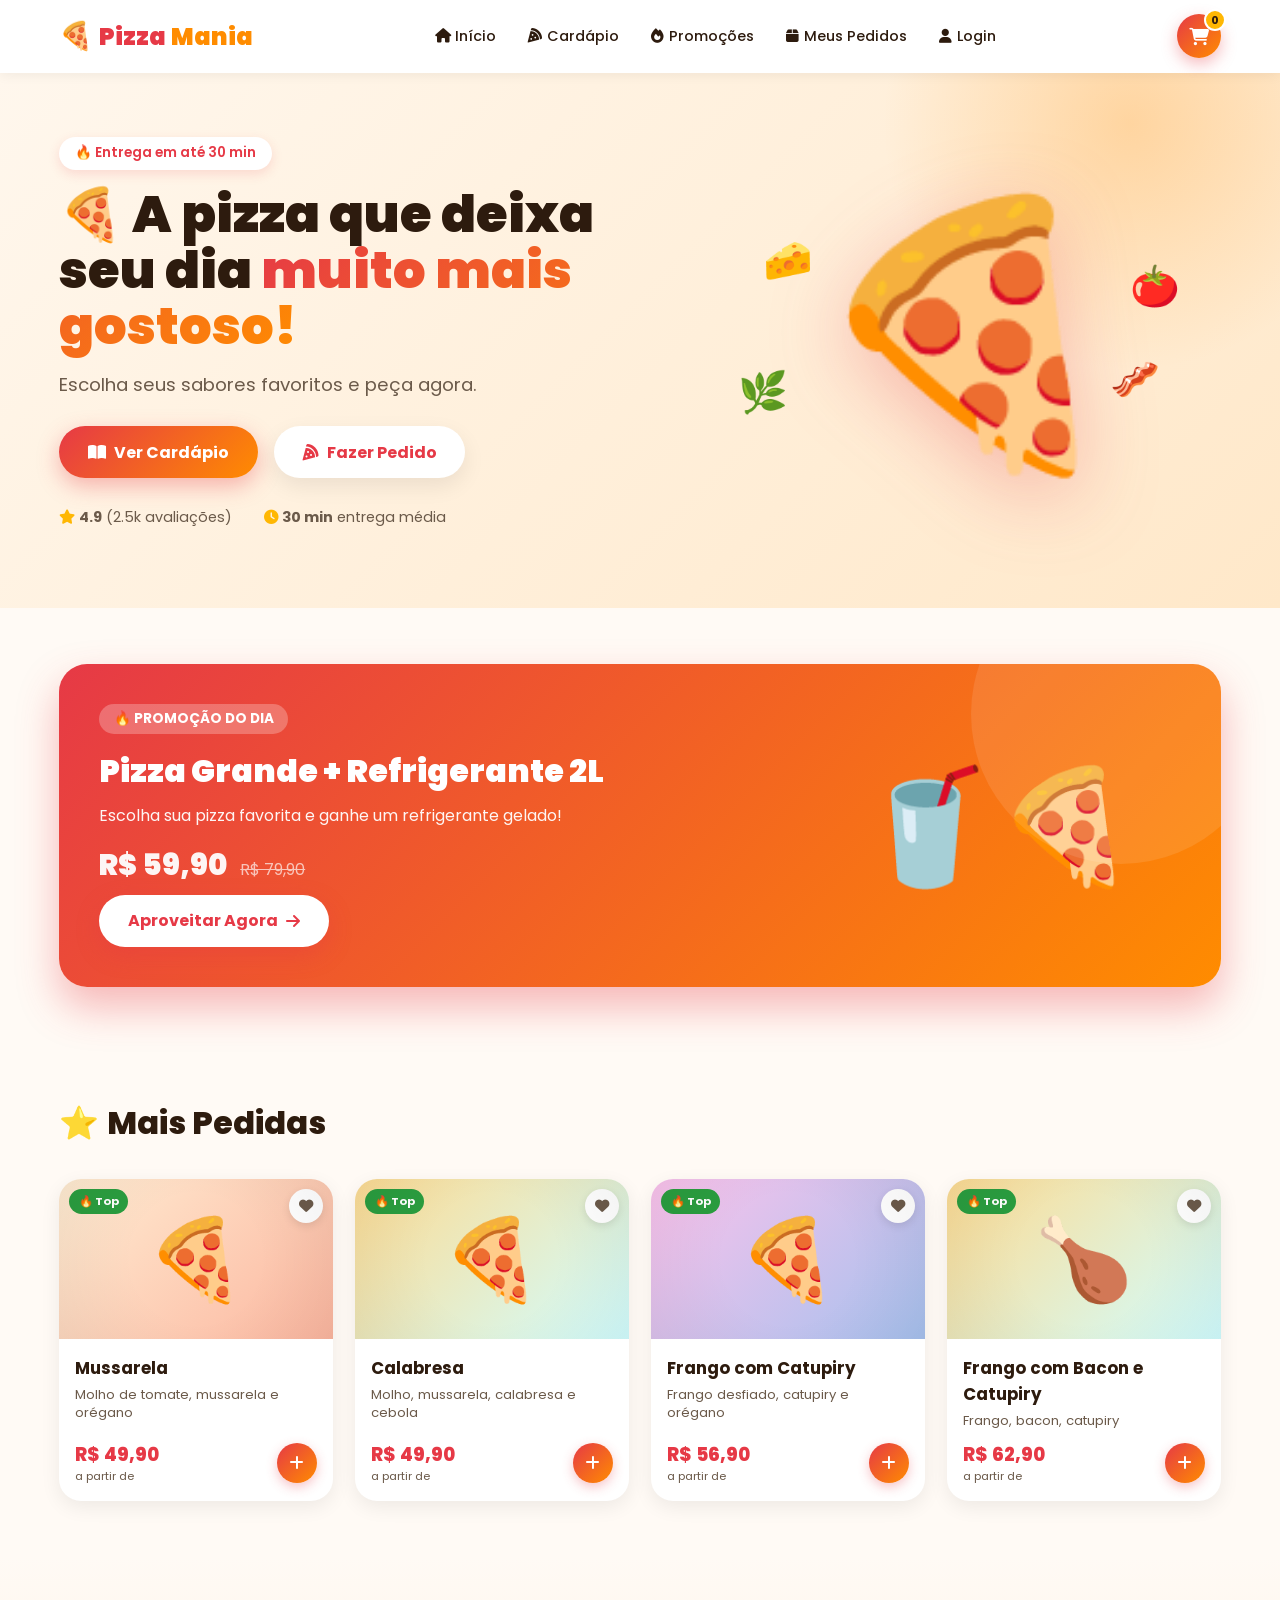
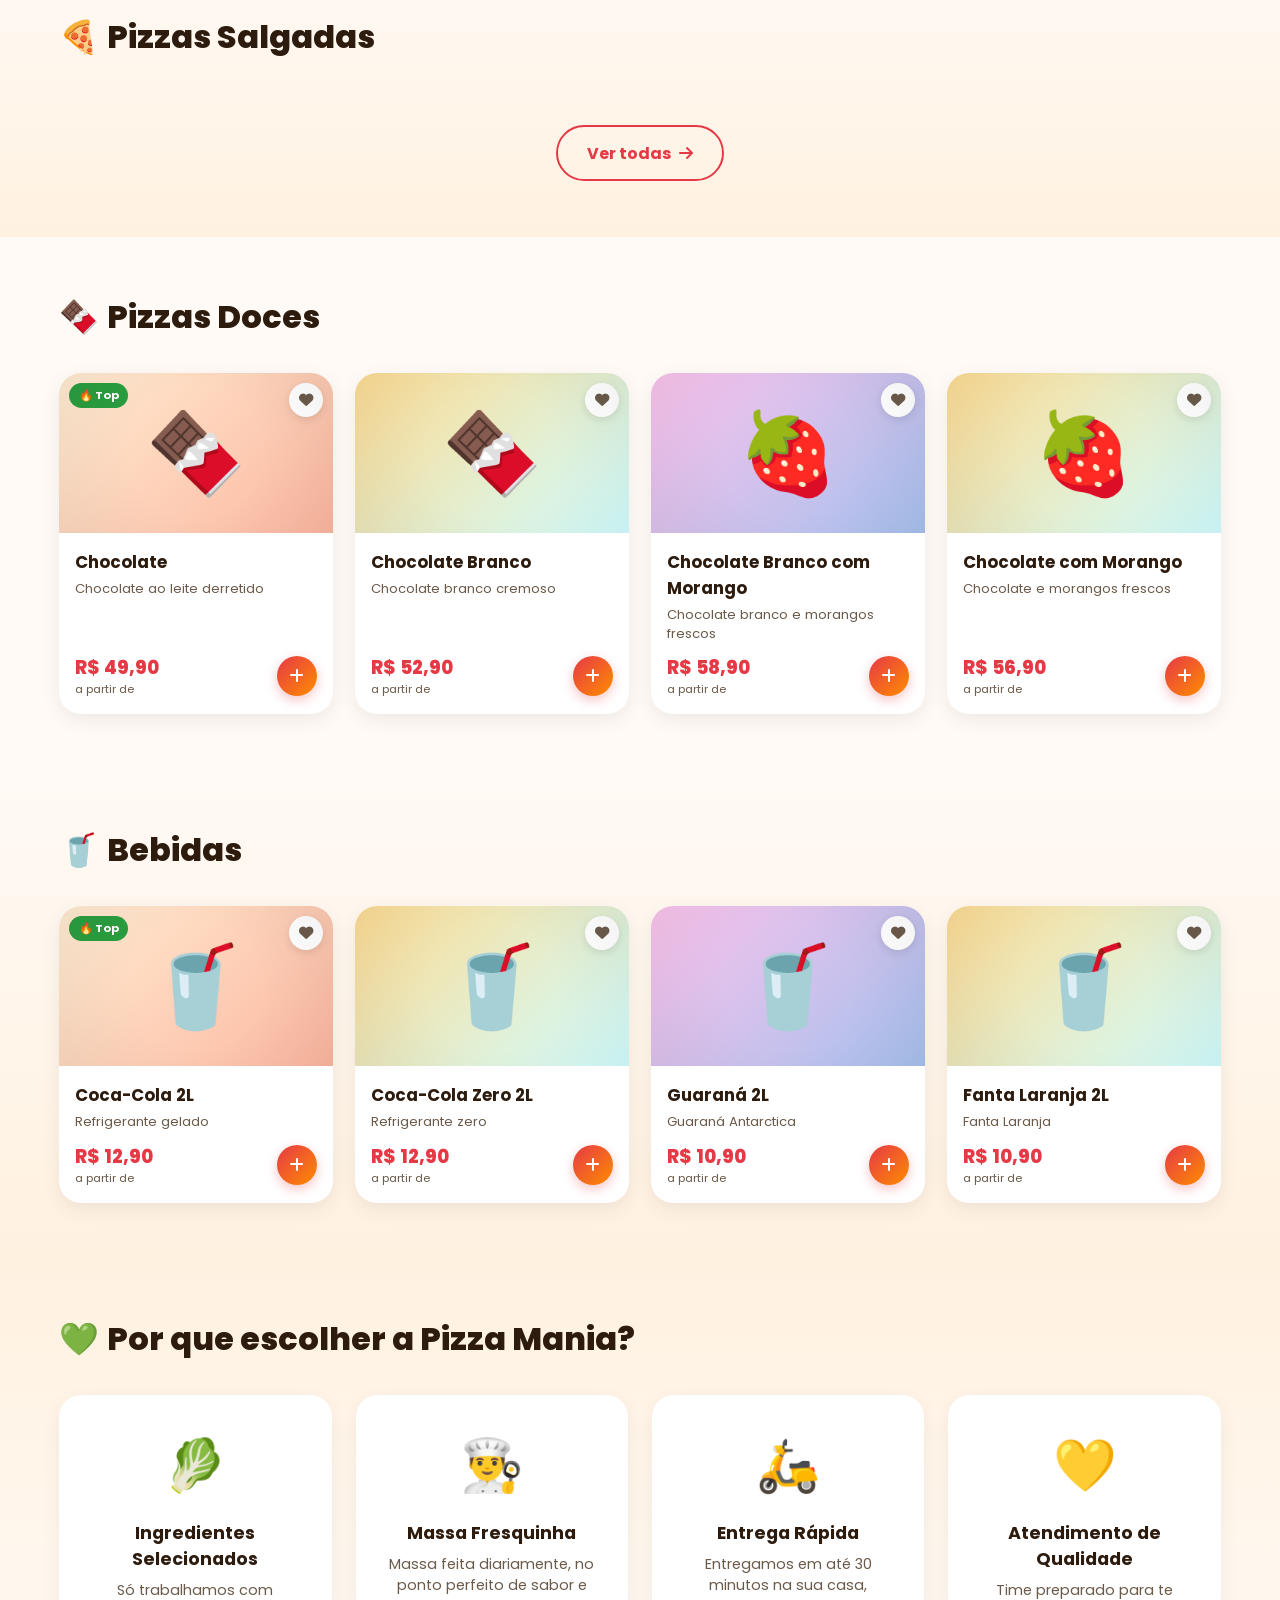
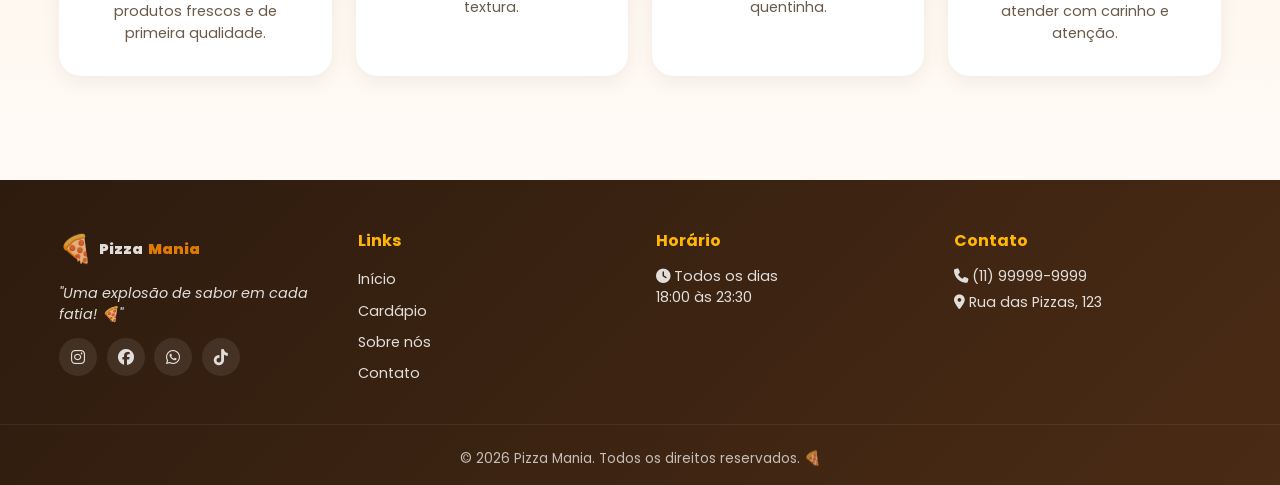
<file: index.html>
<!DOCTYPE html>
<html lang="pt-BR">
<head>
<meta charset="UTF-8">
<meta name="viewport" content="width=device-width, initial-scale=1.0">
<title>Pizza Mania 🍕 - A pizza que deixa seu dia mais gostoso</title>
<link rel="stylesheet" href="css/style.css">
<link rel="stylesheet" href="https://cdnjs.cloudflare.com/ajax/libs/font-awesome/6.5.0/css/all.min.css">
<link href="https://fonts.googleapis.com/css2?family=Poppins:wght@300;400;600;700;900&display=swap" rel="stylesheet">
</head>
<body>

<div class="loading" id="loading">
  <div class="pizza-loader">🍕</div>
</div>

<header class="header">
  <div class="container nav-wrap">
    <a href="index.html" class="logo"><span>🍕</span> Pizza<span>Mania</span></a>
    <nav class="nav" id="nav">
      <a href="index.html"><i class="fas fa-home"></i> Início</a>
      <a href="cardapio.html"><i class="fas fa-pizza-slice"></i> Cardápio</a>
      <a href="index.html#promocoes"><i class="fas fa-fire"></i> Promoções</a>
      <a href="pedido.html"><i class="fas fa-box"></i> Meus Pedidos</a>
      <a href="login.html"><i class="fas fa-user"></i> Login</a>
    </nav>
    <div class="nav-actions">
      <a href="carrinho.html" class="cart-btn">
        <i class="fas fa-shopping-cart"></i>
        <span class="cart-count" id="cartCount">0</span>
      </a>
      <button class="menu-toggle" id="menuToggle"><i class="fas fa-bars"></i></button>
    </div>
  </div>
</header>

<section class="hero">
  <div class="container hero-wrap">
    <div class="hero-text">
      <span class="badge">🔥 Entrega em até 30 min</span>
      <h1>🍕 A pizza que deixa seu dia <span>muito mais gostoso!</span></h1>
      <p>Escolha seus sabores favoritos e peça agora.</p>
      <div class="hero-buttons">
        <a href="cardapio.html" class="btn btn-primary"><i class="fas fa-book-open"></i> Ver Cardápio</a>
        <a href="pizza.html" class="btn btn-secondary"><i class="fas fa-pizza-slice"></i> Fazer Pedido</a>
      </div>
      <div class="hero-info">
        <div><i class="fas fa-star"></i> <strong>4.9</strong> (2.5k avaliações)</div>
        <div><i class="fas fa-clock"></i> <strong>30 min</strong> entrega média</div>
      </div>
    </div>
    <div class="hero-img">
      <div class="pizza-emoji">🍕</div>
      <span class="float-item i1">🧀</span>
      <span class="float-item i2">🍅</span>
      <span class="float-item i3">🌿</span>
      <span class="float-item i4">🥓</span>
    </div>
  </div>
</section>

<section class="section" id="promocoes">
  <div class="container">
    <div class="promo-banner">
      <div class="promo-content">
        <span class="promo-tag">🔥 PROMOÇÃO DO DIA</span>
        <h2>Pizza Grande + Refrigerante 2L</h2>
        <p>Escolha sua pizza favorita e ganhe um refrigerante gelado!</p>
        <p class="promo-price">R$ 59,90 <span>R$ 79,90</span></p>
        <a href="cardapio.html" class="btn btn-primary">Aproveitar Agora <i class="fas fa-arrow-right"></i></a>
      </div>
      <div class="promo-img">🥤🍕</div>
    </div>
  </div>
</section>

<section class="section">
  <div class="container">
    <h2 class="section-title"><span>⭐</span> Mais Pedidas</h2>
    <div class="products-grid" id="maisPedidas"></div>
  </div>
</section>

<section class="section bg-light">
  <div class="container">
    <h2 class="section-title"><span>🍕</span> Pizzas Salgadas</h2>
    <div class="products-grid" id="salgadas"></div>
    <div class="center-btn"><a href="cardapio.html" class="btn btn-outline">Ver todas <i class="fas fa-arrow-right"></i></a></div>
  </div>
</section>

<section class="section">
  <div class="container">
    <h2 class="section-title"><span>🍫</span> Pizzas Doces</h2>
    <div class="products-grid" id="doces"></div>
  </div>
</section>

<section class="section bg-light">
  <div class="container">
    <h2 class="section-title"><span>🥤</span> Bebidas</h2>
    <div class="products-grid" id="bebidas"></div>
  </div>
</section>

<section class="section why">
  <div class="container">
    <h2 class="section-title"><span>💚</span> Por que escolher a Pizza Mania?</h2>
    <div class="why-grid">
      <div class="why-card"><div class="why-icon">🥬</div><h3>Ingredientes Selecionados</h3><p>Só trabalhamos com produtos frescos e de primeira qualidade.</p></div>
      <div class="why-card"><div class="why-icon">👨‍🍳</div><h3>Massa Fresquinha</h3><p>Massa feita diariamente, no ponto perfeito de sabor e textura.</p></div>
      <div class="why-card"><div class="why-icon">🛵</div><h3>Entrega Rápida</h3><p>Entregamos em até 30 minutos na sua casa, quentinha.</p></div>
      <div class="why-card"><div class="why-icon">💛</div><h3>Atendimento de Qualidade</h3><p>Time preparado para te atender com carinho e atenção.</p></div>
    </div>
  </div>
</section>

<footer class="footer">
  <div class="container footer-grid">
    <div>
      <a href="index.html" class="logo"><span>🍕</span> Pizza<span>Mania</span></a>
      <p class="footer-tag">"Uma explosão de sabor em cada fatia! 🍕"</p>
      <div class="socials">
        <a href="#"><i class="fab fa-instagram"></i></a>
        <a href="#"><i class="fab fa-facebook"></i></a>
        <a href="#"><i class="fab fa-whatsapp"></i></a>
        <a href="#"><i class="fab fa-tiktok"></i></a>
      </div>
    </div>
    <div>
      <h4>Links</h4>
      <ul>
        <li><a href="index.html">Início</a></li>
        <li><a href="cardapio.html">Cardápio</a></li>
        <li><a href="#">Sobre nós</a></li>
        <li><a href="#">Contato</a></li>
      </ul>
    </div>
    <div>
      <h4>Horário</h4>
      <p><i class="fas fa-clock"></i> Todos os dias<br>18:00 às 23:30</p>
    </div>
    <div>
      <h4>Contato</h4>
      <p><i class="fas fa-phone"></i> (11) 99999-9999</p>
      <p><i class="fas fa-map-marker-alt"></i> Rua das Pizzas, 123</p>
    </div>
  </div>
  <div class="footer-bottom">© 2026 Pizza Mania. Todos os direitos reservados. 🍕</div>
</footer>

<button class="back-to-top" id="backToTop"><i class="fas fa-chevron-up"></i></button>

<script src="js/produtos.js"></script>
<script src="js/script.js"></script>
<script>
  document.addEventListener('DOMContentLoaded', () => {
    renderProductCards('maisPedidas', PRODUTOS.filter(p => p.destaque).slice(0,4));
    renderProductCards('salgadas', PRODUTOS.filter(p => p.categoria === 'salgadas').slice(0,4));
    renderProductCards('doces', PRODUTOS.filter(p => p.categoria === 'doces').slice(0,4));
    renderProductCards('bebidas', PRODUTOS.filter(p => p.categoria === 'bebidas').slice(0,4));
  });
</script>
</body>
</html>
</file>
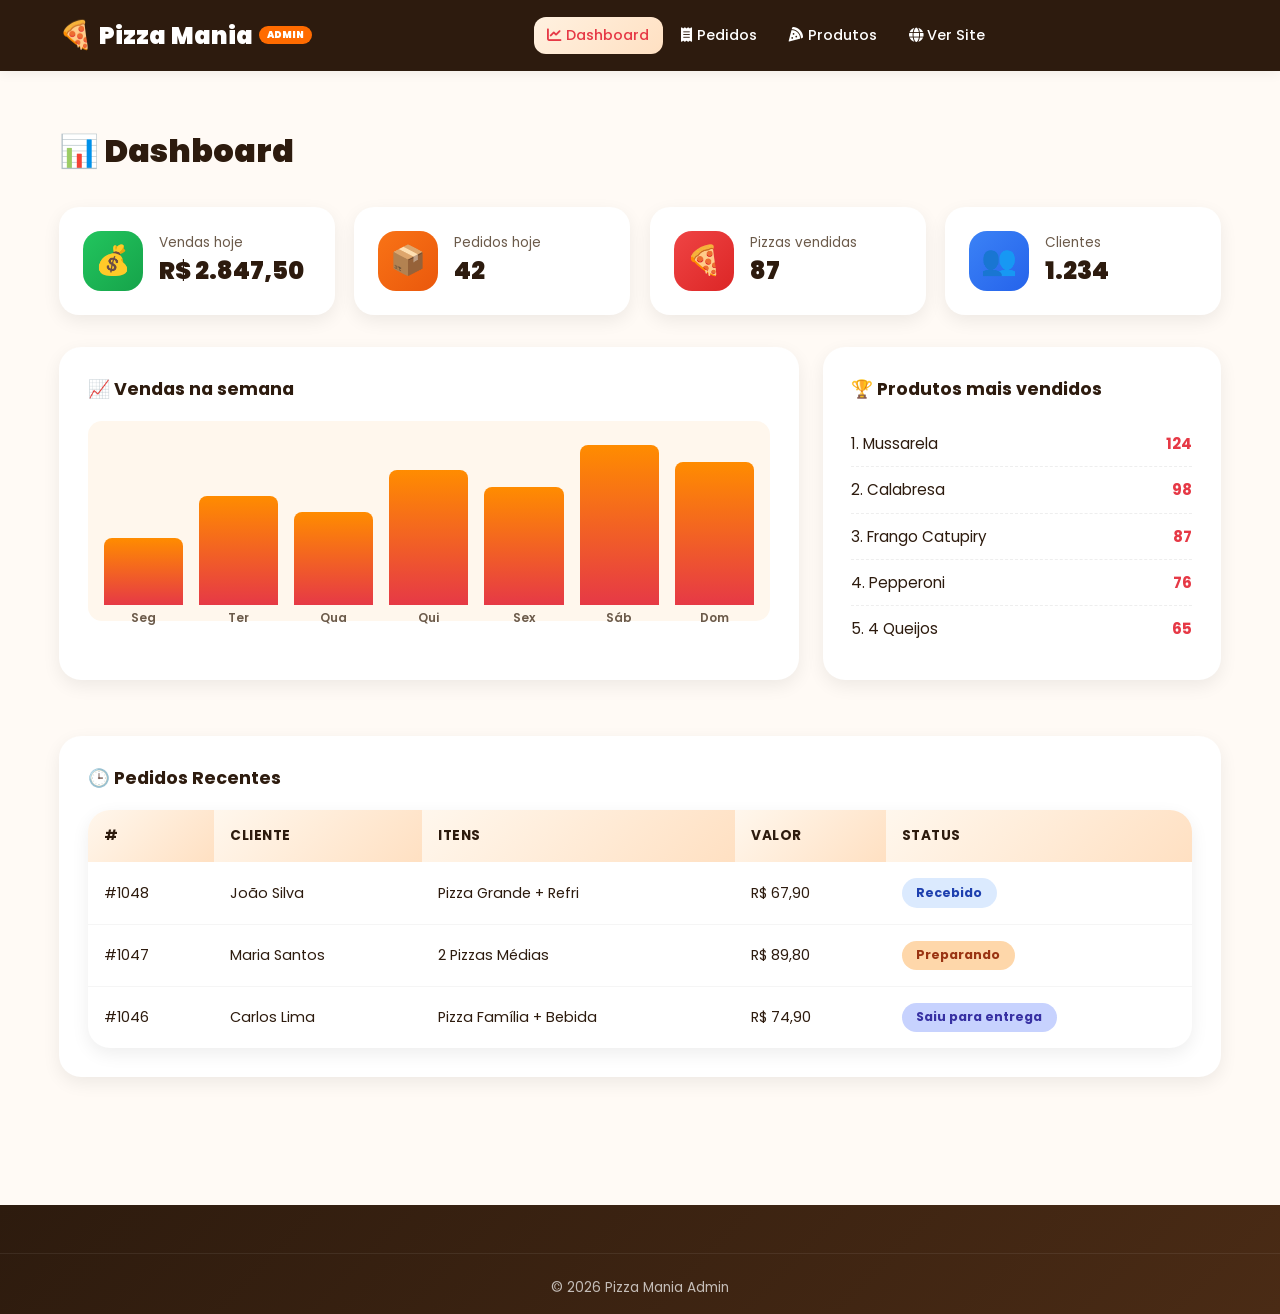
<file: admin.html>
<!DOCTYPE html>
<html lang="pt-BR">
<head>
<meta charset="UTF-8">
<meta name="viewport" content="width=device-width, initial-scale=1.0">
<title>Admin · Pizza Mania</title>
<link rel="stylesheet" href="css/style.css">
<link rel="stylesheet" href="https://cdnjs.cloudflare.com/ajax/libs/font-awesome/6.5.0/css/all.min.css">
<link href="https://fonts.googleapis.com/css2?family=Poppins:wght@300;400;600;700;900&display=swap" rel="stylesheet">
</head>
<body>

<header class="header admin-header">
  <div class="container nav-wrap">
    <a href="admin.html" class="logo"><span>🍕</span> Pizza<span>Mania</span> <small style="font-size:.6rem;background:#ff6b00;padding:2px 8px;border-radius:20px">ADMIN</small></a>
    <nav class="nav" id="nav">
      <a href="admin.html" class="active"><i class="fas fa-chart-line"></i> Dashboard</a>
      <a href="pedidos-admin.html"><i class="fas fa-receipt"></i> Pedidos</a>
      <a href="produtos-admin.html"><i class="fas fa-pizza-slice"></i> Produtos</a>
      <a href="index.html"><i class="fas fa-globe"></i> Ver Site</a>
    </nav>
    <div class="nav-actions"><button class="menu-toggle" id="menuToggle"><i class="fas fa-bars"></i></button></div>
  </div>
</header>

<section class="section">
  <div class="container">
    <h1 class="admin-title">📊 Dashboard</h1>

    <div class="admin-cards">
      <div class="admin-card"><div class="ac-icon" style="background:linear-gradient(135deg,#22c55e,#16a34a)">💰</div><div><p>Vendas hoje</p><h2>R$ 2.847,50</h2></div></div>
      <div class="admin-card"><div class="ac-icon" style="background:linear-gradient(135deg,#f97316,#ea580c)">📦</div><div><p>Pedidos hoje</p><h2>42</h2></div></div>
      <div class="admin-card"><div class="ac-icon" style="background:linear-gradient(135deg,#ef4444,#dc2626)">🍕</div><div><p>Pizzas vendidas</p><h2>87</h2></div></div>
      <div class="admin-card"><div class="ac-icon" style="background:linear-gradient(135deg,#3b82f6,#2563eb)">👥</div><div><p>Clientes</p><h2>1.234</h2></div></div>
    </div>

    <div class="admin-grid">
      <div class="admin-box">
        <h3>📈 Vendas na semana</h3>
        <div class="chart">
          <div class="bar" style="height:40%"><span>Seg</span></div>
          <div class="bar" style="height:65%"><span>Ter</span></div>
          <div class="bar" style="height:55%"><span>Qua</span></div>
          <div class="bar" style="height:80%"><span>Qui</span></div>
          <div class="bar" style="height:70%"><span>Sex</span></div>
          <div class="bar" style="height:95%"><span>Sáb</span></div>
          <div class="bar" style="height:85%"><span>Dom</span></div>
        </div>
      </div>
      <div class="admin-box">
        <h3>🏆 Produtos mais vendidos</h3>
        <ul class="top-list">
          <li><span>1. Mussarela</span><strong>124</strong></li>
          <li><span>2. Calabresa</span><strong>98</strong></li>
          <li><span>3. Frango Catupiry</span><strong>87</strong></li>
          <li><span>4. Pepperoni</span><strong>76</strong></li>
          <li><span>5. 4 Queijos</span><strong>65</strong></li>
        </ul>
      </div>
    </div>

    <div class="admin-box">
      <h3>🕒 Pedidos Recentes</h3>
      <div class="tabela-wrap">
        <table class="tabela">
          <thead><tr><th>#</th><th>Cliente</th><th>Itens</th><th>Valor</th><th>Status</th></tr></thead>
          <tbody>
            <tr><td>#1048</td><td>João Silva</td><td>Pizza Grande + Refri</td><td>R$ 67,90</td><td><span class="status-badge status-recebido">Recebido</span></td></tr>
            <tr><td>#1047</td><td>Maria Santos</td><td>2 Pizzas Médias</td><td>R$ 89,80</td><td><span class="status-badge status-preparando">Preparando</span></td></tr>
            <tr><td>#1046</td><td>Carlos Lima</td><td>Pizza Família + Bebida</td><td>R$ 74,90</td><td><span class="status-badge status-entrega">Saiu para entrega</span></td></tr>
          </tbody>
        </table>
      </div>
    </div>
  </div>
</section>

<footer class="footer"><div class="footer-bottom">© 2026 Pizza Mania Admin</div></footer>

<script src="js/script.js"></script>
</body>
</html>
</file>
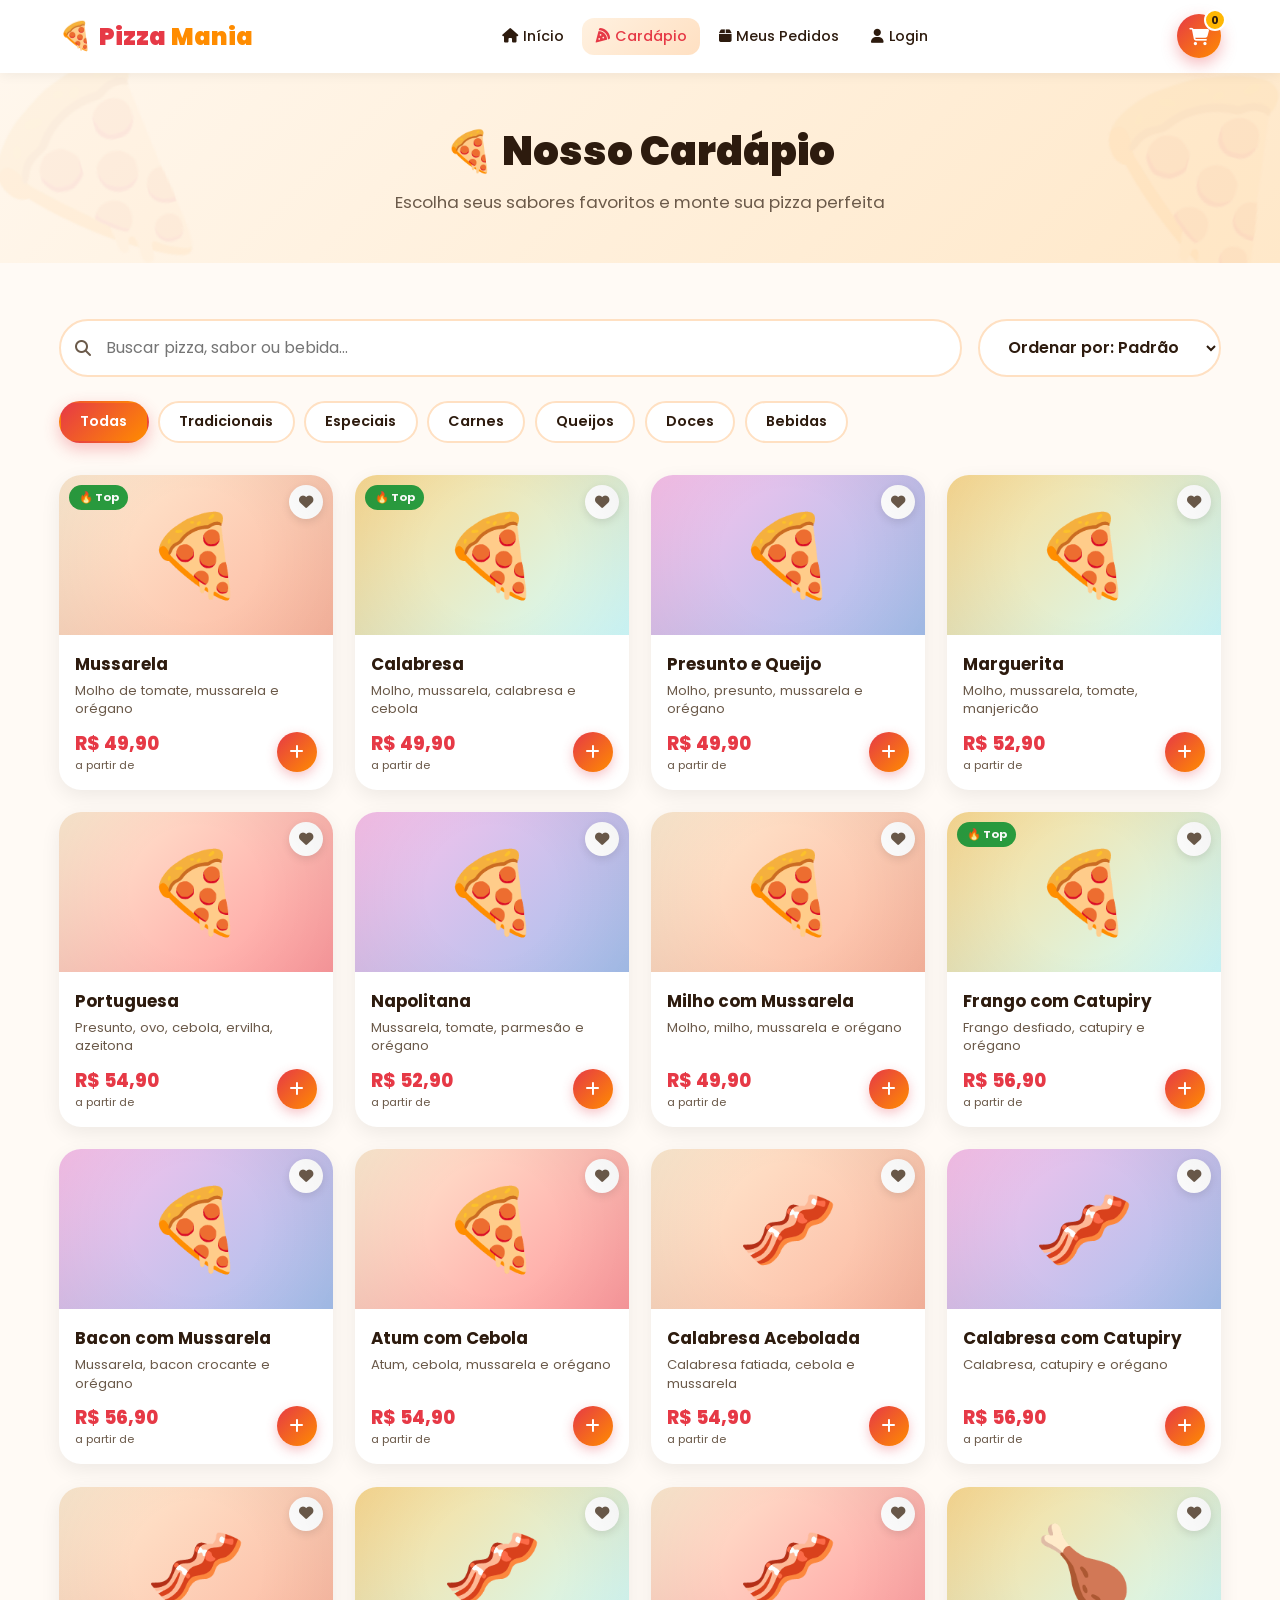
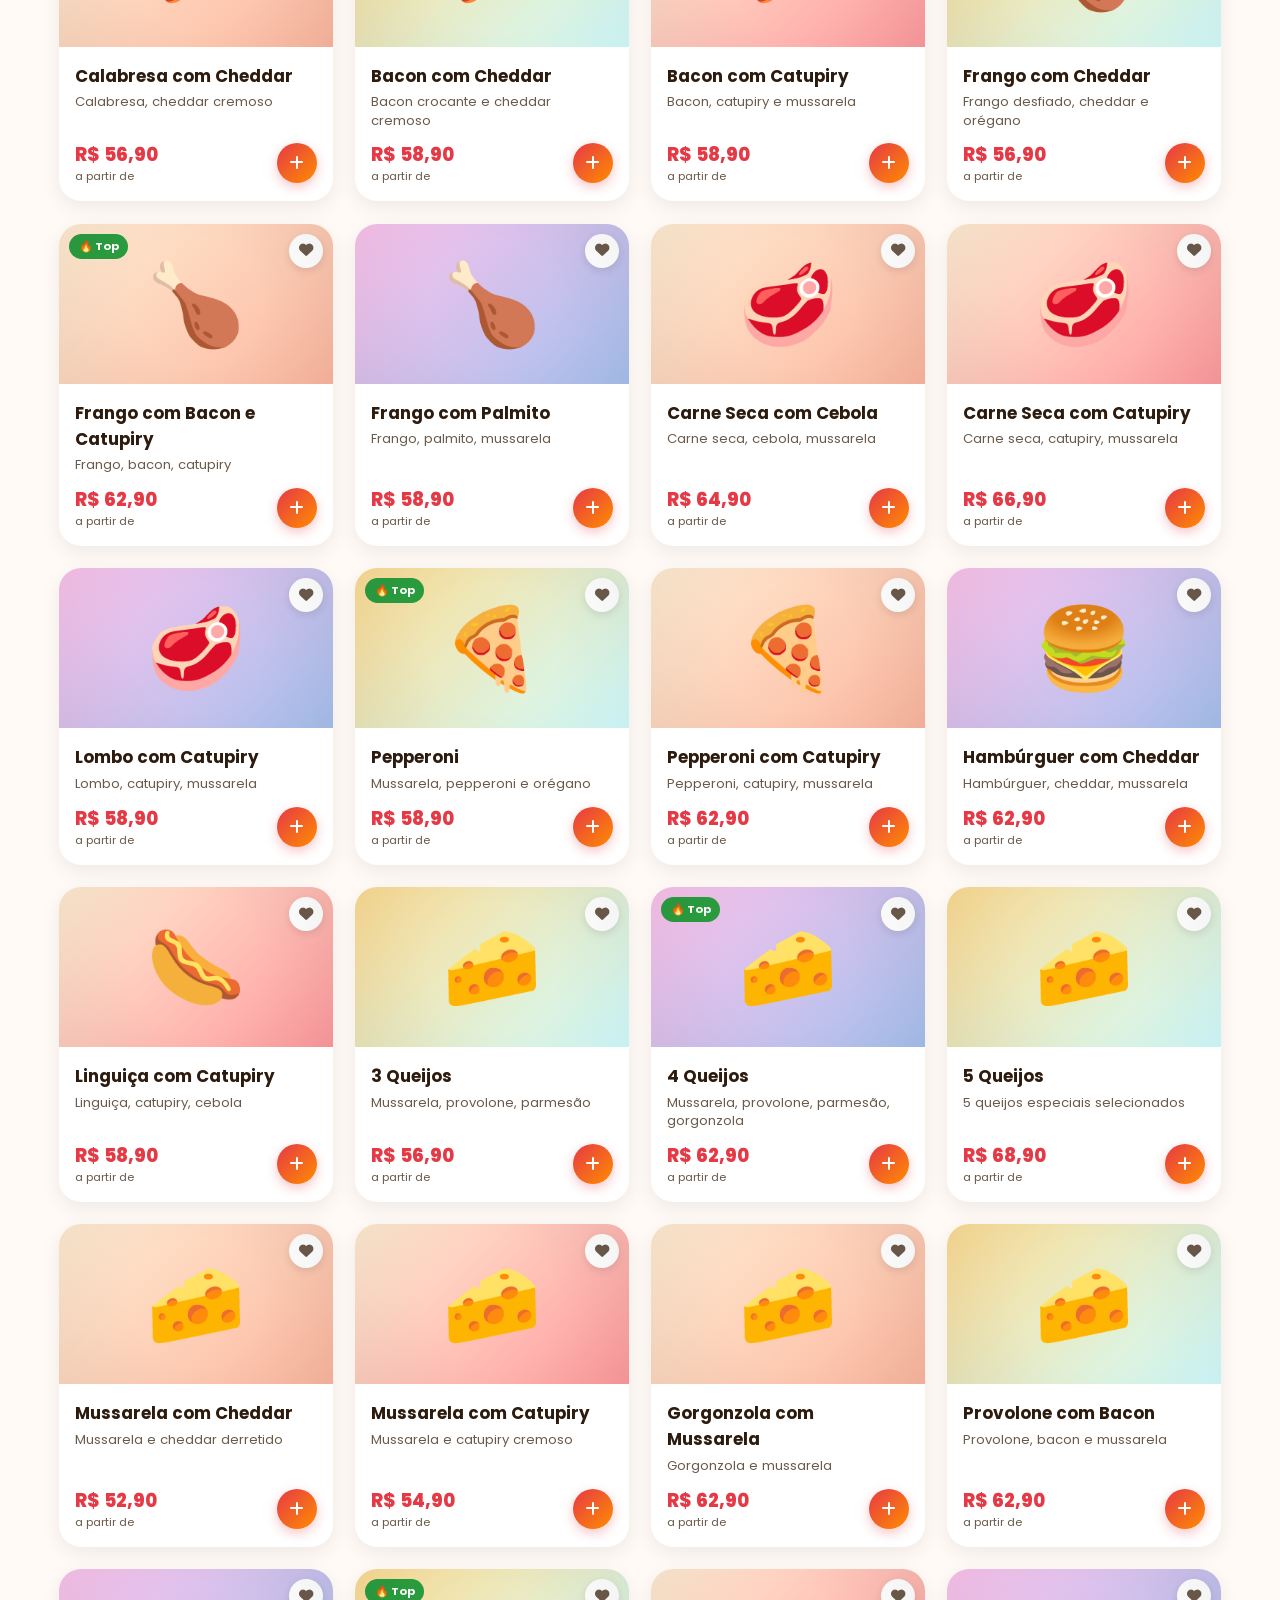
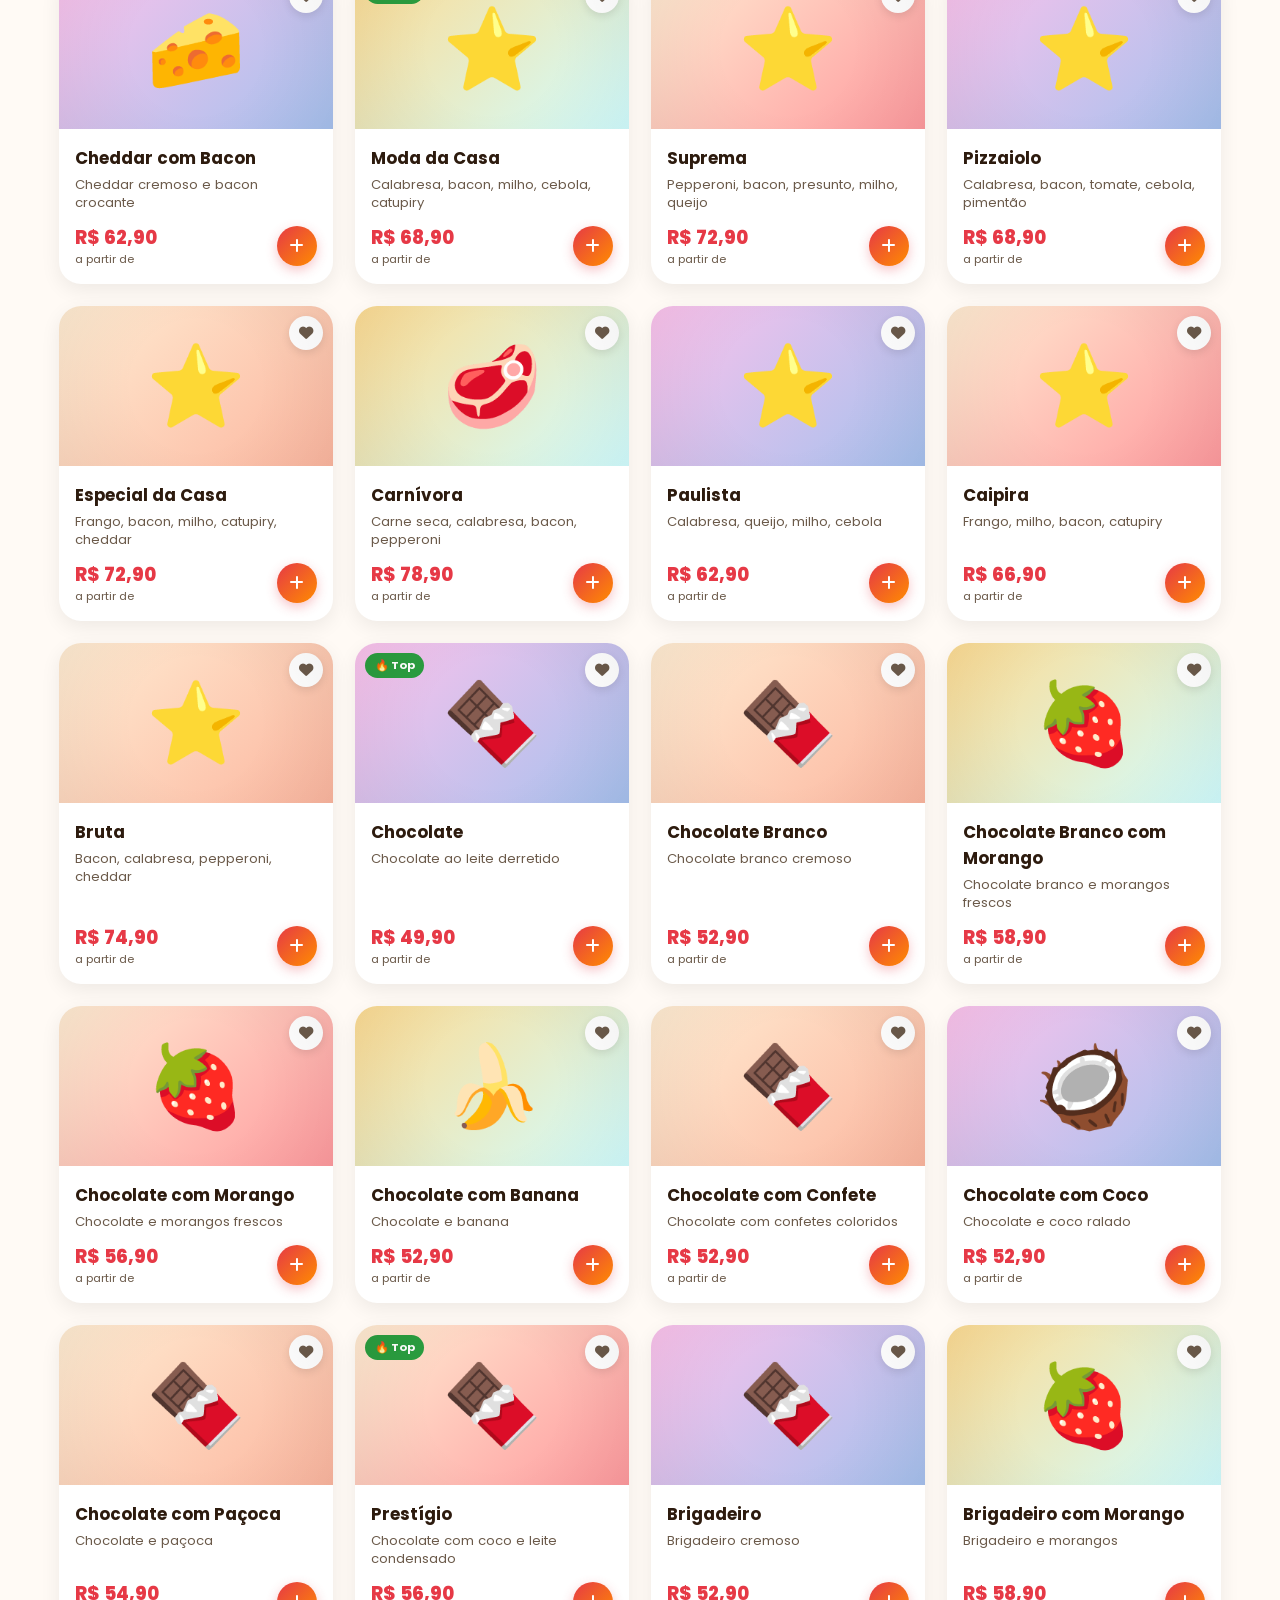
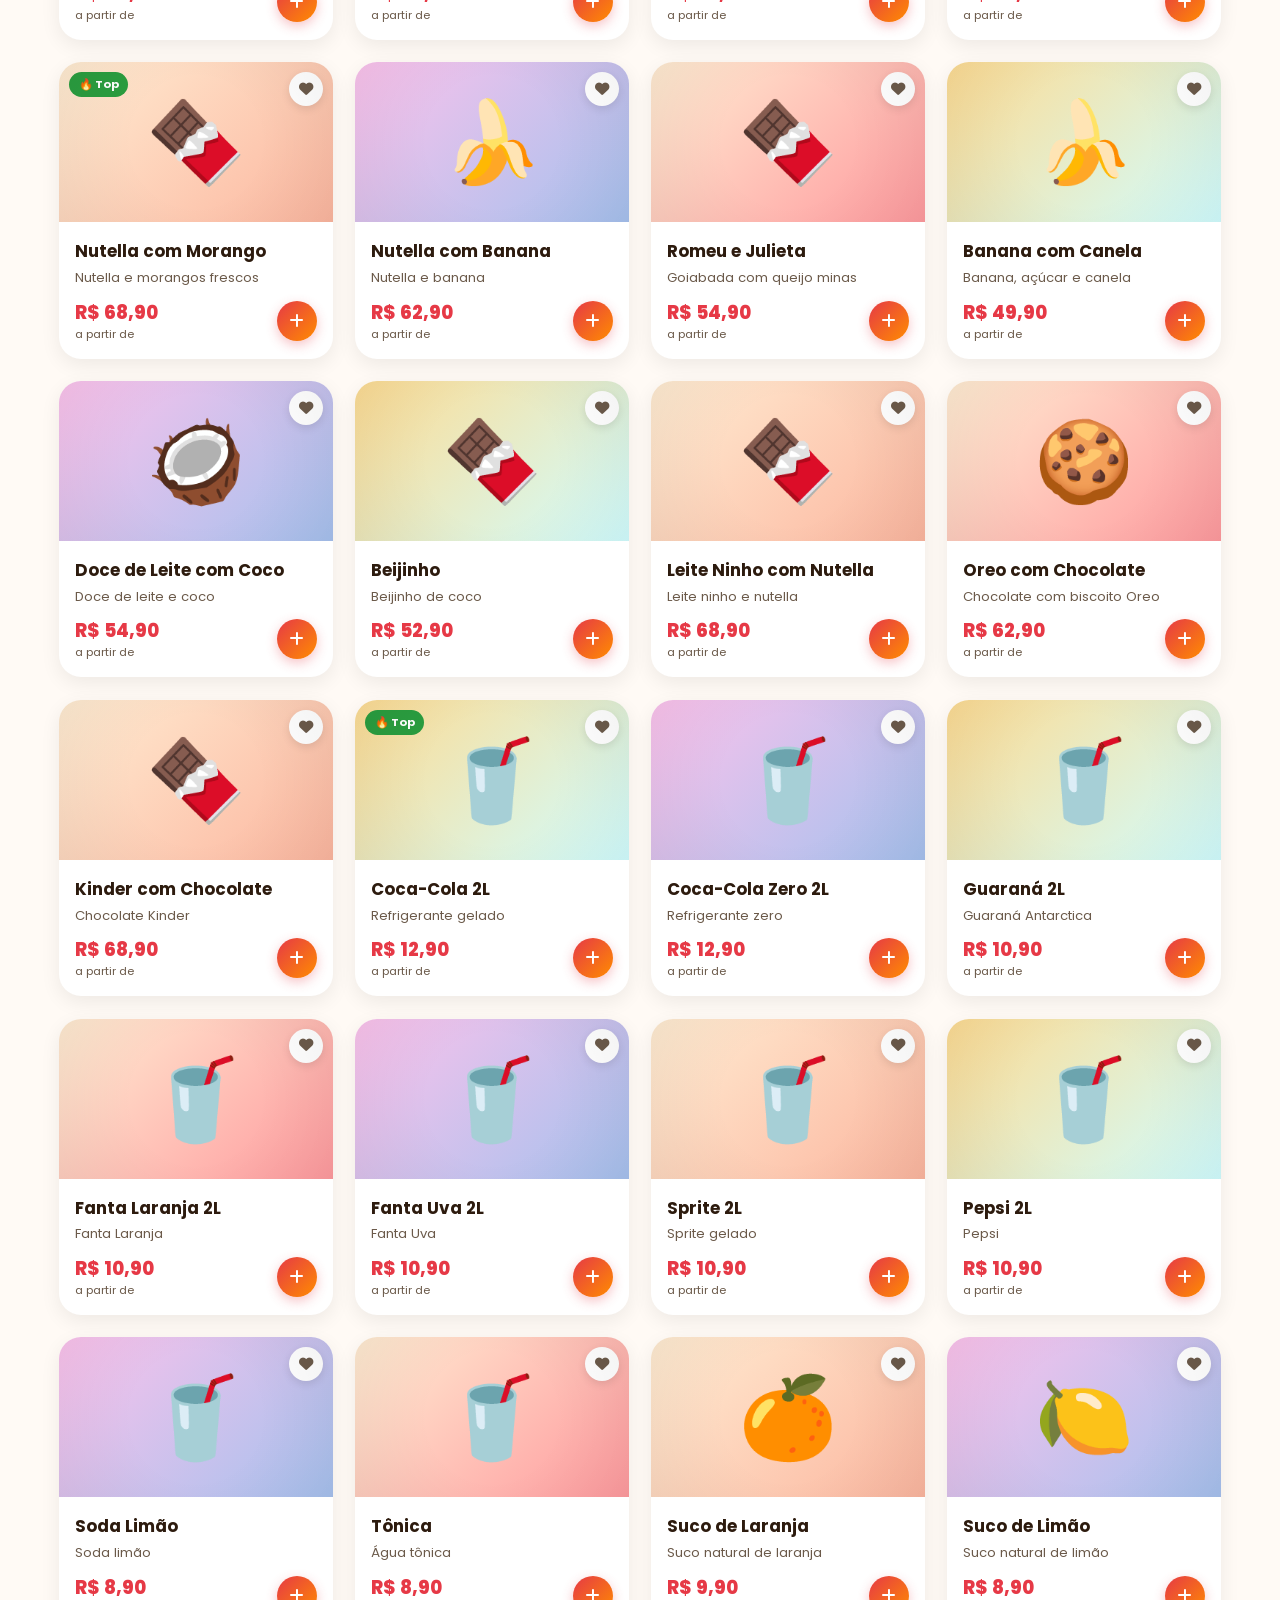
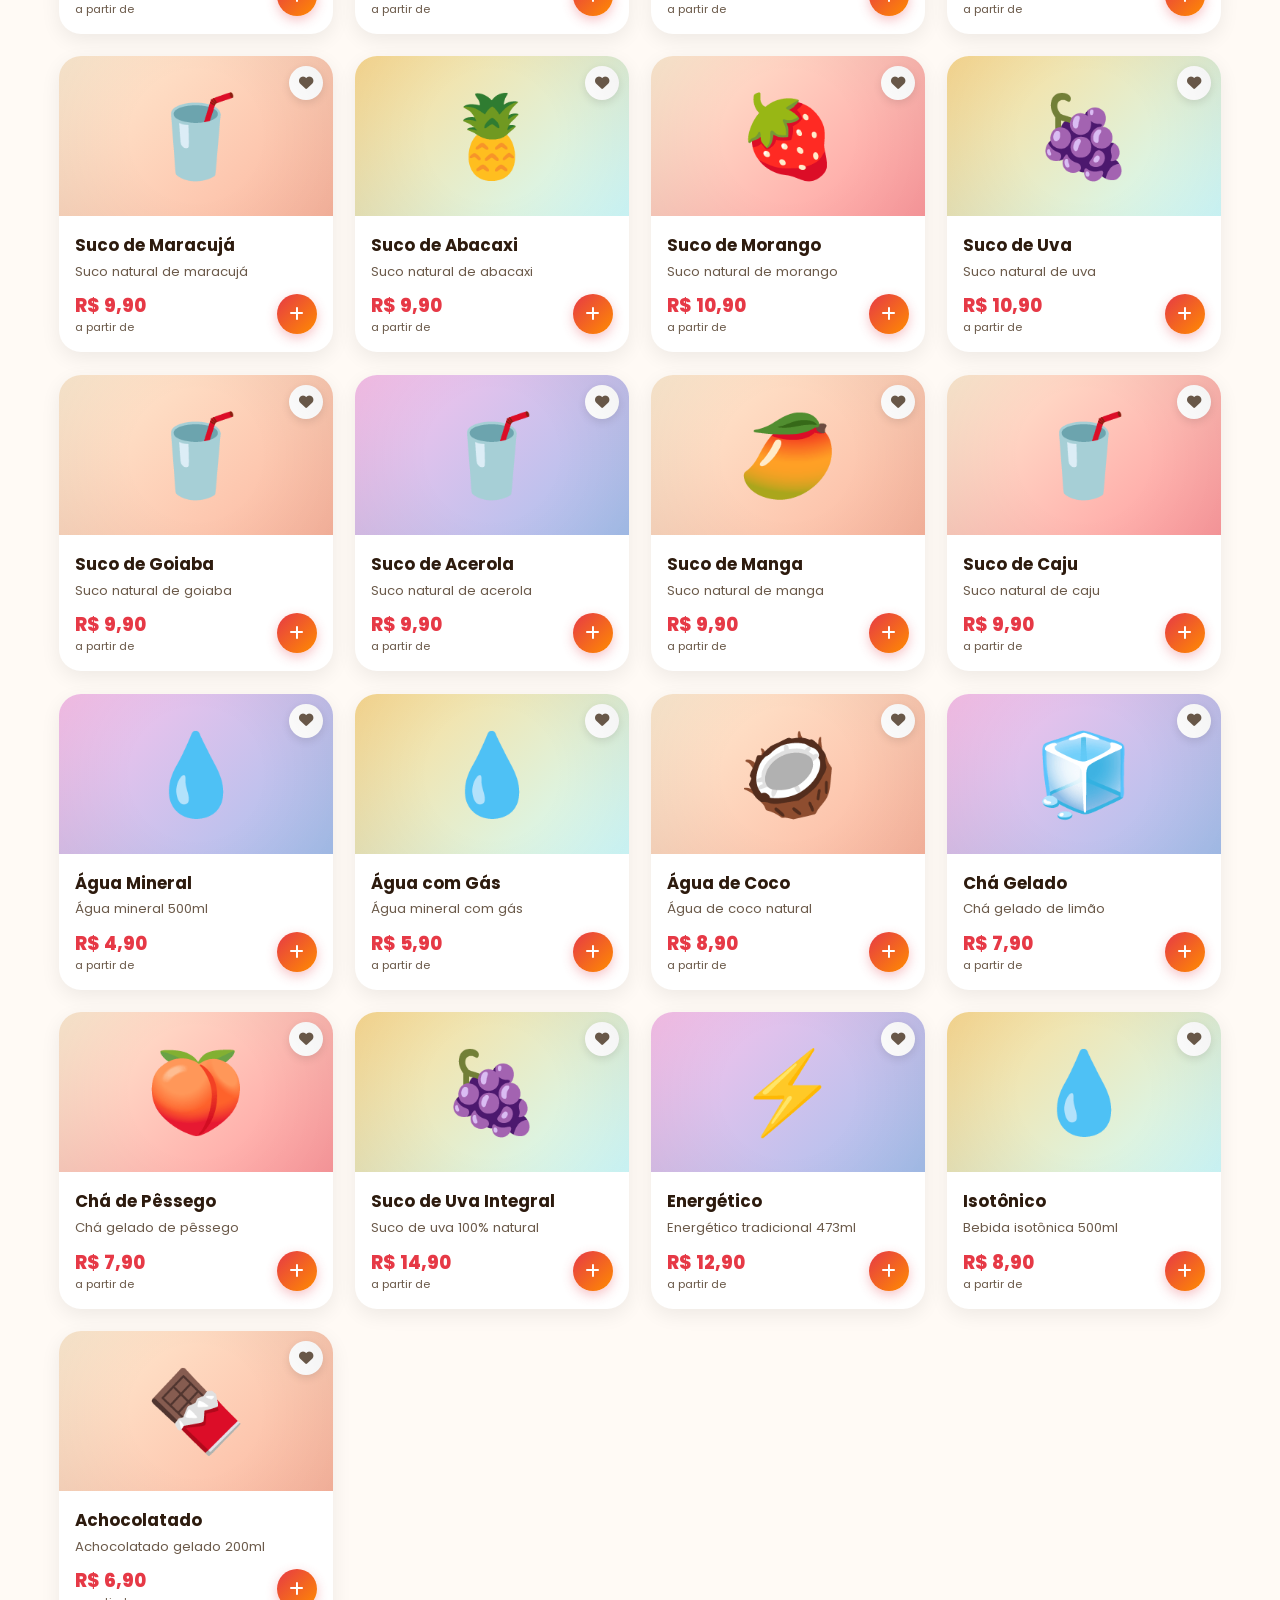
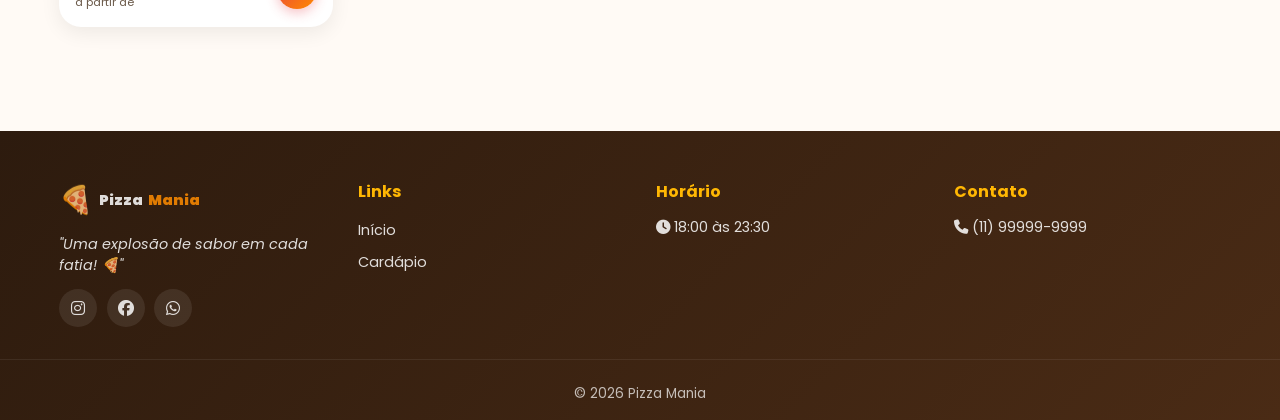
<file: cardapio.html>
<!DOCTYPE html>
<html lang="pt-BR">
<head>
<meta charset="UTF-8">
<meta name="viewport" content="width=device-width, initial-scale=1.0">
<title>Cardápio · Pizza Mania</title>
<link rel="stylesheet" href="css/style.css">
<link rel="stylesheet" href="https://cdnjs.cloudflare.com/ajax/libs/font-awesome/6.5.0/css/all.min.css">
<link href="https://fonts.googleapis.com/css2?family=Poppins:wght@300;400;600;700;900&display=swap" rel="stylesheet">
</head>
<body>

<header class="header">
  <div class="container nav-wrap">
    <a href="index.html" class="logo"><span>🍕</span> Pizza<span>Mania</span></a>
    <nav class="nav" id="nav">
      <a href="index.html"><i class="fas fa-home"></i> Início</a>
      <a href="cardapio.html" class="active"><i class="fas fa-pizza-slice"></i> Cardápio</a>
      <a href="pedido.html"><i class="fas fa-box"></i> Meus Pedidos</a>
      <a href="login.html"><i class="fas fa-user"></i> Login</a>
    </nav>
    <div class="nav-actions">
      <a href="carrinho.html" class="cart-btn"><i class="fas fa-shopping-cart"></i><span class="cart-count" id="cartCount">0</span></a>
      <button class="menu-toggle" id="menuToggle"><i class="fas fa-bars"></i></button>
    </div>
  </div>
</header>

<section class="page-header">
  <div class="container">
    <h1>🍕 Nosso Cardápio</h1>
    <p>Escolha seus sabores favoritos e monte sua pizza perfeita</p>
  </div>
</section>

<section class="section">
  <div class="container">
    <div class="cardapio-toolbar">
      <div class="search-box">
        <i class="fas fa-search"></i>
        <input type="text" id="busca" placeholder="Buscar pizza, sabor ou bebida...">
      </div>
      <select id="ordenar" class="ordenar">
        <option value="padrao">Ordenar por: Padrão</option>
        <option value="menor">Menor preço</option>
        <option value="maior">Maior preço</option>
        <option value="nome">Nome A-Z</option>
      </select>
    </div>

    <div class="filtros" id="filtros">
      <button class="filtro active" data-cat="todas">Todas</button>
      <button class="filtro" data-cat="tradicionais">Tradicionais</button>
      <button class="filtro" data-cat="especiais">Especiais</button>
      <button class="filtro" data-cat="carnes">Carnes</button>
      <button class="filtro" data-cat="queijos">Queijos</button>
      <button class="filtro" data-cat="doces">Doces</button>
      <button class="filtro" data-cat="bebidas">Bebidas</button>
    </div>

    <div class="products-grid" id="gridProdutos"></div>
    <div id="semResultados" class="sem-resultados" style="display:none;">
      <p>🍕 Nenhum produto encontrado.</p>
    </div>
  </div>
</section>

<footer class="footer">
  <div class="container footer-grid">
    <div>
      <a href="index.html" class="logo"><span>🍕</span> Pizza<span>Mania</span></a>
      <p class="footer-tag">"Uma explosão de sabor em cada fatia! 🍕"</p>
      <div class="socials">
        <a href="#"><i class="fab fa-instagram"></i></a>
        <a href="#"><i class="fab fa-facebook"></i></a>
        <a href="#"><i class="fab fa-whatsapp"></i></a>
      </div>
    </div>
    <div><h4>Links</h4><ul><li><a href="index.html">Início</a></li><li><a href="cardapio.html">Cardápio</a></li></ul></div>
    <div><h4>Horário</h4><p><i class="fas fa-clock"></i> 18:00 às 23:30</p></div>
    <div><h4>Contato</h4><p><i class="fas fa-phone"></i> (11) 99999-9999</p></div>
  </div>
  <div class="footer-bottom">© 2026 Pizza Mania</div>
</footer>

<button class="back-to-top" id="backToTop"><i class="fas fa-chevron-up"></i></button>

<script src="js/produtos.js"></script>
<script src="js/script.js"></script>
<script>
  let filtroAtual = 'todas';
  let buscaAtual = '';
  let ordenarAtual = 'padrao';

  function aplicarFiltros() {
    let lista = [...PRODUTOS];
    if (filtroAtual !== 'todas') lista = lista.filter(p => p.categoria === filtroAtual);
    if (buscaAtual) lista = lista.filter(p => p.nome.toLowerCase().includes(buscaAtual.toLowerCase()));
    if (ordenarAtual === 'menor') lista.sort((a,b) => a.precoBase - b.precoBase);
    if (ordenarAtual === 'maior') lista.sort((a,b) => b.precoBase - a.precoBase);
    if (ordenarAtual === 'nome') lista.sort((a,b) => a.nome.localeCompare(b.nome));
    document.getElementById('gridProdutos').innerHTML = lista.map(p => cardProduto(p)).join('');
    document.getElementById('semResultados').style.display = lista.length ? 'none' : 'block';
    bindCardEvents();
  }

  document.getElementById('busca').addEventListener('input', e => { buscaAtual = e.target.value; aplicarFiltros(); });
  document.getElementById('ordenar').addEventListener('change', e => { ordenarAtual = e.target.value; aplicarFiltros(); });
  document.querySelectorAll('.filtro').forEach(btn => {
    btn.addEventListener('click', () => {
      document.querySelectorAll('.filtro').forEach(b => b.classList.remove('active'));
      btn.classList.add('active');
      filtroAtual = btn.dataset.cat;
      aplicarFiltros();
    });
  });

  aplicarFiltros();
</script>
</body>
</html>
</file>
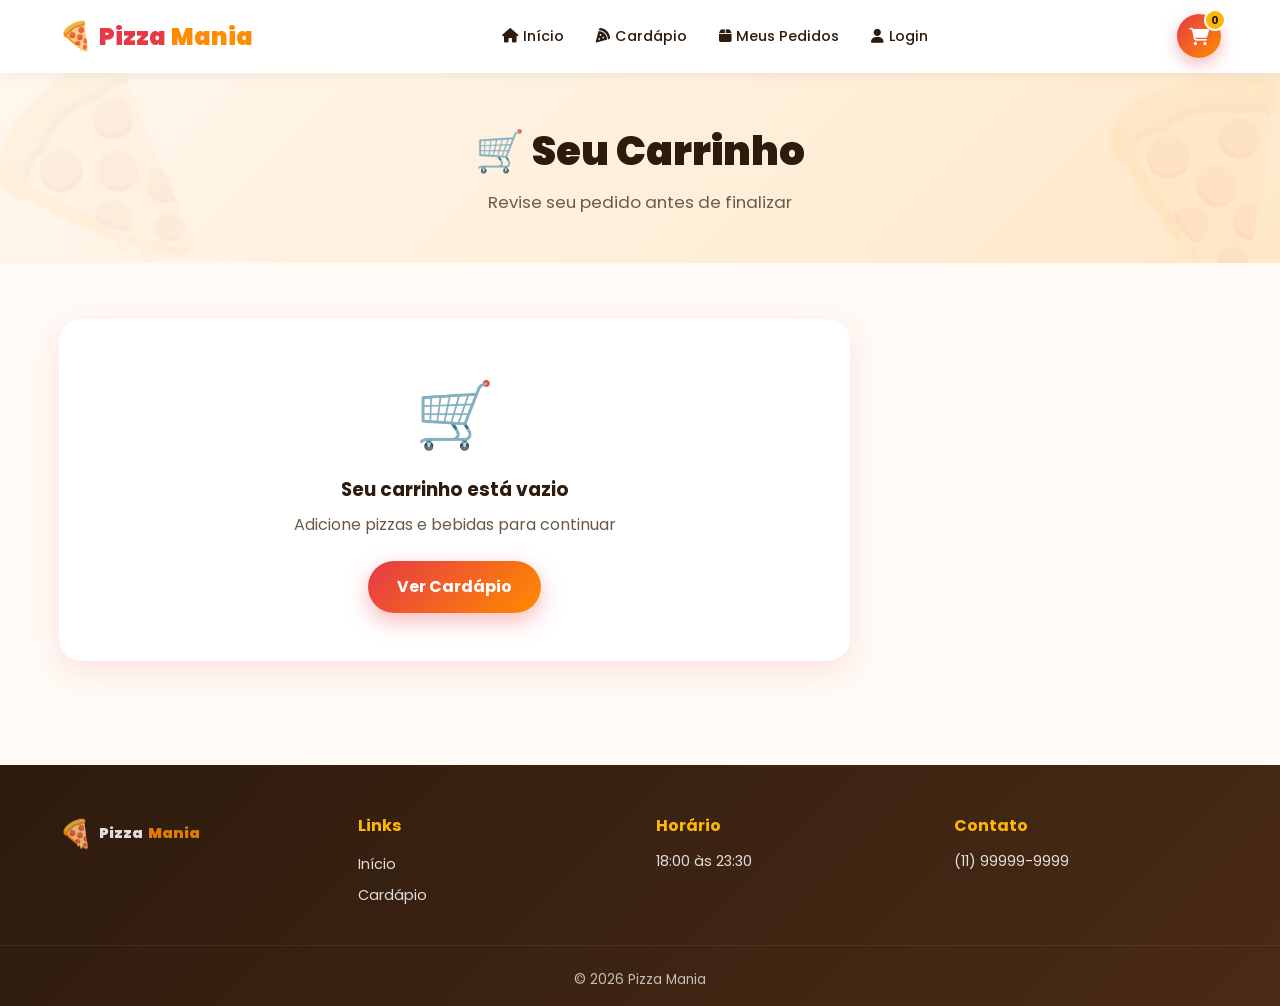
<file: carrinho.html>
<!DOCTYPE html>
<html lang="pt-BR">
<head>
<meta charset="UTF-8">
<meta name="viewport" content="width=device-width, initial-scale=1.0">
<title>Carrinho · Pizza Mania</title>
<link rel="stylesheet" href="css/style.css">
<link rel="stylesheet" href="https://cdnjs.cloudflare.com/ajax/libs/font-awesome/6.5.0/css/all.min.css">
<link href="https://fonts.googleapis.com/css2?family=Poppins:wght@300;400;600;700;900&display=swap" rel="stylesheet">
</head>
<body>

<header class="header">
  <div class="container nav-wrap">
    <a href="index.html" class="logo"><span>🍕</span> Pizza<span>Mania</span></a>
    <nav class="nav" id="nav">
      <a href="index.html"><i class="fas fa-home"></i> Início</a>
      <a href="cardapio.html"><i class="fas fa-pizza-slice"></i> Cardápio</a>
      <a href="pedido.html"><i class="fas fa-box"></i> Meus Pedidos</a>
      <a href="login.html"><i class="fas fa-user"></i> Login</a>
    </nav>
    <div class="nav-actions">
      <a href="carrinho.html" class="cart-btn"><i class="fas fa-shopping-cart"></i><span class="cart-count" id="cartCount">0</span></a>
      <button class="menu-toggle" id="menuToggle"><i class="fas fa-bars"></i></button>
    </div>
  </div>
</header>

<section class="page-header">
  <div class="container"><h1>🛒 Seu Carrinho</h1><p>Revise seu pedido antes de finalizar</p></div>
</section>

<section class="section">
  <div class="container carrinho-layout">
    <div class="carrinho-itens" id="carrinhoItens"></div>
    <aside class="carrinho-resumo">
      <h3>Resumo</h3>
      <div class="resumo-item"><span>Subtotal</span><span id="cSubtotal">R$ 0,00</span></div>
      <div class="resumo-item"><span>Taxa de entrega</span><span id="cTaxa">R$ 8,00</span></div>
      <hr>
      <div class="resumo-total"><span>Total</span><strong id="cTotal">R$ 0,00</strong></div>
      <a href="checkout.html" class="btn btn-primary btn-block" id="btnCheckout"><i class="fas fa-credit-card"></i> Continuar para pagamento</a>
      <a href="cardapio.html" class="btn btn-outline btn-block" style="margin-top:.5rem"><i class="fas fa-plus"></i> Adicionar mais itens</a>
      <button class="btn-limpar" id="limparCarrinho"><i class="fas fa-trash"></i> Limpar carrinho</button>
    </aside>
  </div>
</section>

<footer class="footer">
  <div class="container footer-grid">
    <div><a href="index.html" class="logo"><span>🍕</span> Pizza<span>Mania</span></a></div>
    <div><h4>Links</h4><ul><li><a href="index.html">Início</a></li><li><a href="cardapio.html">Cardápio</a></li></ul></div>
    <div><h4>Horário</h4><p>18:00 às 23:30</p></div>
    <div><h4>Contato</h4><p>(11) 99999-9999</p></div>
  </div>
  <div class="footer-bottom">© 2026 Pizza Mania</div>
</footer>

<button class="back-to-top" id="backToTop"><i class="fas fa-chevron-up"></i></button>

<script src="js/produtos.js"></script>
<script src="js/script.js"></script>
<script src="js/carrinho.js"></script>
<script>
  function renderCarrinho() {
    const carrinho = getCarrinho();
    const box = document.getElementById('carrinhoItens');
    if (!carrinho.length) {
      box.innerHTML = `<div class="carrinho-vazio"><div style="font-size:4rem">🛒</div><h3>Seu carrinho está vazio</h3><p>Adicione pizzas e bebidas para continuar</p><a href="cardapio.html" class="btn btn-primary">Ver Cardápio</a></div>`;
      document.querySelector('.carrinho-resumo').style.display = 'none';
      return;
    }
    document.querySelector('.carrinho-resumo').style.display = 'block';
    box.innerHTML = carrinho.map((it, i) => `
      <div class="carrinho-item">
        <div class="ci-img">${it.emoji || '🍕'}</div>
        <div class="ci-info">
          <h4>${it.nome}</h4>
          ${it.detalhes ? `<small>Massa: ${it.detalhes.massa} · Borda: ${it.detalhes.borda}${it.detalhes.adicionais.length ? ' · ' + it.detalhes.adicionais.join(', ') : ''}</small>` : ''}
          ${it.obs ? `<small><i class="fas fa-comment"></i> ${it.obs}</small>` : ''}
          <p class="ci-preco">R$ ${it.preco.toFixed(2).replace('.',',')}</p>
        </div>
        <div class="ci-qtd">
          <button onclick="alterarQtd(${i}, -1)"><i class="fas fa-minus"></i></button>
          <span>${it.qtd}</span>
          <button onclick="alterarQtd(${i}, 1)"><i class="fas fa-plus"></i></button>
        </div>
        <div class="ci-subtotal">R$ ${(it.preco * it.qtd).toFixed(2).replace('.',',')}</div>
        <button class="ci-remove" onclick="removerItem(${i})"><i class="fas fa-trash"></i></button>
      </div>
    `).join('');

    const subtotal = carrinho.reduce((s,i) => s + i.preco * i.qtd, 0);
    const taxa = 8;
    document.getElementById('cSubtotal').textContent = 'R$ ' + subtotal.toFixed(2).replace('.',',');
    document.getElementById('cTaxa').textContent = 'R$ ' + taxa.toFixed(2).replace('.',',');
    document.getElementById('cTotal').textContent = 'R$ ' + (subtotal + taxa).toFixed(2).replace('.',',');
  }

  function alterarQtd(i, delta) {
    const c = getCarrinho();
    c[i].qtd += delta;
    if (c[i].qtd < 1) c[i].qtd = 1;
    setCarrinho(c); renderCarrinho(); updateCartCount();
  }
  function removerItem(i) {
    const c = getCarrinho();
    c.splice(i, 1);
    setCarrinho(c); renderCarrinho(); updateCartCount();
    showToast('Item removido', 'info');
  }
  document.getElementById('limparCarrinho')?.addEventListener('click', () => {
    if (confirm('Tem certeza que deseja limpar todo o carrinho?')) {
      setCarrinho([]); renderCarrinho(); updateCartCount();
      showToast('Carrinho limpo', 'info');
    }
  });

  renderCarrinho();
</script>
</body>
</html>
</file>
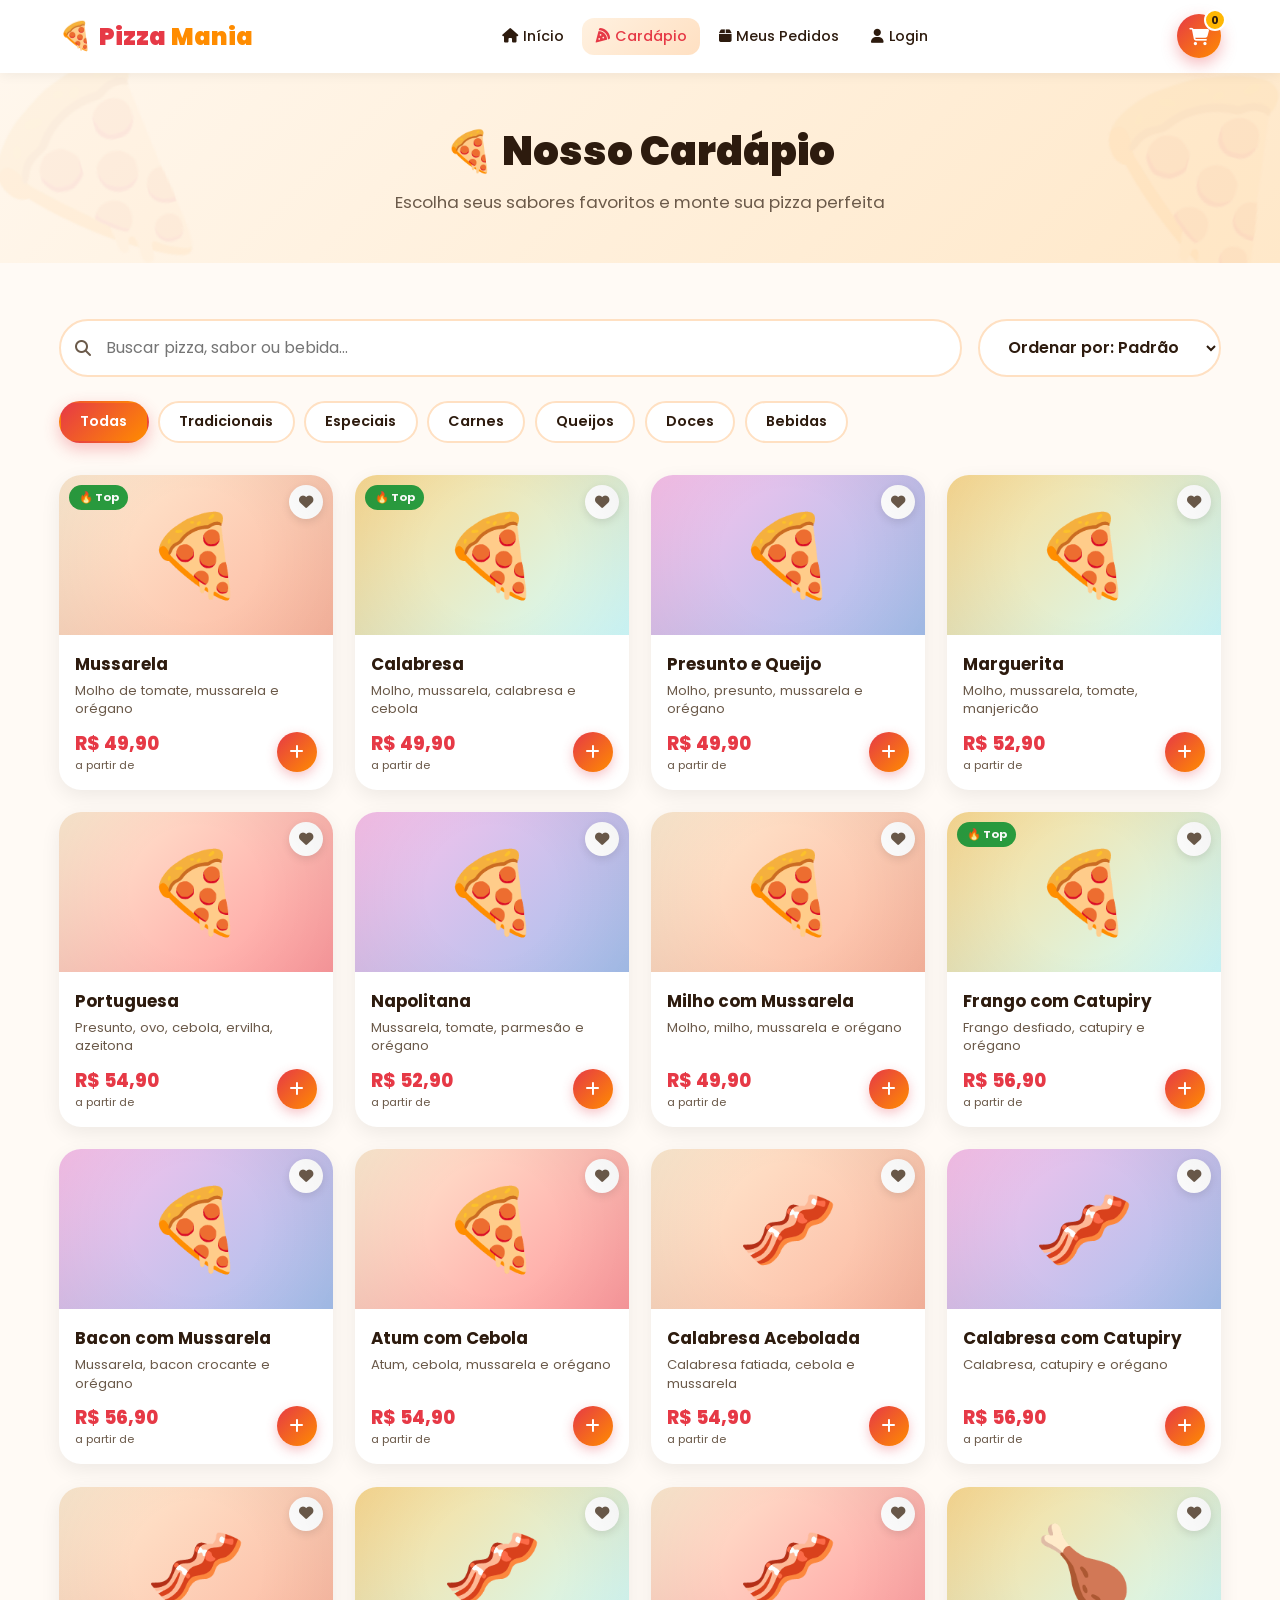
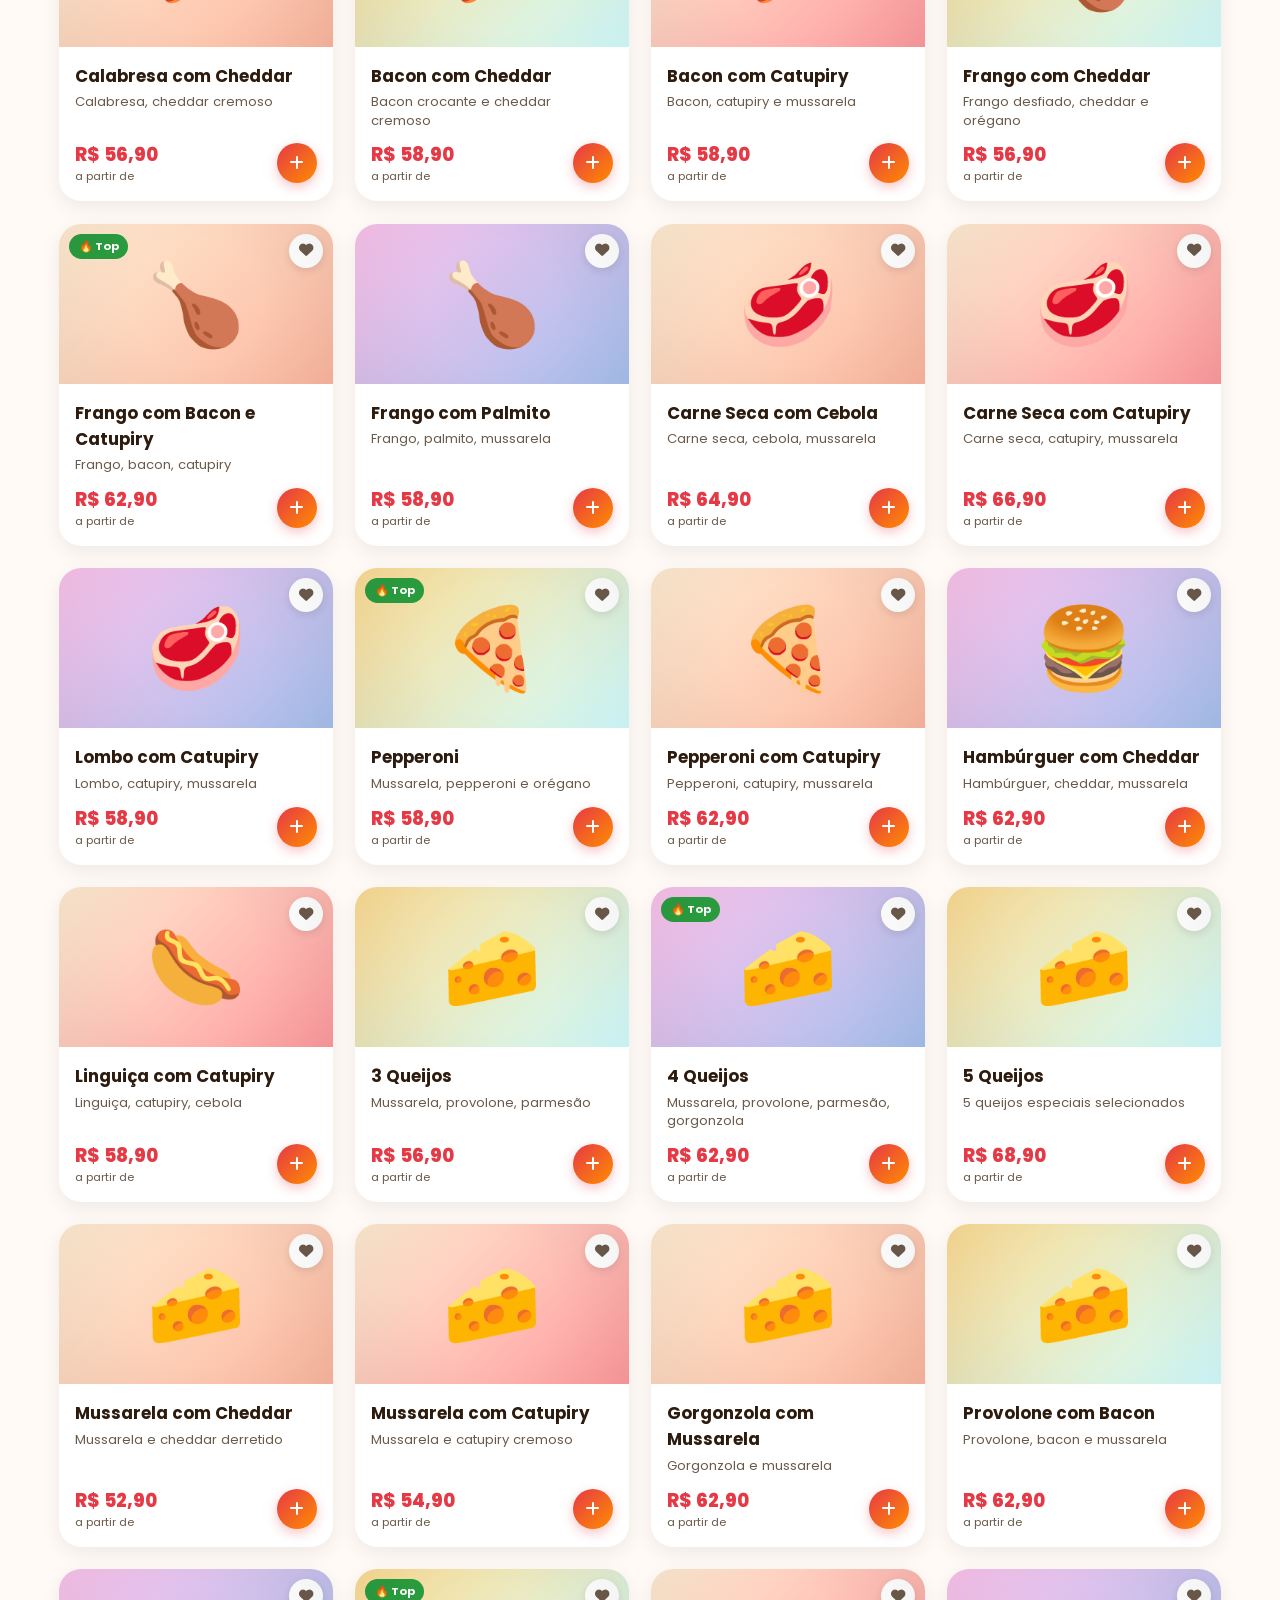
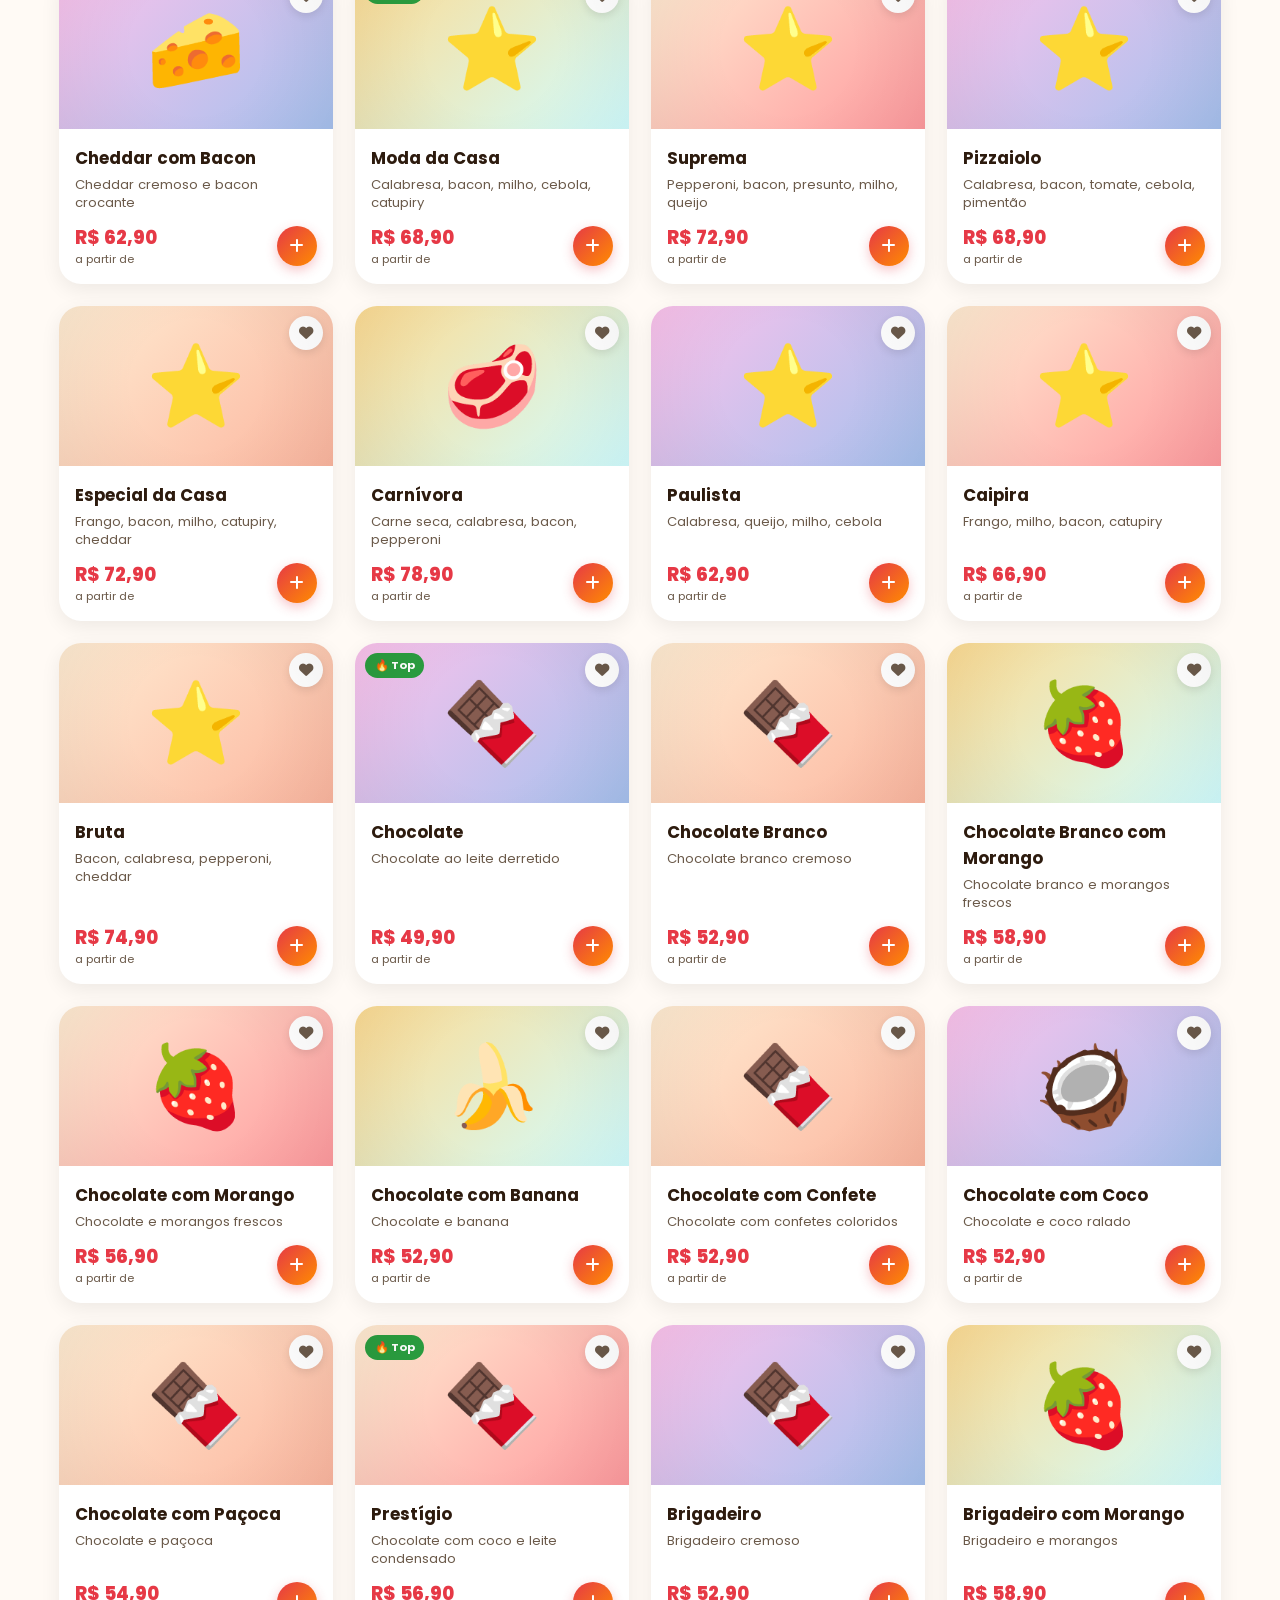
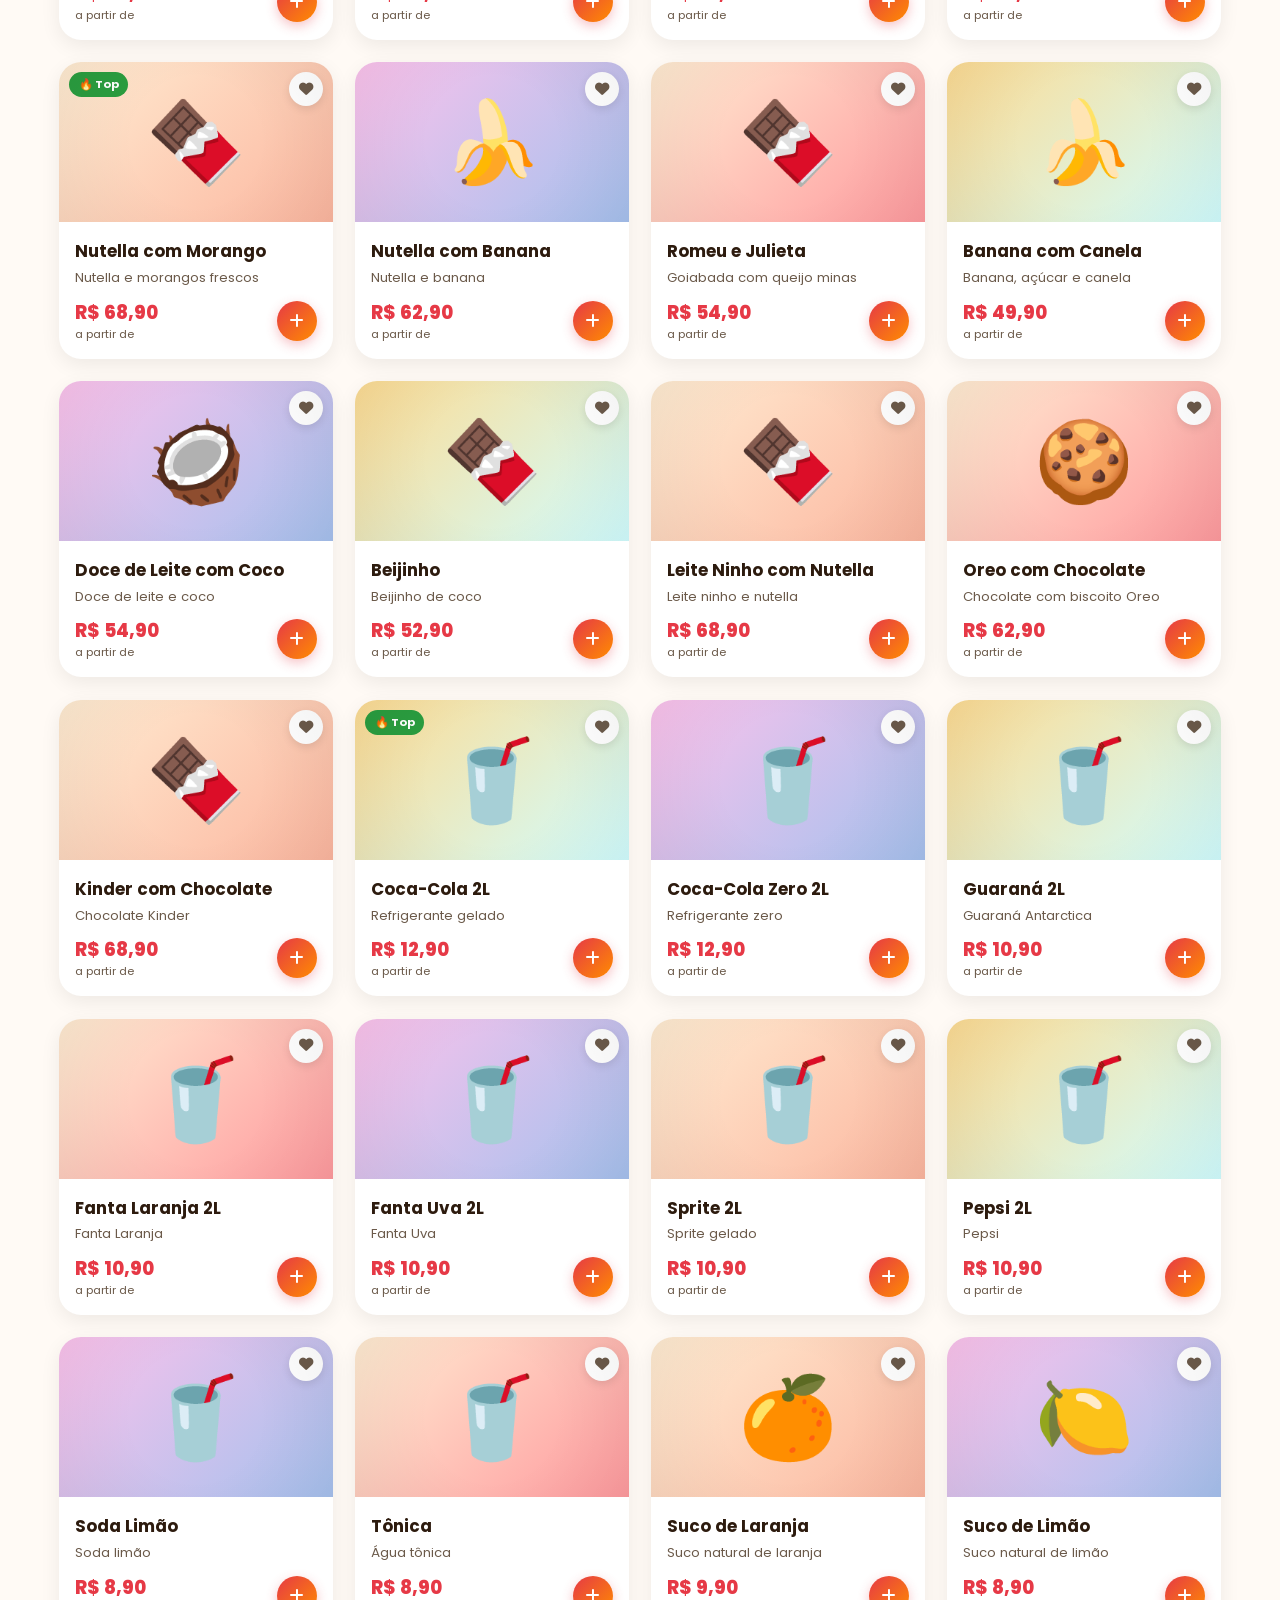
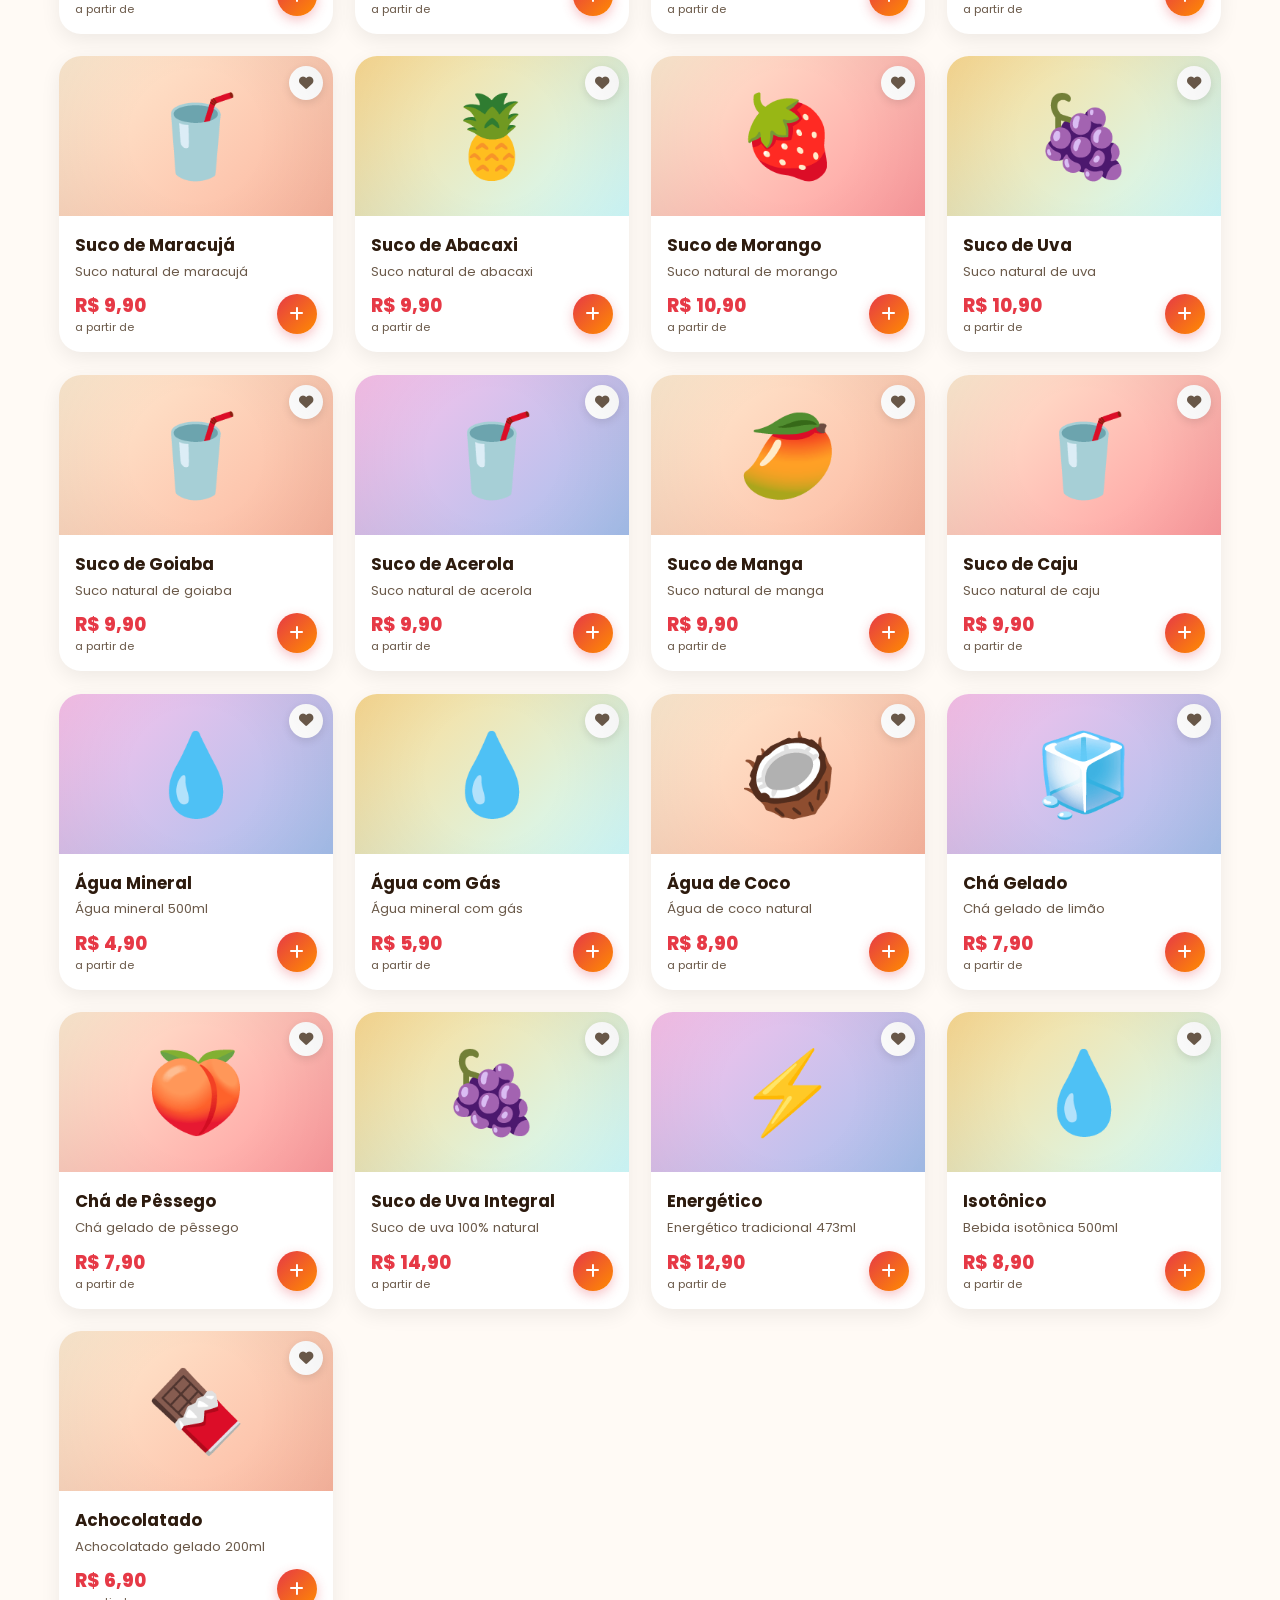
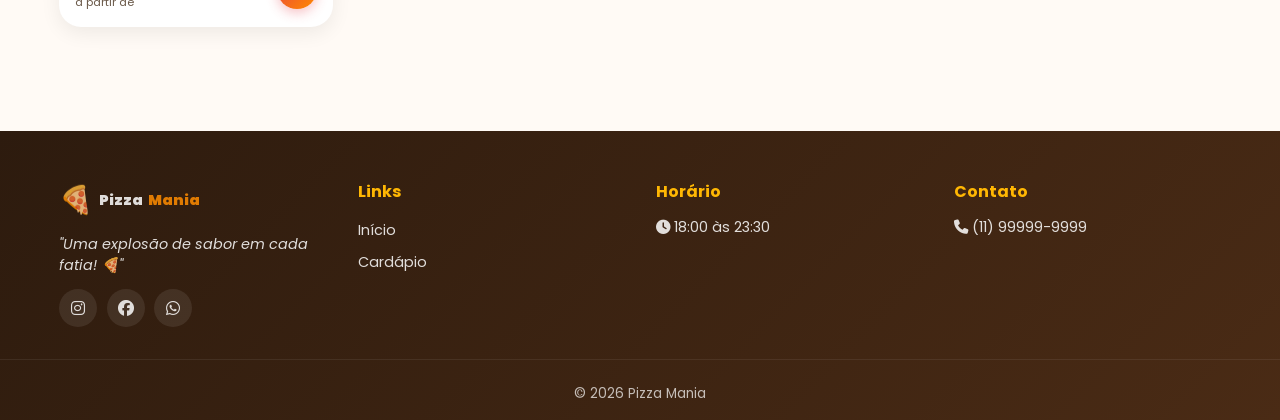
<file: checkout.html>
<!DOCTYPE html>
<html lang="pt-BR">
<head>
<meta charset="UTF-8">
<meta name="viewport" content="width=device-width, initial-scale=1.0">
<title>Checkout · Pizza Mania</title>
<link rel="stylesheet" href="css/style.css">
<link rel="stylesheet" href="https://cdnjs.cloudflare.com/ajax/libs/font-awesome/6.5.0/css/all.min.css">
<link href="https://fonts.googleapis.com/css2?family=Poppins:wght@300;400;600;700;900&display=swap" rel="stylesheet">
</head>
<body>

<header class="header">
  <div class="container nav-wrap">
    <a href="index.html" class="logo"><span>🍕</span> Pizza<span>Mania</span></a>
    <nav class="nav" id="nav">
      <a href="index.html"><i class="fas fa-home"></i> Início</a>
      <a href="cardapio.html"><i class="fas fa-pizza-slice"></i> Cardápio</a>
    </nav>
    <div class="nav-actions">
      <a href="carrinho.html" class="cart-btn"><i class="fas fa-shopping-cart"></i><span class="cart-count" id="cartCount">0</span></a>
    </div>
  </div>
</header>

<section class="page-header">
  <div class="container"><h1>💳 Finalizar Pedido</h1><p>Preencha seus dados para entrega</p></div>
</section>

<section class="section">
  <div class="container checkout-layout">
    <form class="checkout-form" id="formCheckout">
      <h3><i class="fas fa-user"></i> Dados Pessoais</h3>
      <div class="form-row">
        <div class="form-group"><label>Nome completo *</label><input type="text" id="nome" required></div>
        <div class="form-group"><label>Telefone *</label><input type="tel" id="telefone" required></div>
      </div>

      <h3><i class="fas fa-map-marker-alt"></i> Endereço de Entrega</h3>
      <div class="form-row">
        <div class="form-group"><label>CEP *</label><input type="text" id="cep" required></div>
        <div class="form-group"><label>Rua *</label><input type="text" id="rua" required></div>
      </div>
      <div class="form-row">
        <div class="form-group"><label>Número *</label><input type="text" id="numero" required></div>
        <div class="form-group"><label>Complemento</label><input type="text" id="complemento"></div>
      </div>
      <div class="form-row">
        <div class="form-group"><label>Bairro *</label><input type="text" id="bairro" required></div>
        <div class="form-group"><label>Cidade *</label><input type="text" id="cidade" required></div>
      </div>

      <h3><i class="fas fa-credit-card"></i> Forma de Pagamento</h3>
      <div class="pagamento-opcoes">
        <label><input type="radio" name="pag" value="Pix" checked><span>💠 Pix</span></label>
        <label><input type="radio" name="pag" value="Dinheiro"><span>💵 Dinheiro</span></label>
        <label><input type="radio" name="pag" value="Cartão de Crédito"><span>💳 Crédito</span></label>
        <label><input type="radio" name="pag" value="Cartão de Débito"><span>💳 Débito</span></label>
      </div>

      <div class="form-group" id="trocoBox" style="display:none">
        <label>Troco para quanto?</label>
        <input type="text" id="troco" placeholder="Ex: R$ 100,00">
      </div>
    </form>

    <aside class="checkout-resumo">
      <h3>Resumo do Pedido</h3>
      <div id="resumoItens"></div>
      <hr>
      <div class="resumo-item"><span>Subtotal</span><span id="coSub">R$ 0,00</span></div>
      <div class="resumo-item"><span>Entrega</span><span>R$ 8,00</span></div>
      <hr>
      <div class="resumo-total"><span>Total</span><strong id="coTotal">R$ 0,00</strong></div>
      <button class="btn btn-primary btn-block" id="btnConfirmar"><i class="fas fa-check-circle"></i> Confirmar Pedido 🍕</button>
    </aside>
  </div>
</section>

<footer class="footer"><div class="footer-bottom">© 2026 Pizza Mania</div></footer>

<script src="js/produtos.js"></script>
<script src="js/script.js"></script>
<script src="js/carrinho.js"></script>
<script src="js/checkout.js"></script>
</body>
</html>
</file>
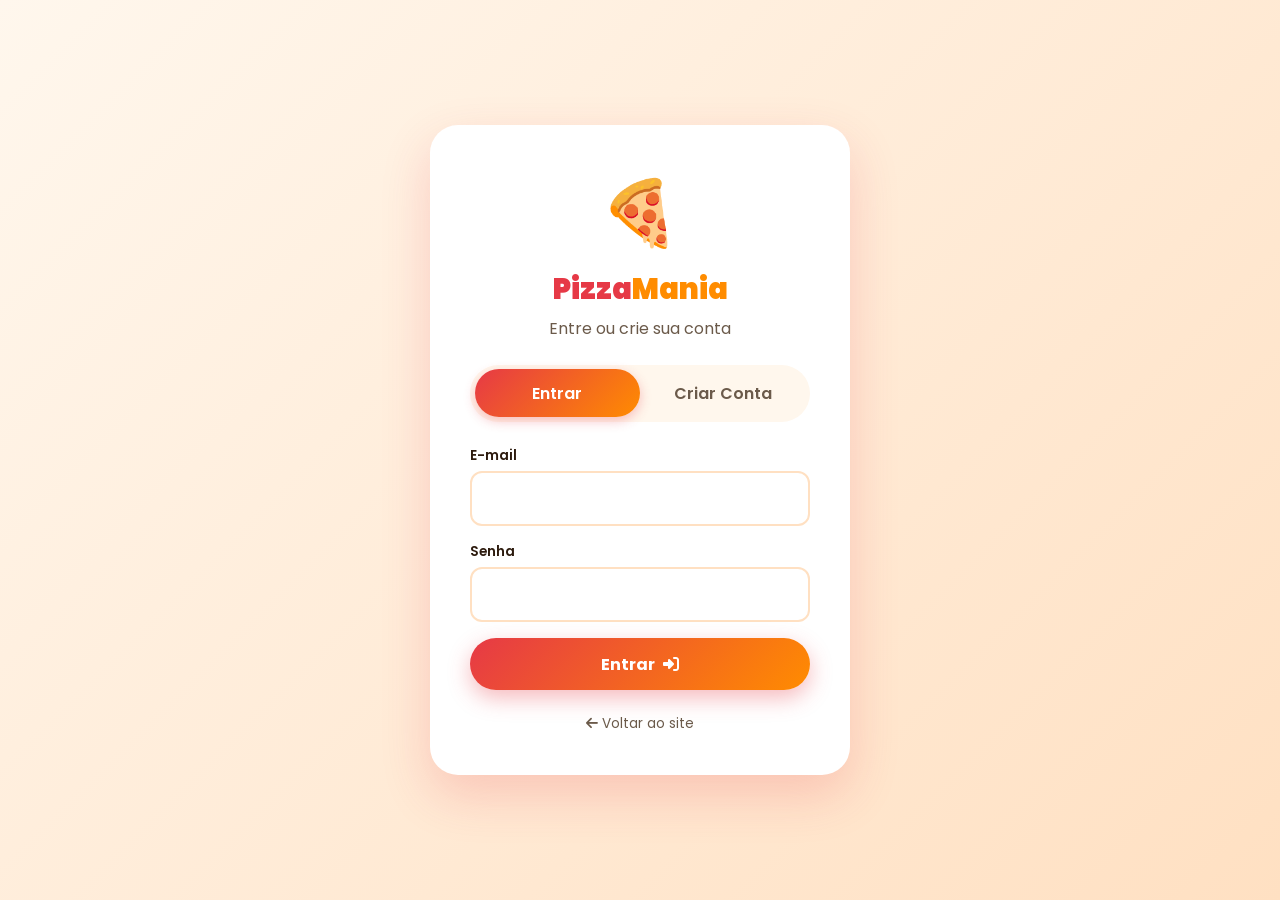
<file: login.html>
<!DOCTYPE html>
<html lang="pt-BR">
<head>
<meta charset="UTF-8">
<meta name="viewport" content="width=device-width, initial-scale=1.0">
<title>Login · Pizza Mania</title>
<link rel="stylesheet" href="css/style.css">
<link rel="stylesheet" href="https://cdnjs.cloudflare.com/ajax/libs/font-awesome/6.5.0/css/all.min.css">
<link href="https://fonts.googleapis.com/css2?family=Poppins:wght@300;400;600;700;900&display=swap" rel="stylesheet">
</head>
<body class="login-body">

<div class="login-wrap">
  <div class="login-card">
    <div class="login-logo">🍕</div>
    <h1>Pizza<span>Mania</span></h1>
    <p class="login-sub">Entre ou crie sua conta</p>

    <div class="tabs">
      <button class="tab active" data-tab="login">Entrar</button>
      <button class="tab" data-tab="cadastro">Criar Conta</button>
    </div>

    <form id="formLogin" class="tab-content active">
      <div class="form-group"><label>E-mail</label><input type="email" id="loginEmail" required></div>
      <div class="form-group"><label>Senha</label><input type="password" id="loginSenha" required></div>
      <button type="submit" class="btn btn-primary btn-block">Entrar <i class="fas fa-sign-in-alt"></i></button>
    </form>

    <form id="formCadastro" class="tab-content">
      <div class="form-group"><label>Nome</label><input type="text" id="cadNome" required></div>
      <div class="form-group"><label>E-mail</label><input type="email" id="cadEmail" required></div>
      <div class="form-group"><label>Senha</label><input type="password" id="cadSenha" required></div>
      <button type="submit" class="btn btn-primary btn-block">Criar Conta <i class="fas fa-user-plus"></i></button>
    </form>

    <a href="index.html" class="login-back"><i class="fas fa-arrow-left"></i> Voltar ao site</a>
  </div>
</div>

<script src="js/script.js"></script>
<script>
  document.querySelectorAll('.tab').forEach(t => t.addEventListener('click', () => {
    document.querySelectorAll('.tab').forEach(x => x.classList.remove('active'));
    document.querySelectorAll('.tab-content').forEach(x => x.classList.remove('active'));
    t.classList.add('active');
    document.getElementById('form' + t.dataset.tab.charAt(0).toUpperCase() + t.dataset.tab.slice(1)).classList.add('active');
  }));

  document.getElementById('formLogin').addEventListener('submit', e => {
    e.preventDefault();
    const email = document.getElementById('loginEmail').value;
    const users = JSON.parse(localStorage.getItem('pizzaUsers') || '[]');
    const u = users.find(x => x.email === email);
    if (u) { localStorage.setItem('pizzaUserLogado', JSON.stringify(u)); showToast('Bem-vindo, ' + u.nome + '! 🍕', 'success'); setTimeout(() => location.href='index.html', 1000); }
    else showToast('Usuário não encontrado. Crie uma conta.', 'error');
  });

  document.getElementById('formCadastro').addEventListener('submit', e => {
    e.preventDefault();
    const u = { nome: document.getElementById('cadNome').value, email: document.getElementById('cadEmail').value, senha: document.getElementById('cadSenha').value };
    const users = JSON.parse(localStorage.getItem('pizzaUsers') || '[]');
    users.push(u);
    localStorage.setItem('pizzaUsers', JSON.stringify(users));
    localStorage.setItem('pizzaUserLogado', JSON.stringify(u));
    showToast('Conta criada com sucesso! 🎉', 'success');
    setTimeout(() => location.href = 'index.html', 1000);
  });
</script>
</body>
</html>
</file>
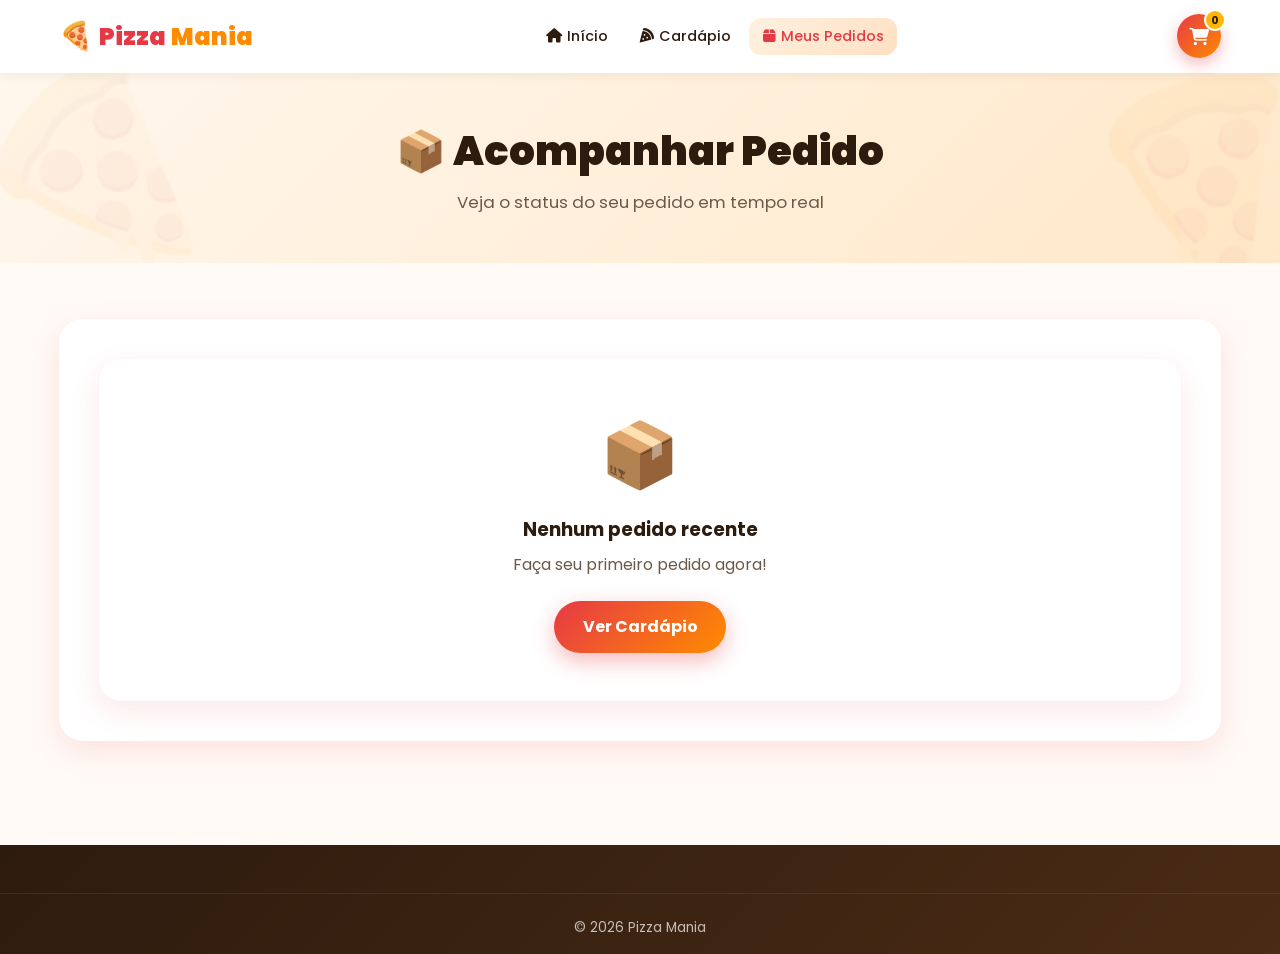
<file: pedido.html>
<!DOCTYPE html>
<html lang="pt-BR">
<head>
<meta charset="UTF-8">
<meta name="viewport" content="width=device-width, initial-scale=1.0">
<title>Meu Pedido · Pizza Mania</title>
<link rel="stylesheet" href="css/style.css">
<link rel="stylesheet" href="https://cdnjs.cloudflare.com/ajax/libs/font-awesome/6.5.0/css/all.min.css">
<link href="https://fonts.googleapis.com/css2?family=Poppins:wght@300;400;600;700;900&display=swap" rel="stylesheet">
</head>
<body>

<header class="header">
  <div class="container nav-wrap">
    <a href="index.html" class="logo"><span>🍕</span> Pizza<span>Mania</span></a>
    <nav class="nav" id="nav">
      <a href="index.html"><i class="fas fa-home"></i> Início</a>
      <a href="cardapio.html"><i class="fas fa-pizza-slice"></i> Cardápio</a>
      <a href="pedido.html" class="active"><i class="fas fa-box"></i> Meus Pedidos</a>
    </nav>
    <div class="nav-actions">
      <a href="carrinho.html" class="cart-btn"><i class="fas fa-shopping-cart"></i><span class="cart-count" id="cartCount">0</span></a>
    </div>
  </div>
</header>

<section class="page-header">
  <div class="container"><h1>📦 Acompanhar Pedido</h1><p>Veja o status do seu pedido em tempo real</p></div>
</section>

<section class="section">
  <div class="container">
    <div id="pedidoBox" class="pedido-box"></div>
  </div>
</section>

<footer class="footer"><div class="footer-bottom">© 2026 Pizza Mania</div></footer>

<script src="js/produtos.js"></script>
<script src="js/script.js"></script>
<script>
  const pedido = JSON.parse(localStorage.getItem('ultimoPedido') || 'null');

  if (!pedido) {
    document.getElementById('pedidoBox').innerHTML = `
      <div class="carrinho-vazio"><div style="font-size:4rem">📦</div>
      <h3>Nenhum pedido recente</h3><p>Faça seu primeiro pedido agora!</p>
      <a href="cardapio.html" class="btn btn-primary">Ver Cardápio</a></div>`;
  } else {
    const etapas = [
      { ico:'✅', label:'Pedido recebido', t:'19:00' },
      { ico:'🔄', label:'Em preparação', t:'19:02' },
      { ico:'🍕', label:'Pizza no forno', t:'19:05' },
      { ico:'🛵', label:'Saiu para entrega', t:'19:15' },
      { ico:'🏠', label:'Pedido entregue', t:'19:30' }
    ];
    document.getElementById('pedidoBox').innerHTML = `
      <div class="pedido-header">
        <div><h2>Pedido <span class="pedido-num">#${pedido.numero}</span></h2><p>Feito em ${pedido.data}</p></div>
        <span class="status-badge status-preparando">Em andamento</span>
      </div>
      <div class="timeline">
        ${etapas.map((e,i) => `
          <div class="tl-item ${i < 3 ? 'active' : ''}" data-i="${i}">
            <div class="tl-dot">${e.ico}</div>
            <div class="tl-info"><strong>${e.label}</strong><small>${e.t}</small></div>
          </div>
        `).join('')}
      </div>
      <div class="pedido-detalhes">
        <div><h4>Cliente</h4><p>${pedido.cliente}</p></div>
        <div><h4>Endereço</h4><p>${pedido.endereco}</p></div>
        <div><h4>Pagamento</h4><p>${pedido.pagamento}</p></div>
        <div><h4>Total</h4><p><strong>R$ ${pedido.total.toFixed(2).replace('.',',')}</strong></p></div>
      </div>
      <div class="pedido-itens"><h4>Itens</h4>${pedido.itens.map(i => `<div class="pedido-item"><span>${i.emoji||'🍕'} ${i.nome} × ${i.qtd}</span><span>R$ ${(i.preco*i.qtd).toFixed(2).replace('.',',')}</span></div>`).join('')}</div>
      <a href="index.html" class="btn btn-primary" style="margin-top:1.5rem">Voltar ao Início</a>
    `;

    // Avança a timeline simulando progresso
    let etapaAtual = 3;
    setInterval(() => {
      if (etapaAtual >= etapas.length) return;
      document.querySelectorAll('.tl-item')[etapaAtual].classList.add('active');
      etapaAtual++;
    }, 5000);
  }
</script>
</body>
</html>
</file>
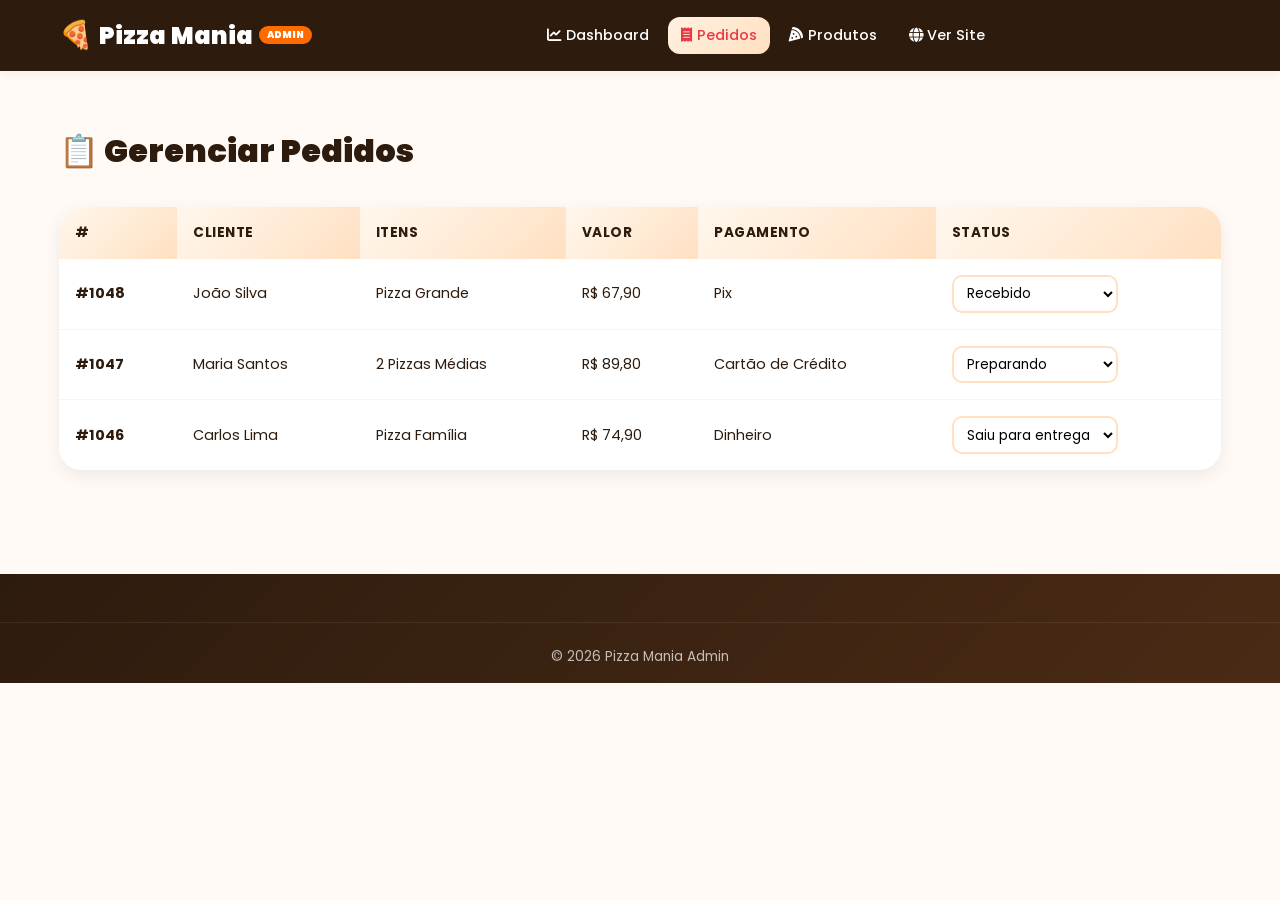
<file: pedidos-admin.html>
<!DOCTYPE html>
<html lang="pt-BR">
<head>
<meta charset="UTF-8">
<meta name="viewport" content="width=device-width, initial-scale=1.0">
<title>Pedidos Admin · Pizza Mania</title>
<link rel="stylesheet" href="css/style.css">
<link rel="stylesheet" href="https://cdnjs.cloudflare.com/ajax/libs/font-awesome/6.5.0/css/all.min.css">
<link href="https://fonts.googleapis.com/css2?family=Poppins:wght@300;400;600;700;900&display=swap" rel="stylesheet">
</head>
<body>

<header class="header admin-header">
  <div class="container nav-wrap">
    <a href="admin.html" class="logo"><span>🍕</span> Pizza<span>Mania</span> <small style="font-size:.6rem;background:#ff6b00;padding:2px 8px;border-radius:20px">ADMIN</small></a>
    <nav class="nav" id="nav">
      <a href="admin.html"><i class="fas fa-chart-line"></i> Dashboard</a>
      <a href="pedidos-admin.html" class="active"><i class="fas fa-receipt"></i> Pedidos</a>
      <a href="produtos-admin.html"><i class="fas fa-pizza-slice"></i> Produtos</a>
      <a href="index.html"><i class="fas fa-globe"></i> Ver Site</a>
    </nav>
    <div class="nav-actions"><button class="menu-toggle" id="menuToggle"><i class="fas fa-bars"></i></button></div>
  </div>
</header>

<section class="section">
  <div class="container">
    <h1 class="admin-title">📋 Gerenciar Pedidos</h1>
    <div class="tabela-wrap">
      <table class="tabela" id="tabelaPedidos">
        <thead><tr><th>#</th><th>Cliente</th><th>Itens</th><th>Valor</th><th>Pagamento</th><th>Status</th></tr></thead>
        <tbody></tbody>
      </table>
    </div>
  </div>
</section>

<footer class="footer"><div class="footer-bottom">© 2026 Pizza Mania Admin</div></footer>

<script src="js/produtos.js"></script>
<script src="js/script.js"></script>
<script src="js/admin.js"></script>
<script>renderTabelaPedidos();</script>
</body>
</html>
</file>
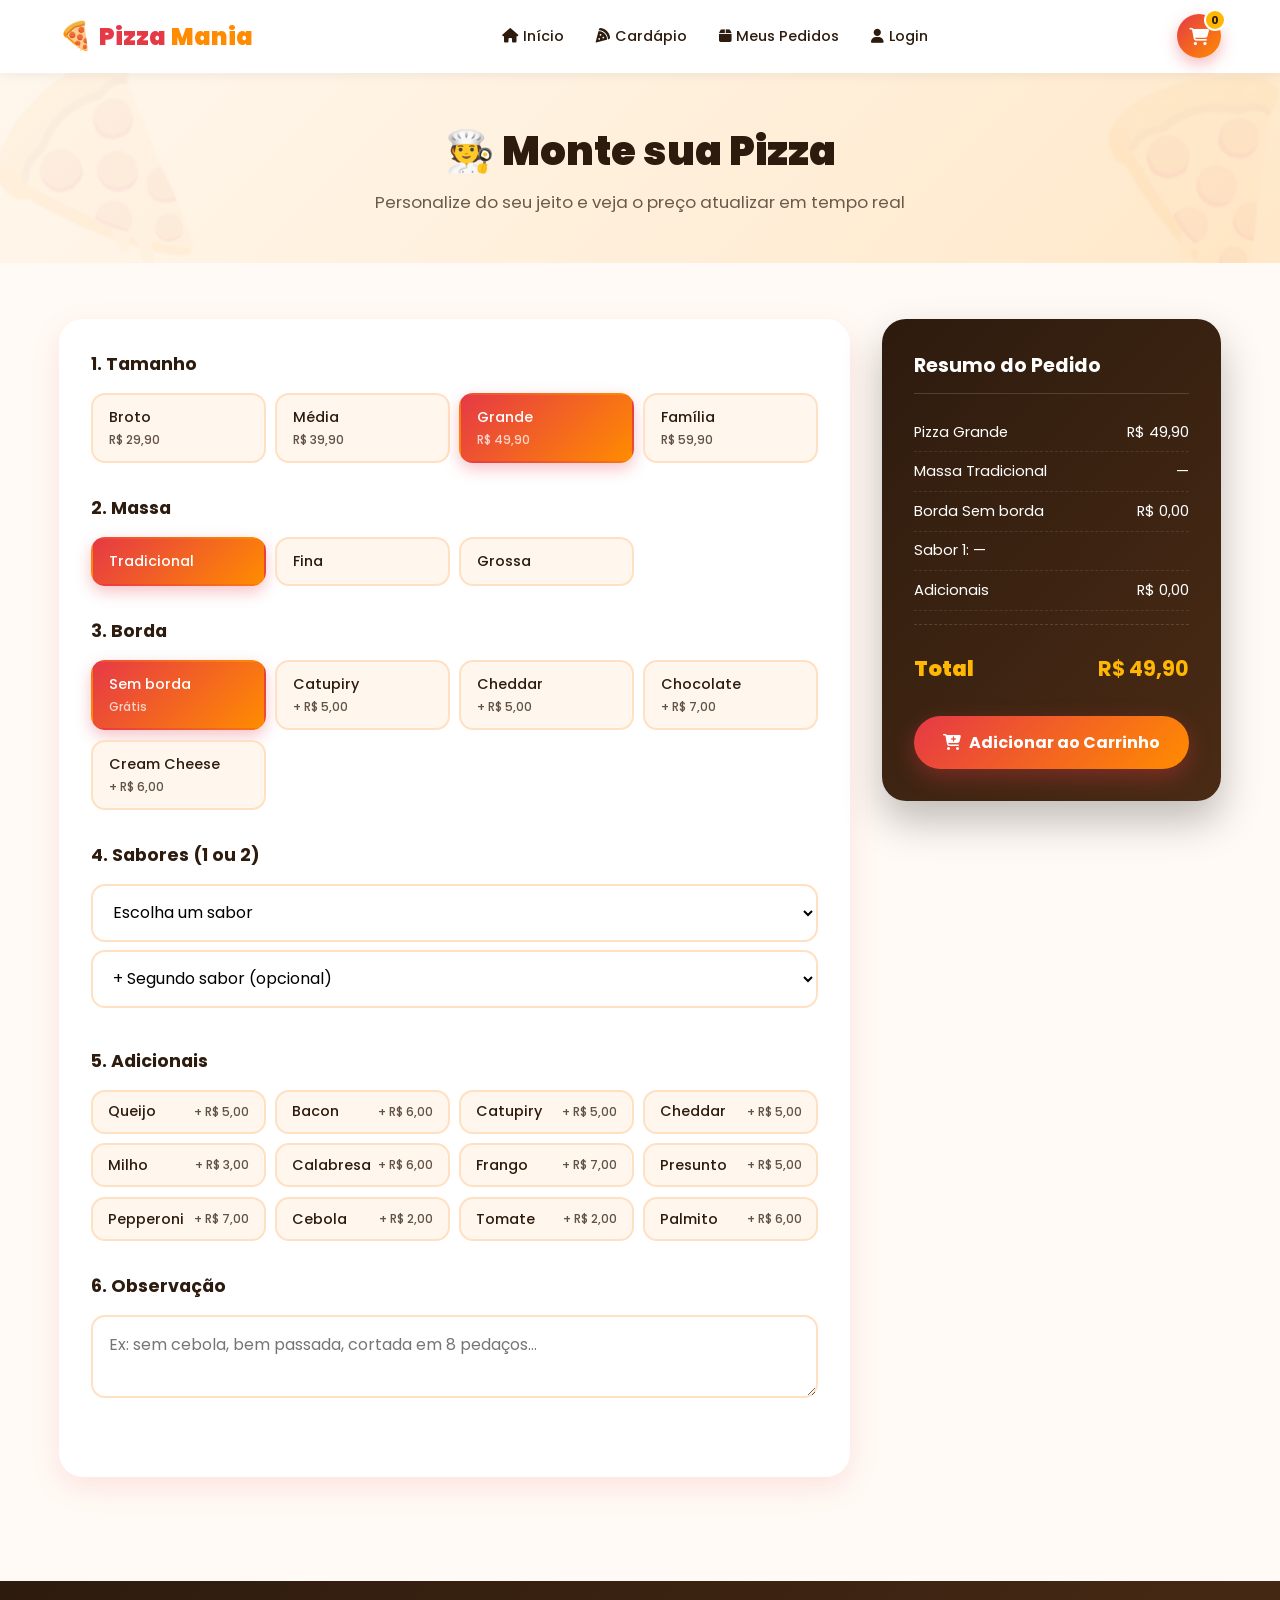
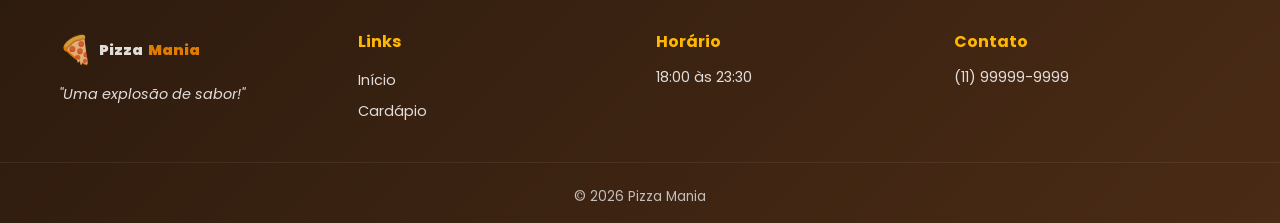
<file: pizza.html>
<!DOCTYPE html>
<html lang="pt-BR">
<head>
<meta charset="UTF-8">
<meta name="viewport" content="width=device-width, initial-scale=1.0">
<title>Personalize sua Pizza · Pizza Mania</title>
<link rel="stylesheet" href="css/style.css">
<link rel="stylesheet" href="https://cdnjs.cloudflare.com/ajax/libs/font-awesome/6.5.0/css/all.min.css">
<link href="https://fonts.googleapis.com/css2?family=Poppins:wght@300;400;600;700;900&display=swap" rel="stylesheet">
</head>
<body>

<header class="header">
  <div class="container nav-wrap">
    <a href="index.html" class="logo"><span>🍕</span> Pizza<span>Mania</span></a>
    <nav class="nav" id="nav">
      <a href="index.html"><i class="fas fa-home"></i> Início</a>
      <a href="cardapio.html"><i class="fas fa-pizza-slice"></i> Cardápio</a>
      <a href="pedido.html"><i class="fas fa-box"></i> Meus Pedidos</a>
      <a href="login.html"><i class="fas fa-user"></i> Login</a>
    </nav>
    <div class="nav-actions">
      <a href="carrinho.html" class="cart-btn"><i class="fas fa-shopping-cart"></i><span class="cart-count" id="cartCount">0</span></a>
      <button class="menu-toggle" id="menuToggle"><i class="fas fa-bars"></i></button>
    </div>
  </div>
</header>

<section class="page-header">
  <div class="container">
    <h1>🧑‍🍳 Monte sua Pizza</h1>
    <p>Personalize do seu jeito e veja o preço atualizar em tempo real</p>
  </div>
</section>

<section class="section">
  <div class="container pizza-builder">
    <div class="builder-form">
      <div class="builder-group">
        <h3>1. Tamanho</h3>
        <div class="opcoes" data-group="tamanho">
          <label><input type="radio" name="tamanho" value="broto" data-mult="0.6"><span>Broto</span><small>R$ 29,90</small></label>
          <label><input type="radio" name="tamanho" value="media" data-mult="0.8"><span>Média</span><small>R$ 39,90</small></label>
          <label><input type="radio" name="tamanho" value="grande" data-mult="1" checked><span>Grande</span><small>R$ 49,90</small></label>
          <label><input type="radio" name="tamanho" value="familia" data-mult="1.2"><span>Família</span><small>R$ 59,90</small></label>
        </div>
      </div>

      <div class="builder-group">
        <h3>2. Massa</h3>
        <div class="opcoes" data-group="massa">
          <label><input type="radio" name="massa" value="Tradicional" checked><span>Tradicional</span></label>
          <label><input type="radio" name="massa" value="Fina"><span>Fina</span></label>
          <label><input type="radio" name="massa" value="Grossa"><span>Grossa</span></label>
        </div>
      </div>

      <div class="builder-group">
        <h3>3. Borda</h3>
        <div class="opcoes" data-group="borda">
          <label><input type="radio" name="borda" value="Sem borda" data-preco="0" checked><span>Sem borda</span><small>Grátis</small></label>
          <label><input type="radio" name="borda" value="Catupiry" data-preco="5"><span>Catupiry</span><small>+ R$ 5,00</small></label>
          <label><input type="radio" name="borda" value="Cheddar" data-preco="5"><span>Cheddar</span><small>+ R$ 5,00</small></label>
          <label><input type="radio" name="borda" value="Chocolate" data-preco="7"><span>Chocolate</span><small>+ R$ 7,00</small></label>
          <label><input type="radio" name="borda" value="Cream Cheese" data-preco="6"><span>Cream Cheese</span><small>+ R$ 6,00</small></label>
        </div>
      </div>

      <div class="builder-group">
        <h3>4. Sabores (1 ou 2)</h3>
        <select id="sabor1" class="input-select"></select>
        <select id="sabor2" class="input-select"><option value="">+ Segundo sabor (opcional)</option></select>
      </div>

      <div class="builder-group">
        <h3>5. Adicionais</h3>
        <div class="adicionais" id="adicionais"></div>
      </div>

      <div class="builder-group">
        <h3>6. Observação</h3>
        <textarea id="observacao" placeholder="Ex: sem cebola, bem passada, cortada em 8 pedaços..."></textarea>
      </div>
    </div>

    <aside class="builder-resumo">
      <h3>Resumo do Pedido</h3>
      <div class="resumo-item"><span>Pizza <span id="rTamanho">Grande</span></span><span id="rBase">R$ 49,90</span></div>
      <div class="resumo-item"><span>Massa <span id="rMassa">Tradicional</span></span><span>—</span></div>
      <div class="resumo-item"><span>Borda <span id="rBorda">Sem borda</span></span><span id="rBordaPreco">R$ 0,00</span></div>
      <div class="resumo-item"><span>Sabor 1: <span id="rS1">—</span></span><span></span></div>
      <div class="resumo-item" id="linhaS2" style="display:none"><span>Sabor 2: <span id="rS2">—</span></span><span></span></div>
      <div class="resumo-item"><span>Adicionais</span><span id="rAdic">R$ 0,00</span></div>
      <hr>
      <div class="resumo-total"><span>Total</span><strong id="rTotal">R$ 49,90</strong></div>
      <button class="btn btn-primary btn-block" id="addAoCarrinho"><i class="fas fa-cart-plus"></i> Adicionar ao Carrinho</button>
    </aside>
  </div>
</section>

<footer class="footer">
  <div class="container footer-grid">
    <div><a href="index.html" class="logo"><span>🍕</span> Pizza<span>Mania</span></a><p class="footer-tag">"Uma explosão de sabor!"</p></div>
    <div><h4>Links</h4><ul><li><a href="index.html">Início</a></li><li><a href="cardapio.html">Cardápio</a></li></ul></div>
    <div><h4>Horário</h4><p>18:00 às 23:30</p></div>
    <div><h4>Contato</h4><p>(11) 99999-9999</p></div>
  </div>
  <div class="footer-bottom">© 2026 Pizza Mania</div>
</footer>

<script src="js/produtos.js"></script>
<script src="js/script.js"></script>
<script>
  const ADICIONAIS = [
    {nome:'Queijo', preco:5},{nome:'Bacon', preco:6},{nome:'Catupiry', preco:5},{nome:'Cheddar', preco:5},
    {nome:'Milho', preco:3},{nome:'Calabresa', preco:6},{nome:'Frango', preco:7},{nome:'Presunto', preco:5},
    {nome:'Pepperoni', preco:7},{nome:'Cebola', preco:2},{nome:'Tomate', preco:2},{nome:'Palmito', preco:6}
  ];

  // Popula sabores
  const sabores = PRODUTOS.filter(p => p.categoria !== 'bebidas');
  const sel1 = document.getElementById('sabor1');
  const sel2 = document.getElementById('sabor2');
  sel1.innerHTML = '<option value="">Escolha um sabor</option>' + sabores.map(s => `<option value="${s.id}">${s.nome}</option>`).join('');
  sel2.innerHTML = '<option value="">+ Segundo sabor (opcional)</option>' + sabores.map(s => `<option value="${s.id}">${s.nome}</option>`).join('');

  // Popula adicionais
  document.getElementById('adicionais').innerHTML = ADICIONAIS.map((a,i) => `
    <label class="check-item"><input type="checkbox" data-preco="${a.preco}" data-nome="${a.nome}"><span>${a.nome}</span><small>+ R$ ${a.preco.toFixed(2).replace('.',',')}</small></label>
  `).join('');

  function calcular() {
    const tamanho = document.querySelector('input[name="tamanho"]:checked');
    const mult = parseFloat(tamanho.dataset.mult);
    const base = 49.90 * mult;

    const borda = document.querySelector('input[name="borda"]:checked');
    const bordaPreco = parseFloat(borda.dataset.preco || 0);

    let adicPreco = 0;
    document.querySelectorAll('#adicionais input:checked').forEach(i => adicPreco += parseFloat(i.dataset.preco));

    const total = base + bordaPreco + adicPreco;

    document.getElementById('rTamanho').textContent = tamanho.parentElement.querySelector('span').textContent;
    document.getElementById('rBase').textContent = 'R$ ' + base.toFixed(2).replace('.',',');
    document.getElementById('rMassa').textContent = document.querySelector('input[name="massa"]:checked').value;
    document.getElementById('rBorda').textContent = borda.value;
    document.getElementById('rBordaPreco').textContent = 'R$ ' + bordaPreco.toFixed(2).replace('.',',');
    document.getElementById('rAdic').textContent = 'R$ ' + adicPreco.toFixed(2).replace('.',',');
    document.getElementById('rTotal').textContent = 'R$ ' + total.toFixed(2).replace('.',',');

    // Sabores
    const s1 = PRODUTOS.find(p => p.id == sel1.value);
    const s2 = PRODUTOS.find(p => p.id == sel2.value);
    document.getElementById('rS1').textContent = s1 ? s1.nome : '—';
    if (s2) { document.getElementById('linhaS2').style.display = 'flex'; document.getElementById('rS2').textContent = s2.nome; }
    else document.getElementById('linhaS2').style.display = 'none';

    return { total, tamanho, borda, s1, s2, base, bordaPreco, adicPreco };
  }

  document.querySelector('.pizza-builder').addEventListener('input', calcular);
  document.querySelector('.pizza-builder').addEventListener('change', calcular);
  calcular();

  document.getElementById('addAoCarrinho').addEventListener('click', () => {
    const c = calcular();
    if (!c.s1) { showToast('Escolha ao menos 1 sabor!', 'error'); return; }
    const adicionais = [...document.querySelectorAll('#adicionais input:checked')].map(i => i.dataset.nome);
    const item = {
      id: 'custom_' + Date.now(),
      nome: `Pizza ${c.tamanho.value} - ${c.s1.nome}${c.s2 ? ' + ' + c.s2.nome : ''}`,
      preco: c.total,
      qtd: 1,
      emoji: '🍕',
      obs: document.getElementById('observacao').value,
      detalhes: { massa: document.querySelector('input[name="massa"]:checked').value, borda: c.borda.value, adicionais }
    };
    addCarrinho(item);
    showToast('Pizza adicionada ao carrinho! 🍕', 'success');
    setTimeout(() => window.location.href = 'carrinho.html', 1000);
  });
</script>
</body>
</html>
</file>
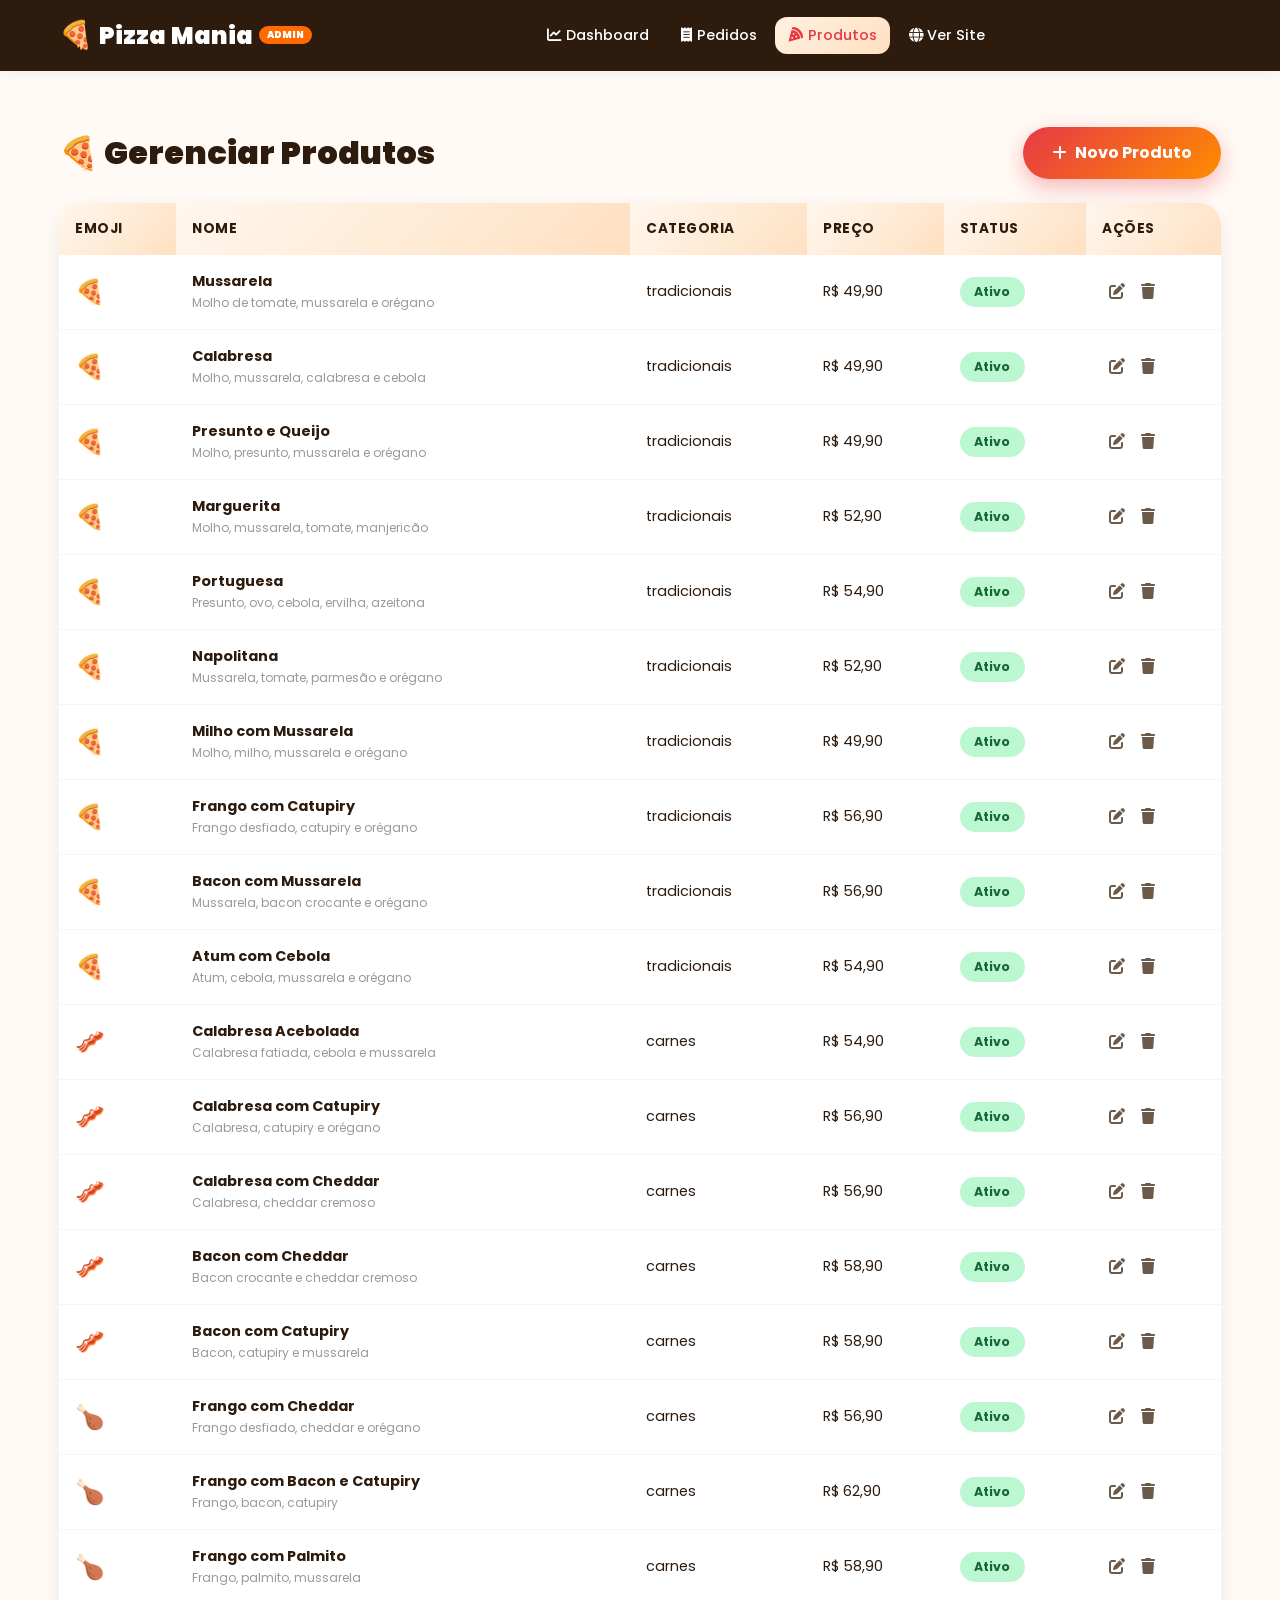
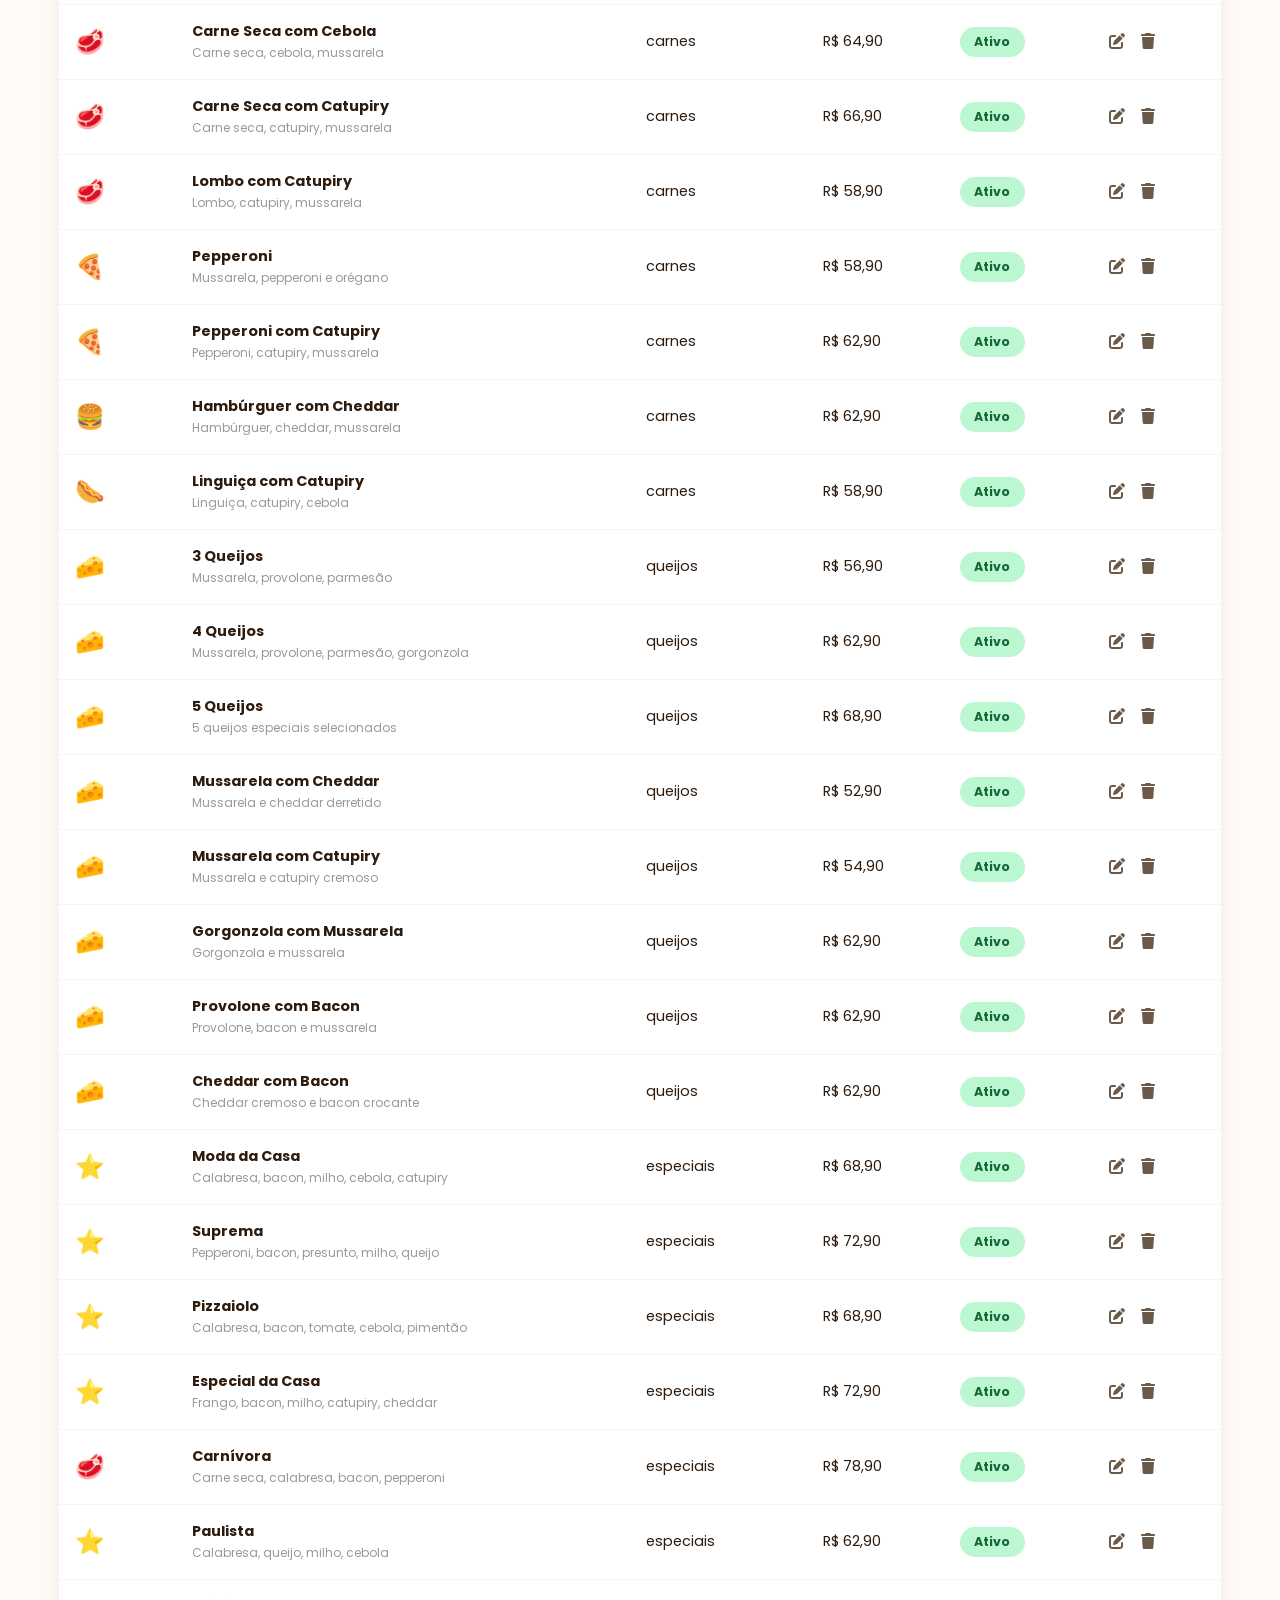
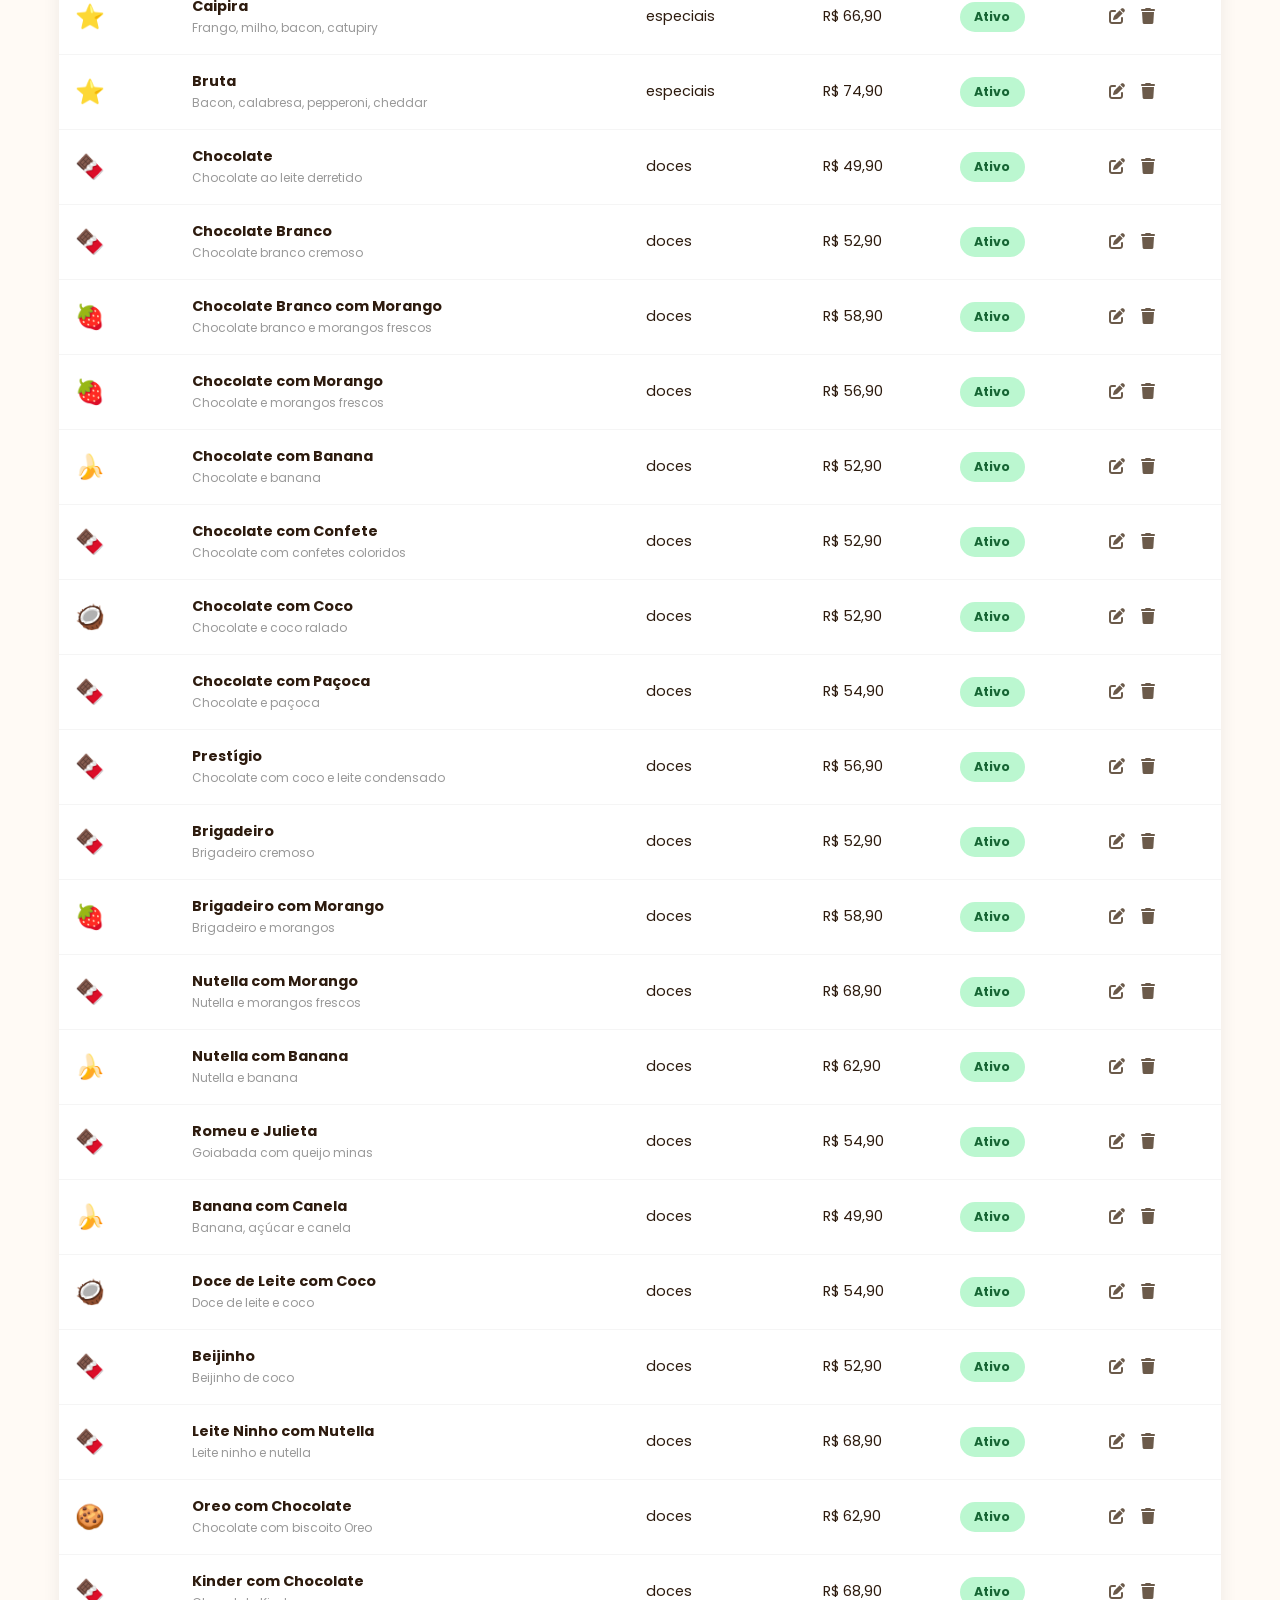
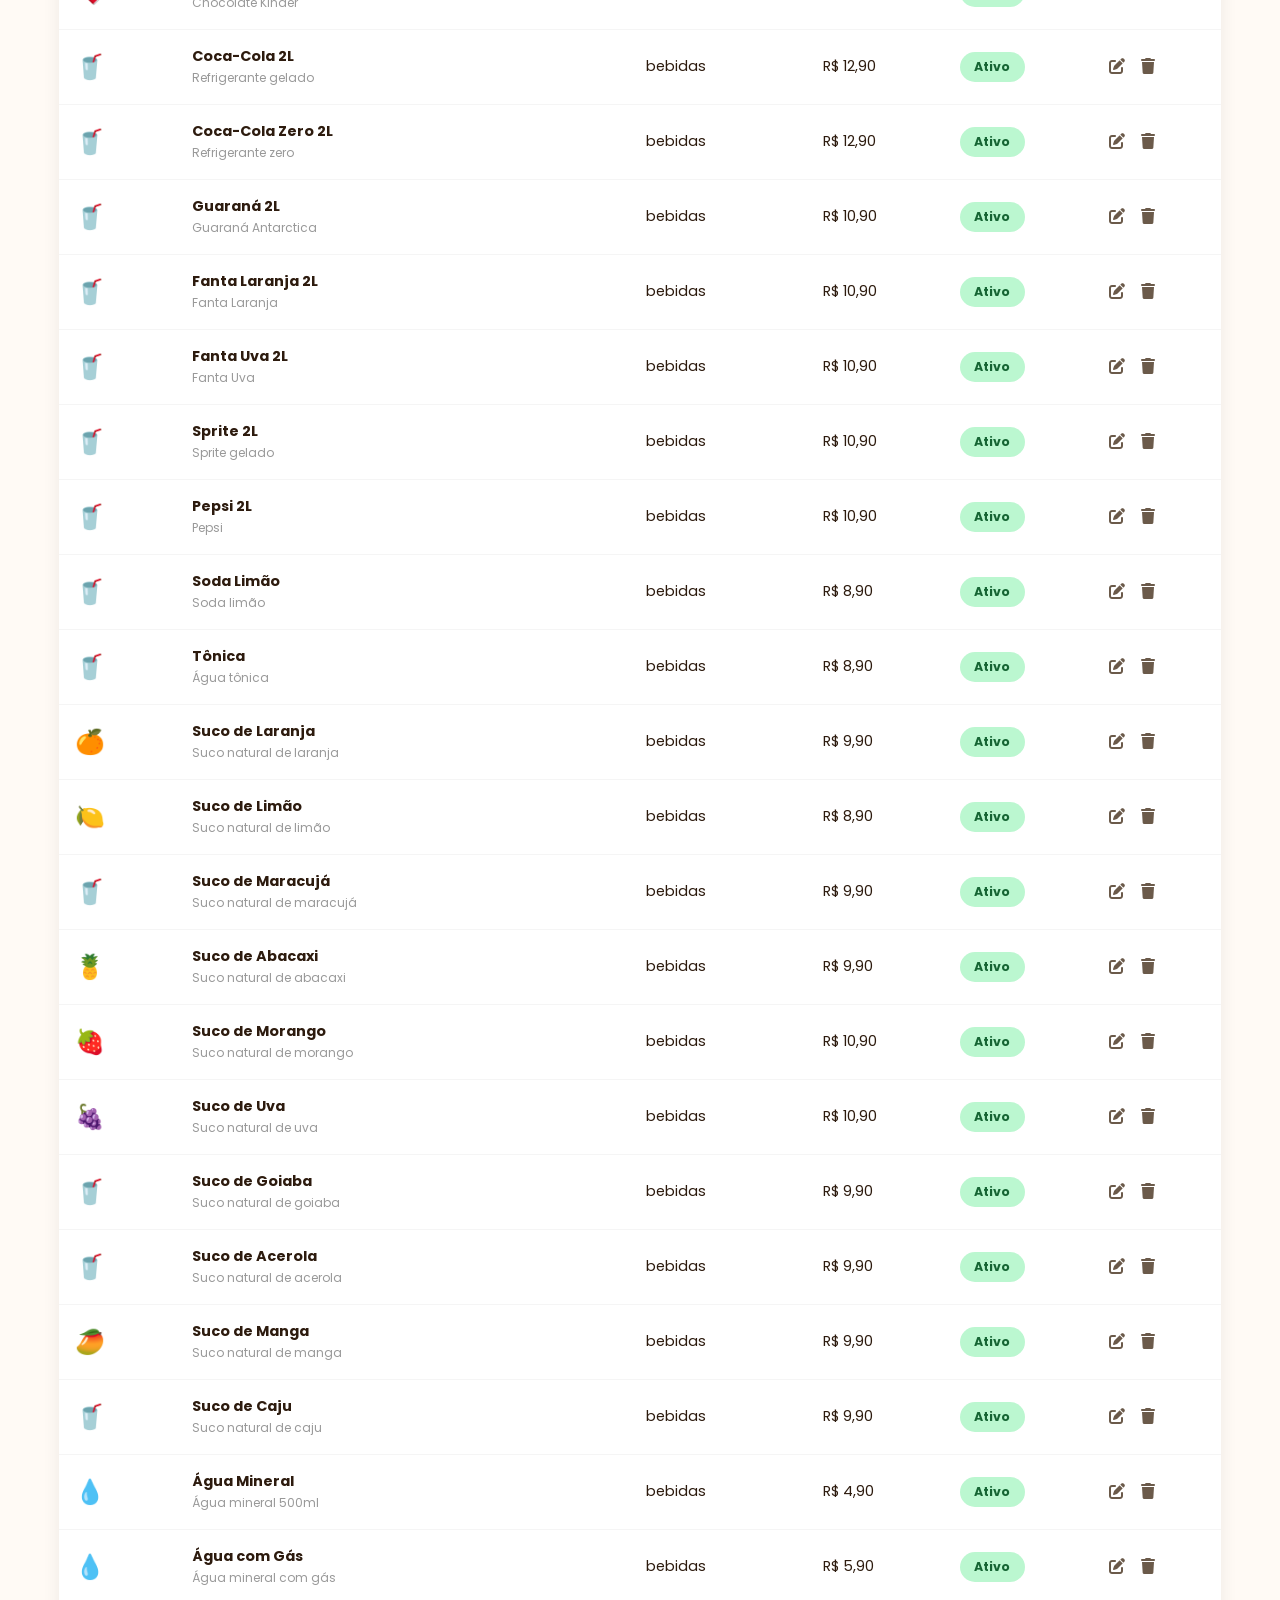
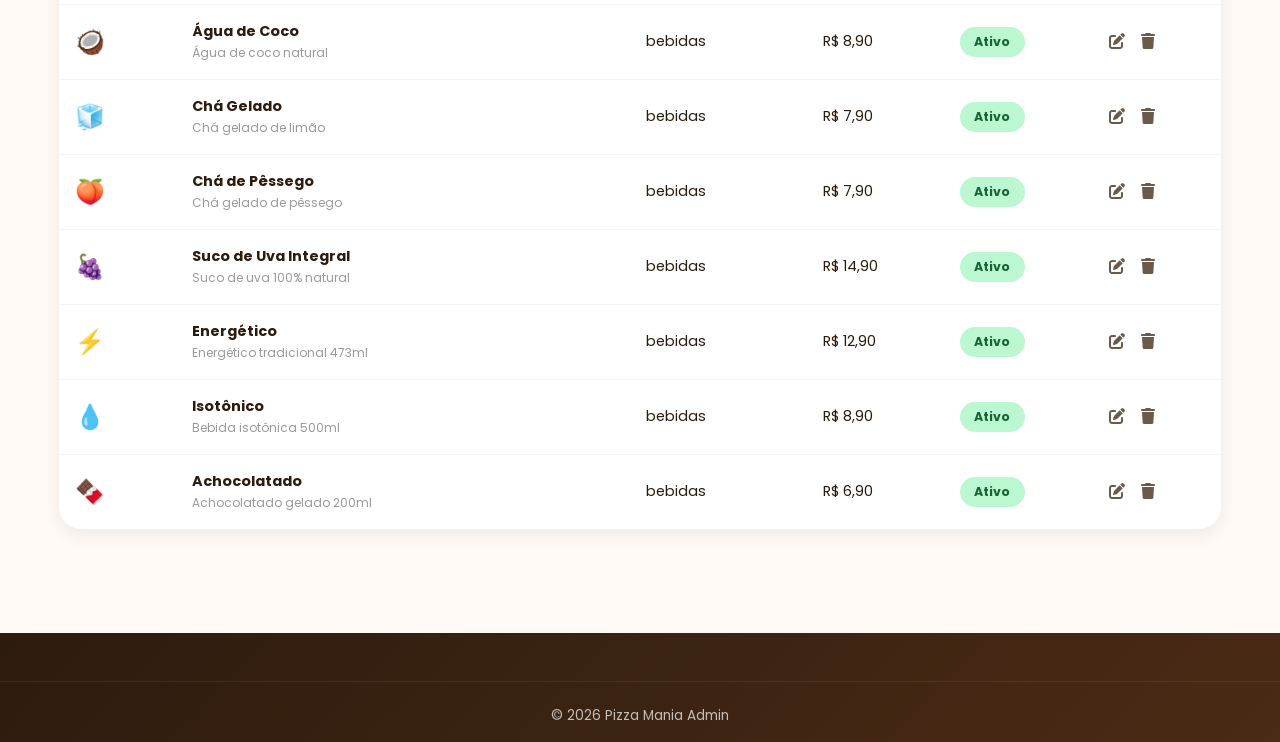
<file: produtos-admin.html>
<!DOCTYPE html>
<html lang="pt-BR">
<head>
<meta charset="UTF-8">
<meta name="viewport" content="width=device-width, initial-scale=1.0">
<title>Produtos Admin · Pizza Mania</title>
<link rel="stylesheet" href="css/style.css">
<link rel="stylesheet" href="https://cdnjs.cloudflare.com/ajax/libs/font-awesome/6.5.0/css/all.min.css">
<link href="https://fonts.googleapis.com/css2?family=Poppins:wght@300;400;600;700;900&display=swap" rel="stylesheet">
</head>
<body>

<header class="header admin-header">
  <div class="container nav-wrap">
    <a href="admin.html" class="logo"><span>🍕</span> Pizza<span>Mania</span> <small style="font-size:.6rem;background:#ff6b00;padding:2px 8px;border-radius:20px">ADMIN</small></a>
    <nav class="nav" id="nav">
      <a href="admin.html"><i class="fas fa-chart-line"></i> Dashboard</a>
      <a href="pedidos-admin.html"><i class="fas fa-receipt"></i> Pedidos</a>
      <a href="produtos-admin.html" class="active"><i class="fas fa-pizza-slice"></i> Produtos</a>
      <a href="index.html"><i class="fas fa-globe"></i> Ver Site</a>
    </nav>
    <div class="nav-actions"><button class="menu-toggle" id="menuToggle"><i class="fas fa-bars"></i></button></div>
  </div>
</header>

<section class="section">
  <div class="container">
    <div class="admin-topbar">
      <h1 class="admin-title">🍕 Gerenciar Produtos</h1>
      <button class="btn btn-primary" id="btnNovoProduto"><i class="fas fa-plus"></i> Novo Produto</button>
    </div>

    <div class="tabela-wrap">
      <table class="tabela" id="tabelaProdutos">
        <thead><tr><th>Emoji</th><th>Nome</th><th>Categoria</th><th>Preço</th><th>Status</th><th>Ações</th></tr></thead>
        <tbody></tbody>
      </table>
    </div>
  </div>
</section>

<!-- Modal -->
<div class="modal" id="modalProduto">
  <div class="modal-content">
    <h3 id="modalTitle">Novo Produto</h3>
    <div class="form-group"><label>Nome</label><input type="text" id="pNome"></div>
    <div class="form-group"><label>Descrição</label><input type="text" id="pDesc"></div>
    <div class="form-row">
      <div class="form-group"><label>Categoria</label>
        <select id="pCat">
          <option value="tradicionais">Tradicionais</option>
          <option value="especiais">Especiais</option>
          <option value="carnes">Carnes</option>
          <option value="queijos">Queijos</option>
          <option value="doces">Doces</option>
          <option value="bebidas">Bebidas</option>
        </select>
      </div>
      <div class="form-group"><label>Preço (base)</label><input type="number" step="0.01" id="pPreco"></div>
    </div>
    <div class="form-group"><label>Emoji</label><input type="text" id="pEmoji" maxlength="3" placeholder="🍕"></div>
    <div class="modal-actions">
      <button class="btn btn-outline" id="btnCancelar">Cancelar</button>
      <button class="btn btn-primary" id="btnSalvar">Salvar</button>
    </div>
  </div>
</div>

<footer class="footer"><div class="footer-bottom">© 2026 Pizza Mania Admin</div></footer>

<script src="js/produtos.js"></script>
<script src="js/script.js"></script>
<script src="js/admin.js"></script>
<script>initProdutosAdmin();</script>
</body>
</html>
</file>
<file: css/style.css>
/* ===== RESET ===== */
*{margin:0;padding:0;box-sizing:border-box}
html{scroll-behavior:smooth}
body{font-family:'Poppins',sans-serif;color:#2d1b0e;background:#fffaf5;overflow-x:hidden}
img{max-width:100%;display:block}
a{text-decoration:none;color:inherit}
button,input,select,textarea{font-family:inherit;font-size:1rem}
.container{max-width:1200px;margin:0 auto;padding:0 1.2rem}
:root{
  --red:#e63946;--orange:#ff8c00;--yellow:#ffb703;--green:#2a9d3f;
  --dark:#2d1b0e;--gray:#6b5a4a;--light:#fff7ed;
  --shadow:0 10px 30px rgba(230,57,70,.12);
}

/* ===== LOADING ===== */
.loading{position:fixed;inset:0;background:#fff;display:flex;align-items:center;justify-content:center;z-index:9999;transition:opacity .4s}
.loading.hide{opacity:0;pointer-events:none}
.pizza-loader{font-size:5rem;animation:spin 1.2s linear infinite}
@keyframes spin{100%{transform:rotate(360deg)}}

/* ===== HEADER ===== */
.header{background:#fff;position:sticky;top:0;z-index:100;box-shadow:0 2px 12px rgba(0,0,0,.06)}
.admin-header{background:#2d1b0e;color:#fff}
.admin-header .nav a{color:#fff}
.admin-header .logo{color:#fff}
.nav-wrap{display:flex;align-items:center;justify-content:space-between;padding:.9rem 1.2rem;gap:1rem}
.logo{font-size:1.5rem;font-weight:900;color:var(--red);display:flex;align-items:center;gap:.35rem;transition:transform .2s}
.logo:hover{transform:scale(1.05)}
.logo span:first-child{font-size:1.7rem}
.logo>span:last-child{color:var(--orange)}
.nav{display:flex;gap:.3rem;align-items:center;flex-wrap:wrap}
.nav a{padding:.5rem .85rem;border-radius:12px;font-weight:500;font-size:.9rem;color:var(--dark);transition:all .2s;display:flex;align-items:center;gap:.3rem}
.nav a:hover,.nav a.active{background:linear-gradient(135deg,#fff1e0,#ffe0c2);color:var(--red)}
.nav-actions{display:flex;align-items:center;gap:.6rem}
.cart-btn{position:relative;background:linear-gradient(135deg,var(--red),var(--orange));color:#fff;width:44px;height:44px;border-radius:50%;display:grid;place-items:center;font-size:1.1rem;box-shadow:0 6px 16px rgba(230,57,70,.35);transition:transform .2s}
.cart-btn:hover{transform:scale(1.1) rotate(-5deg)}
.cart-count{position:absolute;top:-5px;right:-5px;background:var(--yellow);color:var(--dark);font-size:.7rem;font-weight:700;width:22px;height:22px;border-radius:50%;display:grid;place-items:center;border:2px solid #fff}
.menu-toggle{display:none;background:none;border:none;font-size:1.4rem;cursor:pointer;color:var(--red)}

/* ===== HERO ===== */
.hero{background:linear-gradient(135deg,#fff7ed 0%,#ffe8c9 100%);padding:4rem 0 5rem;position:relative;overflow:hidden}
.hero::before{content:'';position:absolute;width:500px;height:500px;background:radial-gradient(circle,rgba(255,140,0,.25),transparent 70%);top:-200px;right:-100px;border-radius:50%}
.hero-wrap{display:grid;grid-template-columns:1.1fr .9fr;gap:2rem;align-items:center;position:relative}
.badge{display:inline-block;background:#fff;color:var(--red);font-weight:600;font-size:.85rem;padding:.4rem 1rem;border-radius:30px;box-shadow:0 4px 12px rgba(230,57,70,.15);margin-bottom:1rem}
.hero h1{font-size:3.2rem;font-weight:900;line-height:1.1;color:var(--dark);margin-bottom:1rem}
.hero h1 span{background:linear-gradient(135deg,var(--red),var(--orange));-webkit-background-clip:text;-webkit-text-fill-color:transparent}
.hero-text p{font-size:1.15rem;color:var(--gray);margin-bottom:1.8rem}
.hero-buttons{display:flex;gap:1rem;flex-wrap:wrap;margin-bottom:1.8rem}
.hero-info{display:flex;gap:2rem;font-size:.9rem;color:var(--gray)}
.hero-info i{color:var(--yellow)}

.hero-img{position:relative;display:grid;place-items:center}
.pizza-emoji{font-size:16rem;line-height:1;filter:drop-shadow(0 20px 40px rgba(230,57,70,.3));animation:float 3s ease-in-out infinite}
@keyframes float{0%,100%{transform:translateY(0) rotate(-5deg)}50%{transform:translateY(-20px) rotate(5deg)}}
.float-item{position:absolute;font-size:2.5rem;animation:floatItem 4s ease-in-out infinite}
.i1{top:10%;left:10%}.i2{top:20%;right:8%;animation-delay:.5s}.i3{bottom:15%;left:5%;animation-delay:1s}.i4{bottom:20%;right:12%;animation-delay:1.5s}
@keyframes floatItem{0%,100%{transform:translateY(0)}50%{transform:translateY(-15px)}}

/* ===== BUTTONS ===== */
.btn{display:inline-flex;align-items:center;justify-content:center;gap:.5rem;padding:.85rem 1.8rem;border-radius:50px;font-weight:700;font-size:1rem;cursor:pointer;border:none;transition:all .25s;text-decoration:none}
.btn-primary{background:linear-gradient(135deg,var(--red),var(--orange));color:#fff;box-shadow:0 8px 22px rgba(230,57,70,.35)}
.btn-primary:hover{transform:translateY(-3px);box-shadow:0 12px 30px rgba(230,57,70,.5)}
.btn-secondary{background:#fff;color:var(--red);box-shadow:0 8px 22px rgba(0,0,0,.08)}
.btn-secondary:hover{transform:translateY(-3px);background:var(--light)}
.btn-outline{background:transparent;color:var(--red);border:2px solid var(--red)}
.btn-outline:hover{background:var(--red);color:#fff}
.btn-block{width:100%}
.center-btn{text-align:center;margin-top:2rem}

/* ===== SECTIONS ===== */
.section{padding:3.5rem 0}
.bg-light{background:linear-gradient(180deg,#fffaf5,#fff1e0)}
.section-title{font-size:2rem;font-weight:800;color:var(--dark);margin-bottom:2rem;display:flex;align-items:center;gap:.5rem}
.section-title span{font-size:2rem}

/* ===== PRODUCT CARDS ===== */
.products-grid{display:grid;grid-template-columns:repeat(auto-fill,minmax(230px,1fr));gap:1.4rem}
.produto-card{background:#fff;border-radius:22px;overflow:hidden;box-shadow:0 6px 20px rgba(0,0,0,.07);transition:all .3s;cursor:pointer;position:relative;display:flex;flex-direction:column}
.produto-card:hover{transform:translateY(-8px);box-shadow:0 20px 40px rgba(230,57,70,.2)}
.produto-img{height:160px;background:linear-gradient(135deg,#ffecd2,#fcb69f);display:grid;place-items:center;font-size:5rem;position:relative;overflow:hidden}
.produto-card:nth-child(2n) .produto-img{background:linear-gradient(135deg,#fddb92,#d1fdff)}
.produto-card:nth-child(3n) .produto-img{background:linear-gradient(135deg,#fbc2eb,#a6c1ee)}
.produto-card:nth-child(5n) .produto-img{background:linear-gradient(135deg,#ffecd2,#ff9a9e)}
.produto-img::after{content:'';position:absolute;inset:0;background:radial-gradient(circle at 50% 50%,transparent 40%,rgba(0,0,0,.05))}
.produto-tag{position:absolute;top:10px;left:10px;background:var(--green);color:#fff;font-size:.7rem;font-weight:700;padding:.25rem .6rem;border-radius:20px}
.produto-fav{position:absolute;top:10px;right:10px;background:#fff;border:none;width:34px;height:34px;border-radius:50%;display:grid;place-items:center;cursor:pointer;font-size:.9rem;color:var(--gray);transition:all .2s;box-shadow:0 3px 8px rgba(0,0,0,.1)}
.produto-fav:hover{transform:scale(1.15);color:var(--red)}
.produto-fav.active{color:var(--red)}
.produto-info{padding:1rem;flex:1;display:flex;flex-direction:column}
.produto-info h3{font-size:1.05rem;font-weight:700;margin-bottom:.3rem;color:var(--dark)}
.produto-info p{font-size:.82rem;color:var(--gray);margin-bottom:.7rem;flex:1;line-height:1.4}
.produto-bottom{display:flex;align-items:center;justify-content:space-between;gap:.5rem}
.produto-preco{font-size:1.15rem;font-weight:800;color:var(--red)}
.produto-preco small{display:block;font-size:.7rem;color:var(--gray);font-weight:400}
.btn-add{background:linear-gradient(135deg,var(--red),var(--orange));color:#fff;border:none;width:40px;height:40px;border-radius:50%;cursor:pointer;font-size:1rem;display:grid;place-items:center;transition:all .2s;box-shadow:0 4px 12px rgba(230,57,70,.3)}
.btn-add:hover{transform:scale(1.15) rotate(90deg)}

/* ===== PROMO ===== */
.promo-banner{background:linear-gradient(135deg,var(--red),var(--orange));border-radius:28px;padding:2.5rem;display:grid;grid-template-columns:1.3fr .7fr;gap:1.5rem;align-items:center;color:#fff;position:relative;overflow:hidden;box-shadow:0 20px 40px rgba(230,57,70,.35)}
.promo-banner::before{content:'';position:absolute;width:300px;height:300px;background:rgba(255,255,255,.1);border-radius:50%;top:-100px;right:-50px}
.promo-tag{display:inline-block;background:rgba(255,255,255,.25);padding:.3rem .9rem;border-radius:20px;font-size:.85rem;font-weight:700;margin-bottom:.8rem}
.promo-content h2{font-size:2rem;font-weight:900;margin-bottom:.5rem}
.promo-content p{opacity:.95;margin-bottom:.5rem}
.promo-price{font-size:1.8rem;font-weight:900;margin:1rem 0}
.promo-price span{font-size:1rem;text-decoration:line-through;opacity:.7;font-weight:400;margin-left:.5rem}
.promo-banner .btn-primary{background:#fff;color:var(--red)}
.promo-img{font-size:7rem;text-align:center}

/* ===== WHY ===== */
.why{background:linear-gradient(180deg,#fff1e0,#fffaf5)}
.why-grid{display:grid;grid-template-columns:repeat(auto-fit,minmax(220px,1fr));gap:1.5rem}
.why-card{background:#fff;padding:2rem 1.5rem;border-radius:22px;text-align:center;box-shadow:0 6px 20px rgba(0,0,0,.06);transition:all .3s}
.why-card:hover{transform:translateY(-8px);box-shadow:0 20px 40px rgba(230,57,70,.15)}
.why-icon{font-size:3.2rem;margin-bottom:1rem}
.why-card h3{font-size:1.1rem;margin-bottom:.5rem;color:var(--dark)}
.why-card p{font-size:.9rem;color:var(--gray);line-height:1.5}

/* ===== PAGE HEADER ===== */
.page-header{background:linear-gradient(135deg,#fff7ed,#ffe8c9);padding:3rem 0;text-align:center;position:relative;overflow:hidden}
.page-header::before{content:'🍕';position:absolute;font-size:12rem;opacity:.06;left:-2rem;top:50%;transform:translateY(-50%) rotate(-15deg)}
.page-header::after{content:'🍕';position:absolute;font-size:12rem;opacity:.06;right:-2rem;top:50%;transform:translateY(-50%) rotate(15deg)}
.page-header h1{font-size:2.5rem;font-weight:900;color:var(--dark);margin-bottom:.5rem}
.page-header p{color:var(--gray);font-size:1.05rem}

/* ===== CARDAPIO ===== */
.cardapio-toolbar{display:flex;gap:1rem;margin-bottom:1.5rem;flex-wrap:wrap}
.search-box{flex:1;min-width:220px;position:relative}
.search-box i{position:absolute;left:1rem;top:50%;transform:translateY(-50%);color:var(--gray)}
.search-box input{width:100%;padding:.9rem 1rem .9rem 2.8rem;border:2px solid #ffe0c2;border-radius:50px;background:#fff;outline:none;transition:border .2s}
.search-box input:focus{border-color:var(--orange)}
.ordenar{padding:.9rem 1.5rem;border:2px solid #ffe0c2;border-radius:50px;background:#fff;outline:none;cursor:pointer;font-weight:600;color:var(--dark)}
.filtros{display:flex;gap:.6rem;margin-bottom:2rem;flex-wrap:wrap}
.filtro{padding:.55rem 1.2rem;border:2px solid #ffe0c2;background:#fff;border-radius:50px;cursor:pointer;font-weight:600;color:var(--dark);transition:all .2s;font-size:.9rem}
.filtro:hover{border-color:var(--orange);color:var(--orange)}
.filtro.active{background:linear-gradient(135deg,var(--red),var(--orange));color:#fff;border-color:transparent;box-shadow:0 6px 16px rgba(230,57,70,.3)}
.sem-resultados{text-align:center;padding:4rem 1rem;font-size:1.2rem;color:var(--gray)}

/* ===== PIZZA BUILDER ===== */
.pizza-builder{display:grid;grid-template-columns:1.4fr .6fr;gap:2rem;align-items:start}
.builder-form{background:#fff;padding:2rem;border-radius:24px;box-shadow:var(--shadow)}
.builder-group{margin-bottom:2rem}
.builder-group h3{font-size:1.1rem;font-weight:700;margin-bottom:1rem;color:var(--dark);display:flex;align-items:center;gap:.4rem}
.opcoes{display:grid;grid-template-columns:repeat(auto-fill,minmax(140px,1fr));gap:.6rem}
.opcoes label{background:#fff7ed;border:2px solid #ffe0c2;border-radius:14px;padding:.75rem 1rem;cursor:pointer;transition:all .2s;font-weight:500;display:flex;flex-direction:column;gap:.2rem;font-size:.9rem}
.opcoes label:hover{border-color:var(--orange)}
.opcoes input{display:none}
.opcoes input:checked+span+.opcoes label{background:red}
.opcoes label:has(input:checked){background:linear-gradient(135deg,var(--red),var(--orange));color:#fff;border-color:transparent;box-shadow:0 6px 16px rgba(230,57,70,.3)}
.opcoes label small{font-size:.75rem;opacity:.75}
.input-select,.builder-group textarea{width:100%;padding:.9rem 1rem;border:2px solid #ffe0c2;border-radius:14px;outline:none;transition:border .2s;margin-bottom:.5rem;background:#fff}
.input-select:focus,.builder-group textarea:focus{border-color:var(--orange)}
.builder-group textarea{min-height:80px;resize:vertical}
.adicionais{display:grid;grid-template-columns:repeat(auto-fill,minmax(150px,1fr));gap:.6rem}
.check-item{background:#fff7ed;border:2px solid #ffe0c2;border-radius:14px;padding:.6rem .9rem;cursor:pointer;transition:all .2s;display:flex;align-items:center;justify-content:space-between;font-size:.9rem;font-weight:500}
.check-item:has(input:checked){background:linear-gradient(135deg,var(--red),var(--orange));color:#fff;border-color:transparent}
.check-item input{display:none}
.check-item small{font-size:.75rem;opacity:.75}

.builder-resumo{background:linear-gradient(135deg,#2d1b0e,#4a2b15);color:#fff;padding:2rem;border-radius:24px;position:sticky;top:90px;box-shadow:0 20px 40px rgba(0,0,0,.25)}
.builder-resumo h3{font-size:1.2rem;font-weight:700;margin-bottom:1.2rem;border-bottom:1px solid rgba(255,255,255,.15);padding-bottom:.8rem}
.resumo-item{display:flex;justify-content:space-between;padding:.55rem 0;font-size:.92rem;border-bottom:1px dashed rgba(255,255,255,.1)}
.resumo-item:last-of-type{border:none}
.resumo-total{display:flex;justify-content:space-between;align-items:center;font-size:1.3rem;font-weight:900;padding:1rem 0;color:var(--yellow)}
.builder-resumo hr{border:none;border-top:1px dashed rgba(255,255,255,.15);margin:.8rem 0}
.builder-resumo .btn{margin-top:1rem}

/* ===== CARRINHO ===== */
.carrinho-layout{display:grid;grid-template-columns:1.4fr .6fr;gap:2rem;align-items:start}
.carrinho-itens{display:flex;flex-direction:column;gap:1rem}
.carrinho-item{background:#fff;padding:1rem;border-radius:18px;display:grid;grid-template-columns:70px 1fr auto auto auto;gap:1rem;align-items:center;box-shadow:0 4px 14px rgba(0,0,0,.06);transition:all .2s}
.carrinho-item:hover{box-shadow:0 8px 22px rgba(230,57,70,.15)}
.ci-img{width:70px;height:70px;background:linear-gradient(135deg,#ffecd2,#fcb69f);border-radius:14px;display:grid;place-items:center;font-size:2.2rem}
.ci-info h4{font-size:1rem;margin-bottom:.2rem;color:var(--dark)}
.ci-info small{display:block;font-size:.75rem;color:var(--gray);margin-bottom:.2rem}
.ci-preco{font-weight:700;color:var(--red);font-size:.9rem}
.ci-qtd{display:flex;align-items:center;gap:.4rem;background:#fff7ed;padding:.3rem;border-radius:50px}
.ci-qtd button{background:#fff;border:none;width:30px;height:30px;border-radius:50%;cursor:pointer;font-size:.8rem;color:var(--red);box-shadow:0 2px 6px rgba(0,0,0,.08);transition:all .15s}
.ci-qtd button:hover{background:var(--red);color:#fff}
.ci-qtd span{font-weight:700;min-width:20px;text-align:center}
.ci-subtotal{font-weight:900;color:var(--red);font-size:1.05rem;white-space:nowrap}
.ci-remove{background:transparent;border:none;color:var(--gray);cursor:pointer;font-size:1rem;padding:.5rem}
.ci-remove:hover{color:var(--red)}

.carrinho-resumo,.checkout-resumo{background:#fff;padding:1.8rem;border-radius:22px;position:sticky;top:90px;box-shadow:var(--shadow)}
.carrinho-resumo h3,.checkout-resumo h3{margin-bottom:1rem;font-size:1.15rem}
.carrinho-resumo hr,.checkout-resumo hr{border:none;border-top:1px dashed #eee;margin:.8rem 0}
.carrinho-resumo .resumo-item,.checkout-resumo .resumo-item{display:flex;justify-content:space-between;padding:.5rem 0;font-size:.95rem}
.carrinho-resumo .resumo-total,.checkout-resumo .resumo-total{display:flex;justify-content:space-between;font-size:1.3rem;font-weight:900;color:var(--red);padding:.7rem 0}
.btn-limpar{background:transparent;border:none;color:var(--gray);cursor:pointer;width:100%;padding:.6rem;margin-top:.8rem;font-size:.9rem;text-decoration:underline}
.btn-limpar:hover{color:var(--red)}
.carrinho-vazio{background:#fff;padding:3rem 2rem;text-align:center;border-radius:22px;box-shadow:var(--shadow)}
.carrinho-vazio h3{margin:.8rem 0 .5rem}
.carrinho-vazio p{color:var(--gray);margin-bottom:1.5rem}

/* ===== CHECKOUT ===== */
.checkout-layout{display:grid;grid-template-columns:1.3fr .7fr;gap:2rem;align-items:start}
.checkout-form{background:#fff;padding:2rem;border-radius:22px;box-shadow:var(--shadow)}
.checkout-form h3{font-size:1.1rem;font-weight:700;margin:1.5rem 0 1rem;color:var(--dark);display:flex;align-items:center;gap:.4rem}
.checkout-form h3:first-child{margin-top:0}
.form-row{display:grid;grid-template-columns:1fr 1fr;gap:1rem}
.form-group{margin-bottom:1rem}
.form-group label{display:block;font-size:.85rem;font-weight:600;margin-bottom:.35rem;color:var(--dark)}
.form-group input,.form-group select,.form-group textarea{width:100%;padding:.8rem 1rem;border:2px solid #ffe0c2;border-radius:12px;outline:none;transition:border .2s;background:#fff}
.form-group input:focus,.form-group select:focus,.form-group textarea:focus{border-color:var(--orange)}
.pagamento-opcoes{display:grid;grid-template-columns:repeat(auto-fill,minmax(140px,1fr));gap:.6rem;margin-bottom:1rem}
.pagamento-opcoes label{background:#fff7ed;border:2px solid #ffe0c2;border-radius:14px;padding:.8rem 1rem;cursor:pointer;text-align:center;font-weight:600;transition:all .2s}
.pagamento-opcoes label:has(input:checked){background:linear-gradient(135deg,var(--red),var(--orange));color:#fff;border-color:transparent}
.pagamento-opcoes input{display:none}
.checkout-resumo .pedido-mini{display:flex;justify-content:space-between;padding:.4rem 0;font-size:.9rem;color:var(--gray)}

/* ===== PEDIDO / TIMELINE ===== */
.pedido-box{background:#fff;padding:2.5rem;border-radius:24px;box-shadow:var(--shadow)}
.pedido-header{display:flex;justify-content:space-between;align-items:center;margin-bottom:2rem;flex-wrap:wrap;gap:1rem}
.pedido-num{color:var(--red);font-weight:900}
.pedido-header p{color:var(--gray);font-size:.9rem}
.timeline{margin:2rem 0;display:flex;flex-direction:column;gap:.3rem;position:relative;padding-left:1rem}
.tl-item{display:flex;align-items:center;gap:1rem;padding:1rem;border-radius:14px;background:#f9f5f0;opacity:.5;transition:all .4s;position:relative}
.tl-item.active{opacity:1;background:linear-gradient(135deg,#fff1e0,#ffe0c2)}
.tl-item.active .tl-dot{transform:scale(1.15);box-shadow:0 0 0 4px rgba(255,140,0,.25)}
.tl-dot{width:52px;height:52px;background:#fff;border-radius:50%;display:grid;place-items:center;font-size:1.6rem;transition:all .4s;box-shadow:0 4px 12px rgba(0,0,0,.08)}
.tl-info{display:flex;flex-direction:column}
.tl-info strong{font-size:1rem;color:var(--dark)}
.tl-info small{font-size:.8rem;color:var(--gray)}
.pedido-detalhes{display:grid;grid-template-columns:repeat(auto-fit,minmax(150px,1fr));gap:1.5rem;padding:1.5rem;background:#fff7ed;border-radius:18px;margin-bottom:1.5rem}
.pedido-detalhes h4{font-size:.8rem;text-transform:uppercase;color:var(--gray);margin-bottom:.3rem;letter-spacing:.5px}
.pedido-detalhes p{font-weight:600;color:var(--dark)}
.pedido-itens h4{margin-bottom:.8rem}
.pedido-item{display:flex;justify-content:space-between;padding:.6rem 0;border-bottom:1px dashed #eee;font-size:.95rem}
.status-badge{display:inline-block;padding:.35rem .9rem;border-radius:20px;font-size:.78rem;font-weight:700}
.status-recebido{background:#dbeafe;color:#1e40af}
.status-preparando{background:#fed7aa;color:#9a3412}
.status-entrega{background:#c7d2fe;color:#3730a3}
.status-entregue{background:#bbf7d0;color:#166534}

/* ===== LOGIN ===== */
.login-body{min-height:100vh;display:grid;place-items:center;background:linear-gradient(135deg,#fff7ed,#ffe0c2);padding:1rem}
.login-wrap{width:100%;max-width:420px}
.login-card{background:#fff;padding:2.5rem;border-radius:28px;box-shadow:0 20px 50px rgba(230,57,70,.2);text-align:center}
.login-logo{font-size:4rem;margin-bottom:.5rem;animation:float 3s ease-in-out infinite}
.login-card h1{font-size:1.8rem;font-weight:900;color:var(--red);margin-bottom:.3rem}
.login-card h1 span{color:var(--orange)}
.login-sub{color:var(--gray);margin-bottom:1.5rem}
.tabs{display:flex;background:#fff7ed;border-radius:50px;padding:.3rem;margin-bottom:1.5rem}
.tab{flex:1;background:transparent;border:none;padding:.7rem;border-radius:50px;font-weight:600;cursor:pointer;color:var(--gray);transition:all .2s}
.tab.active{background:linear-gradient(135deg,var(--red),var(--orange));color:#fff;box-shadow:0 4px 12px rgba(230,57,70,.3)}
.tab-content{display:none;text-align:left}
.tab-content.active{display:block}
.login-back{display:inline-block;margin-top:1.5rem;color:var(--gray);font-size:.85rem}
.login-back:hover{color:var(--red)}

/* ===== ADMIN ===== */
.admin-title{font-size:2rem;font-weight:900;color:var(--dark);margin-bottom:2rem}
.admin-cards{display:grid;grid-template-columns:repeat(auto-fit,minmax(220px,1fr));gap:1.2rem;margin-bottom:2rem}
.admin-card{background:#fff;padding:1.5rem;border-radius:20px;display:flex;align-items:center;gap:1rem;box-shadow:0 6px 18px rgba(0,0,0,.07);transition:all .3s}
.admin-card:hover{transform:translateY(-5px);box-shadow:0 12px 28px rgba(230,57,70,.15)}
.ac-icon{width:60px;height:60px;border-radius:18px;display:grid;place-items:center;font-size:1.8rem;color:#fff}
.admin-card p{color:var(--gray);font-size:.85rem}
.admin-card h2{font-size:1.5rem;font-weight:900;color:var(--dark)}
.admin-grid{display:grid;grid-template-columns:1.3fr .7fr;gap:1.5rem;margin-bottom:2rem}
.admin-box{background:#fff;padding:1.8rem;border-radius:22px;box-shadow:0 6px 18px rgba(0,0,0,.07);margin-bottom:1.5rem}
.admin-box h3{margin-bottom:1.2rem;font-size:1.1rem}
.chart{display:flex;align-items:flex-end;gap:1rem;height:200px;padding:1rem;background:#fff7ed;border-radius:14px}
.bar{flex:1;background:linear-gradient(180deg,var(--orange),var(--red));border-radius:8px 8px 0 0;position:relative;transition:all .3s;min-height:20px}
.bar:hover{filter:brightness(1.1);transform:scaleY(1.05)}
.bar span{position:absolute;bottom:-22px;left:50%;transform:translateX(-50%);font-size:.75rem;font-weight:600;color:var(--gray)}
.top-list{list-style:none}
.top-list li{display:flex;justify-content:space-between;padding:.7rem 0;border-bottom:1px dashed #eee;font-size:.95rem}
.top-list li:last-child{border:none}
.top-list strong{color:var(--red)}
.admin-topbar{display:flex;justify-content:space-between;align-items:center;flex-wrap:wrap;gap:1rem;margin-bottom:1.5rem}
.admin-topbar .admin-title{margin:0}

/* ===== TABELA ===== */
.tabela-wrap{background:#fff;border-radius:22px;overflow:hidden;box-shadow:0 6px 18px rgba(0,0,0,.07);overflow-x:auto}
.tabela{width:100%;border-collapse:collapse;min-width:600px}
.tabela th{background:linear-gradient(135deg,#fff7ed,#ffe0c2);padding:1rem;text-align:left;font-size:.85rem;font-weight:700;color:var(--dark);text-transform:uppercase;letter-spacing:.5px}
.tabela td{padding:1rem;border-bottom:1px solid #f5f5f5;font-size:.9rem}
.tabela tr:last-child td{border:none}
.tabela tr:hover{background:#fff7ed}
.tabela select{padding:.4rem .6rem;border:2px solid #ffe0c2;border-radius:10px;font-size:.85rem;outline:none;background:#fff}
.tabela .acao-btn{background:transparent;border:none;cursor:pointer;font-size:1rem;padding:.4rem;color:var(--gray);transition:color .2s}
.tabela .acao-btn:hover{color:var(--red)}

/* ===== MODAL ===== */
.modal{display:none;position:fixed;inset:0;background:rgba(0,0,0,.6);z-index:1000;align-items:center;justify-content:center;padding:1rem}
.modal.active{display:flex}
.modal-content{background:#fff;padding:2rem;border-radius:22px;width:100%;max-width:500px;animation:modalIn .3s}
@keyframes modalIn{from{transform:scale(.9);opacity:0}to{transform:scale(1);opacity:1}}
.modal-content h3{margin-bottom:1.5rem;font-size:1.2rem}
.modal-actions{display:flex;gap:.8rem;justify-content:flex-end;margin-top:1rem}

/* ===== FOOTER ===== */
.footer{background:linear-gradient(135deg,#2d1b0e,#4a2b15);color:#fff;padding:3rem 0 1rem;margin-top:3rem}
.footer-grid{display:grid;grid-template-columns:repeat(auto-fit,minmax(200px,1fr));gap:2rem;margin-bottom:2rem}
.footer h4{margin-bottom:.8rem;color:var(--yellow);font-size:1rem}
.footer ul{list-style:none}
.footer ul li{margin-bottom:.4rem}
.footer a{opacity:.85;transition:opacity .2s;font-size:.9rem}
.footer a:hover{opacity:1;color:var(--yellow)}
.footer p{font-size:.9rem;opacity:.85;margin-bottom:.3rem}
.footer .logo{color:#fff}
.footer-tag{font-style:italic;margin:.8rem 0;font-size:.9rem;opacity:.85}
.socials{display:flex;gap:.6rem;margin-top:.8rem}
.socials a{width:38px;height:38px;background:rgba(255,255,255,.1);border-radius:50%;display:grid;place-items:center;transition:all .2s;font-size:1rem}
.socials a:hover{background:var(--red);transform:translateY(-3px)}
.footer-bottom{text-align:center;padding-top:1.5rem;border-top:1px solid rgba(255,255,255,.1);font-size:.85rem;opacity:.7}

/* ===== BACK TO TOP ===== */
.back-to-top{position:fixed;bottom:1.5rem;right:1.5rem;width:48px;height:48px;background:linear-gradient(135deg,var(--red),var(--orange));color:#fff;border:none;border-radius:50%;cursor:pointer;font-size:1.1rem;box-shadow:0 8px 20px rgba(230,57,70,.4);opacity:0;visibility:hidden;transition:all .3s;z-index:99}
.back-to-top.show{opacity:1;visibility:visible}
.back-to-top:hover{transform:translateY(-5px) scale(1.05)}

/* ===== TOAST ===== */
.toast{position:fixed;top:1.5rem;right:1.5rem;background:#fff;padding:1rem 1.5rem;border-radius:14px;box-shadow:0 10px 30px rgba(0,0,0,.15);display:flex;align-items:center;gap:.7rem;font-weight:600;z-index:9999;transform:translateX(400px);transition:transform .3s;border-left:5px solid var(--green);max-width:320px}
.toast.show{transform:translateX(0)}
.toast.error{border-color:var(--red)}
.toast.info{border-color:var(--orange)}

/* ===== RESPONSIVE ===== */
@media(max-width:900px){
  .hero-wrap{grid-template-columns:1fr;text-align:center}
  .hero h1{font-size:2.3rem}
  .hero-buttons,.hero-info{justify-content:center}
  .pizza-emoji{font-size:10rem}
  .promo-banner{grid-template-columns:1fr;text-align:center}
  .promo-img{font-size:5rem}
  .pizza-builder,.carrinho-layout,.checkout-layout,.admin-grid{grid-template-columns:1fr}
  .builder-resumo,.carrinho-resumo,.checkout-resumo{position:static}
}
@media(max-width:768px){
  .menu-toggle{display:block}
  .nav{position:fixed;top:70px;left:0;right:0;background:#fff;flex-direction:column;padding:1rem;box-shadow:0 10px 20px rgba(0,0,0,.1);transform:translateY(-150%);transition:transform .3s;z-index:99}
  .nav.open{transform:translateY(0)}
  .nav a{width:100%;padding:.9rem}
  .section{padding:2.5rem 0}
  .section-title{font-size:1.5rem}
  .page-header h1{font-size:1.8rem}
  .form-row{grid-template-columns:1fr}
  .carrinho-item{grid-template-columns:60px 1fr;grid-template-areas:"img info" "qtd sub" "remove remove";gap:.6rem}
  .ci-img{grid-area:img;width:60px;height:60px;font-size:1.8rem}
  .ci-info{grid-area:info}
  .ci-qtd{grid-area:qtd;justify-self:start}
  .ci-subtotal{grid-area:sub;justify-self:end}
  .ci-remove{grid-area:remove;justify-self:end}
  .toast{right:1rem;left:1rem;max-width:none}
}
@media(max-width:480px){
  .hero h1{font-size:1.8rem}
  .hero-buttons .btn{width:100%}
  .products-grid{grid-template-columns:repeat(auto-fill,minmax(160px,1fr))}
  .produto-img{height:120px;font-size:3.5rem}
  .pedido-box{padding:1.5rem}
  .modal-content{padding:1.5rem}
  .admin-cards{grid-template-columns:1fr}
  .opcoes{grid-template-columns:1fr 1fr}
}
</file>
